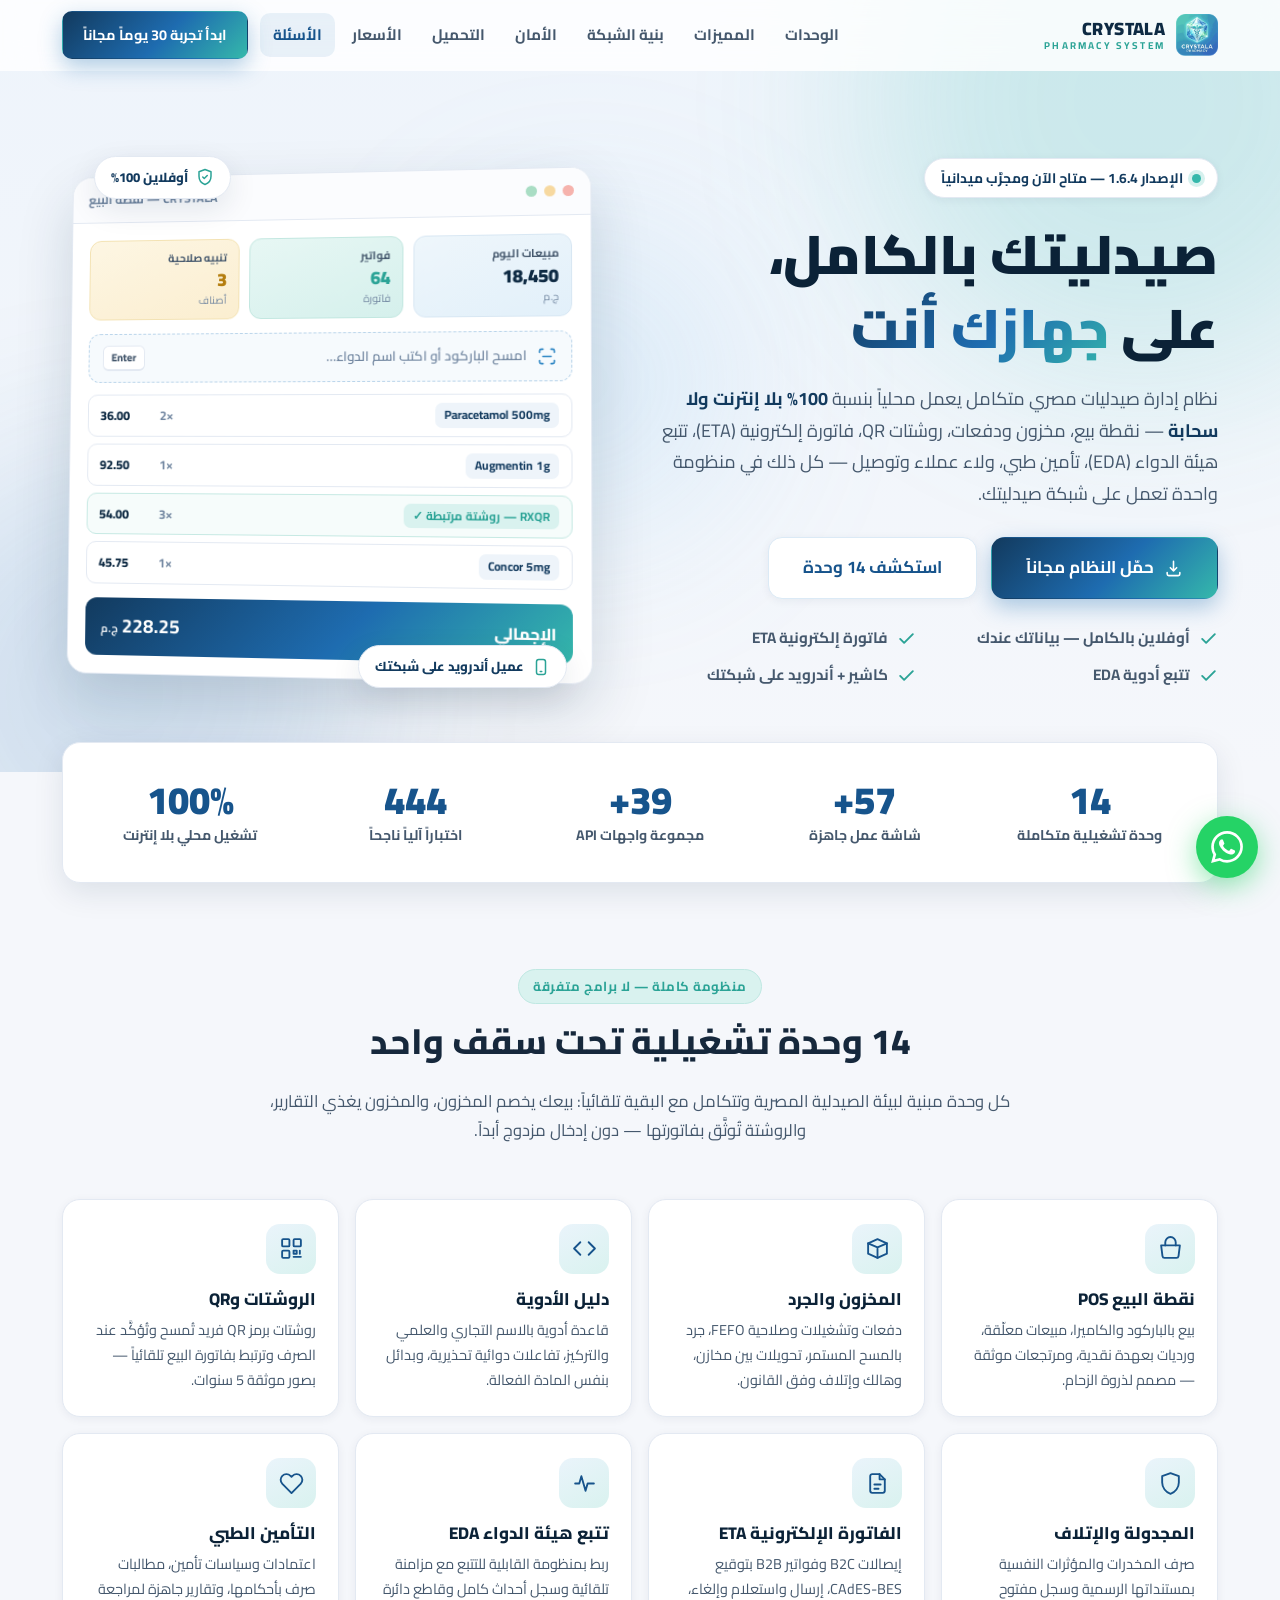
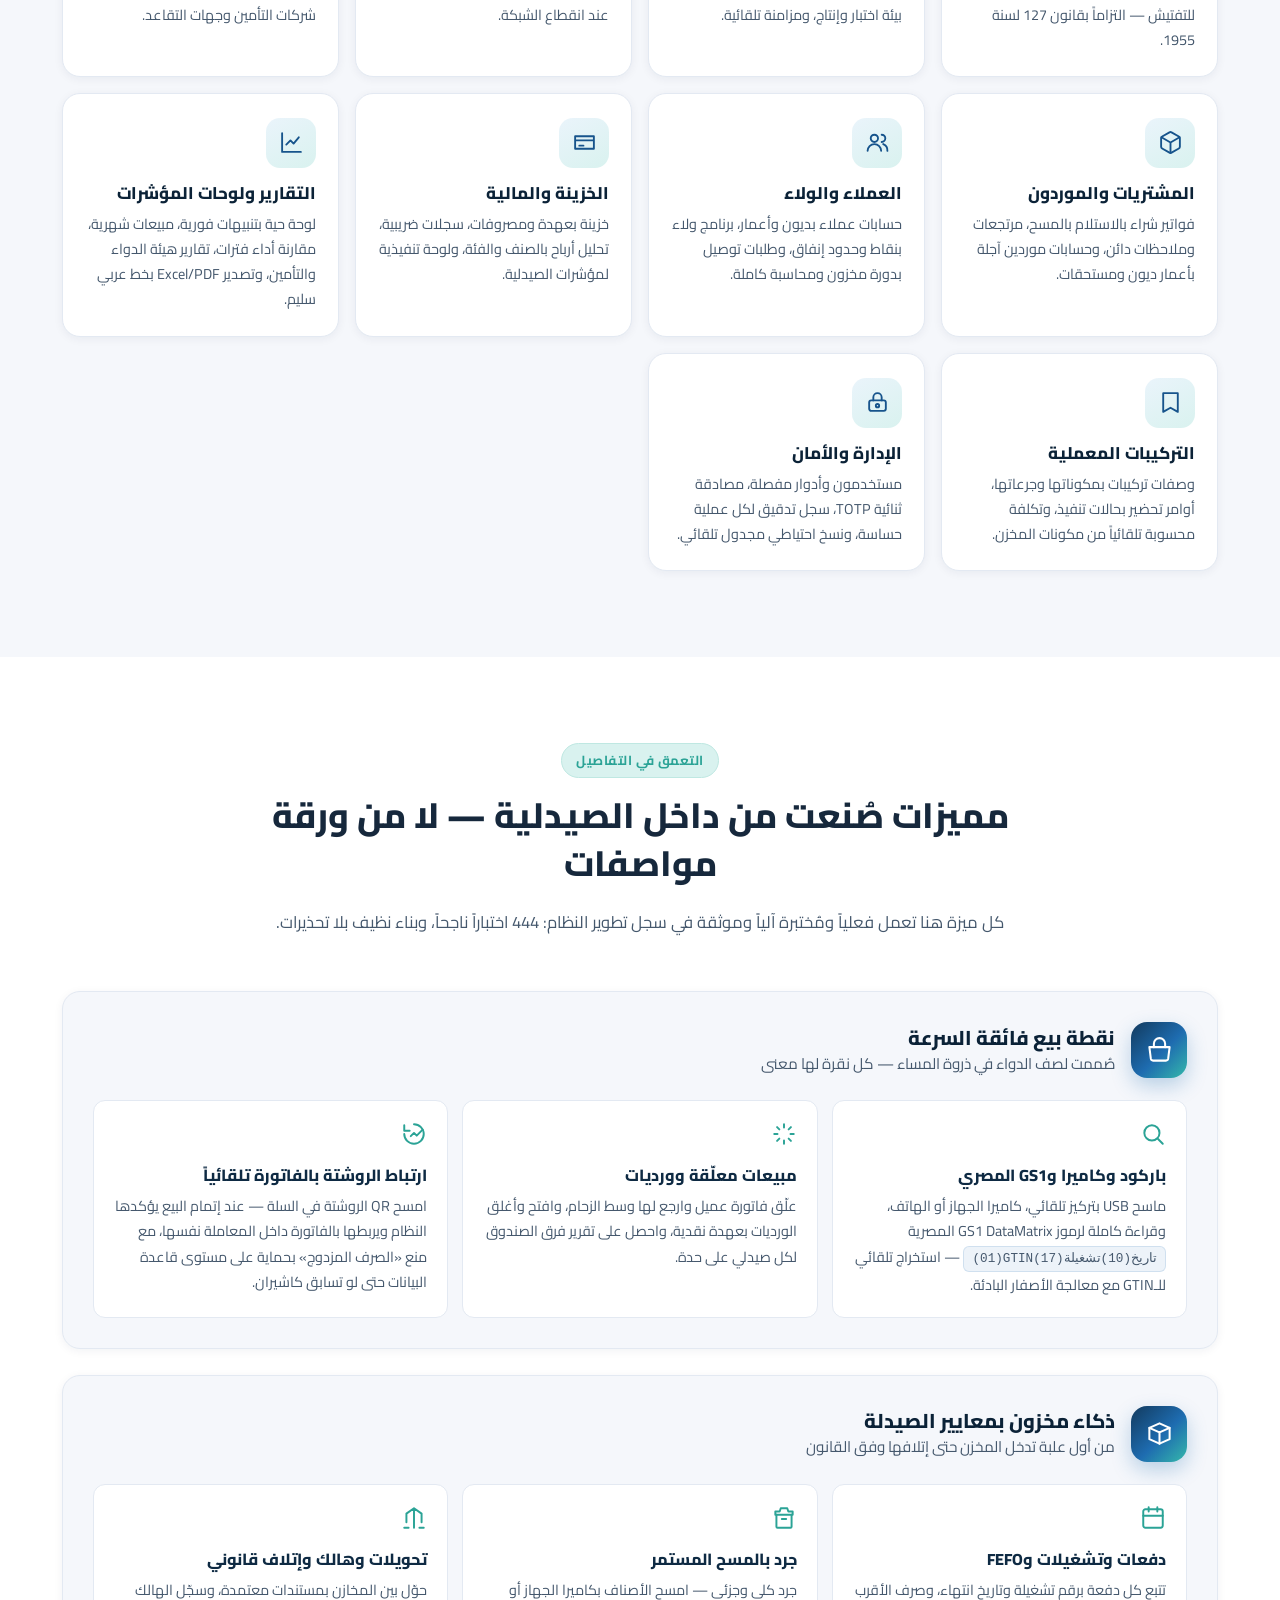
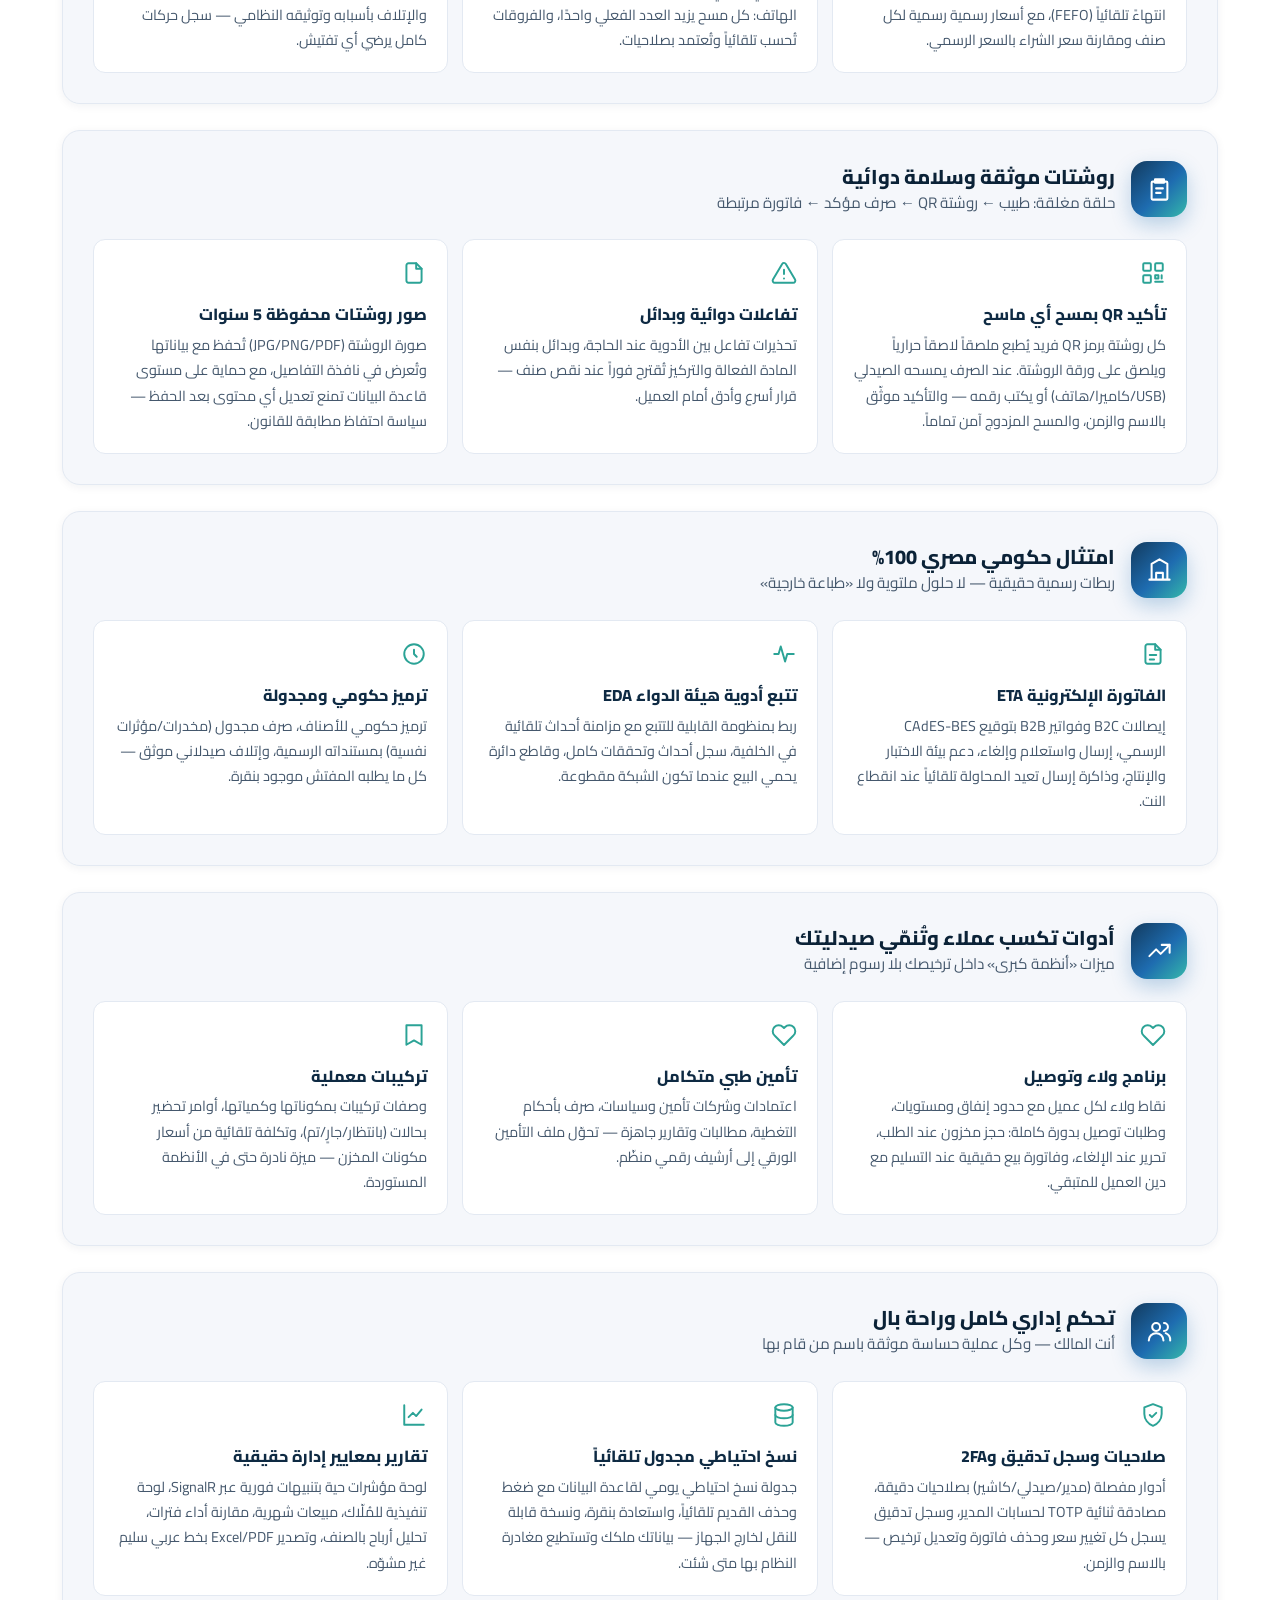
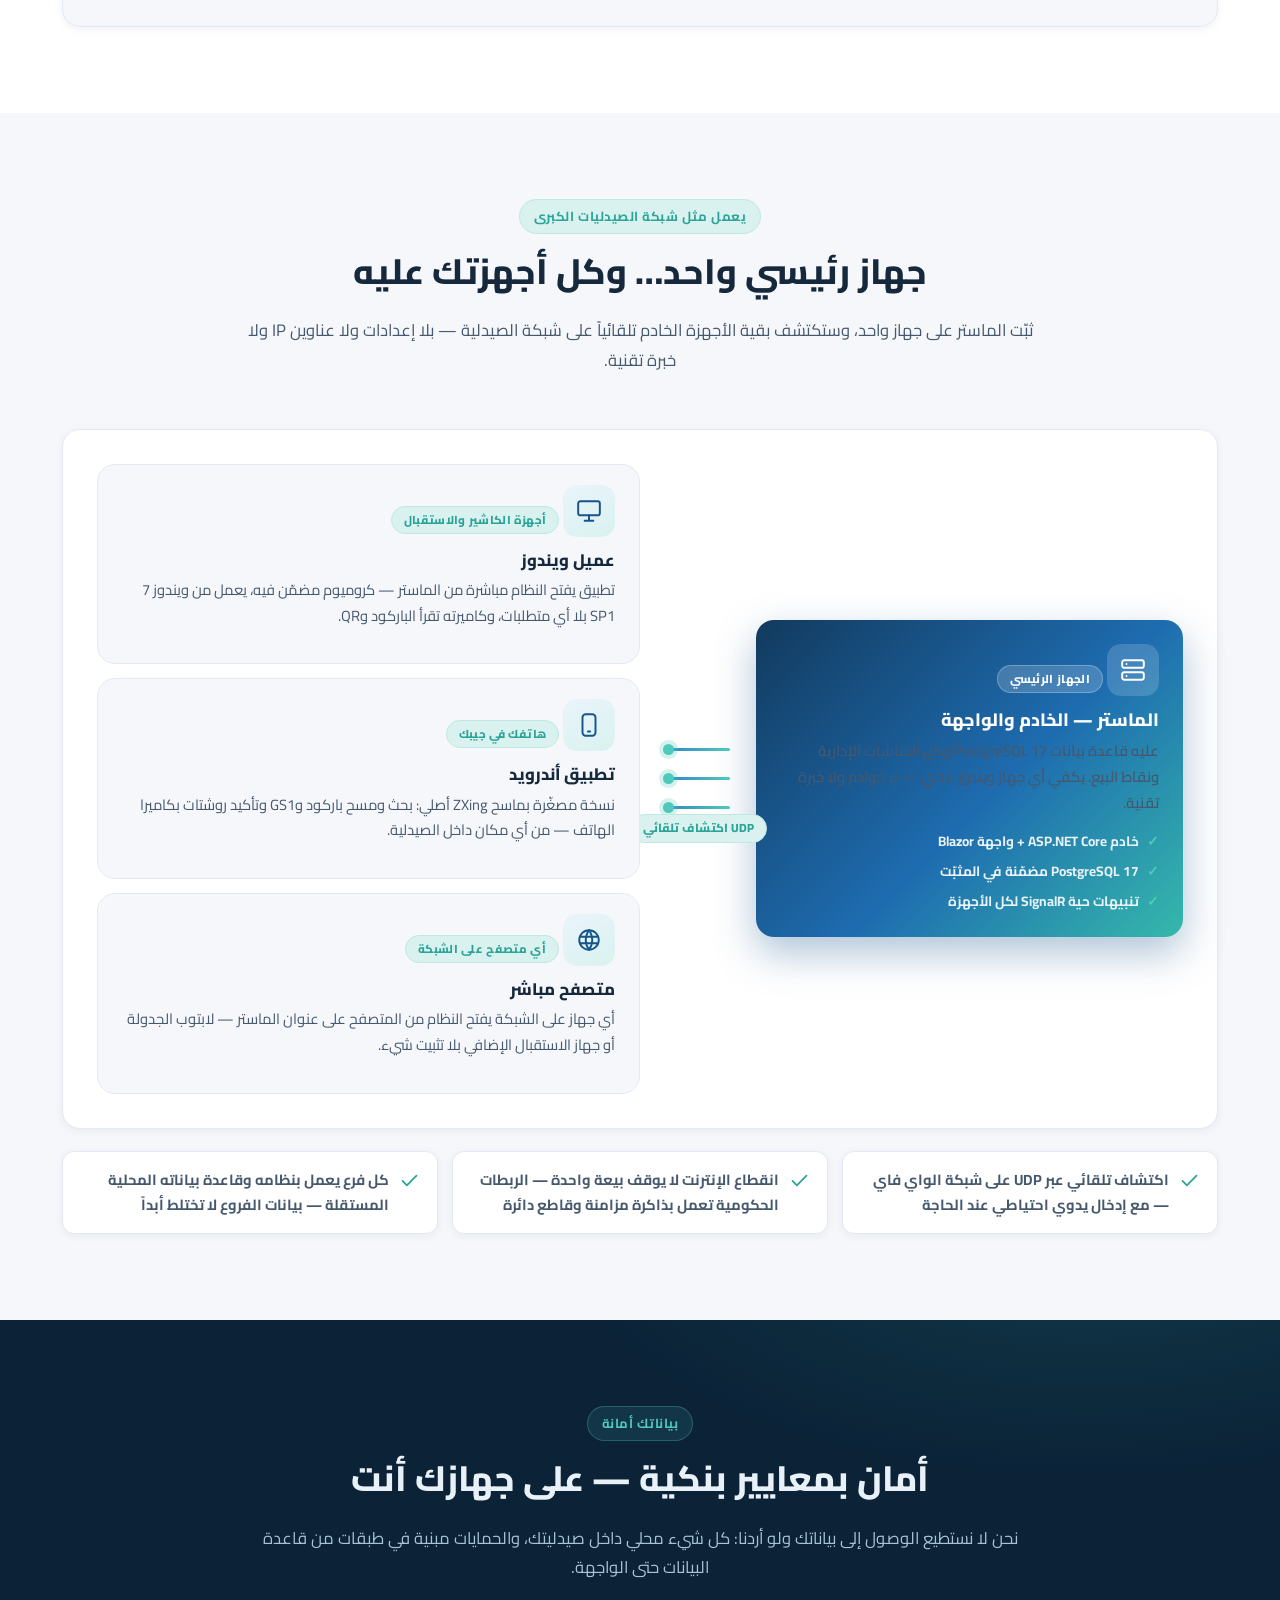
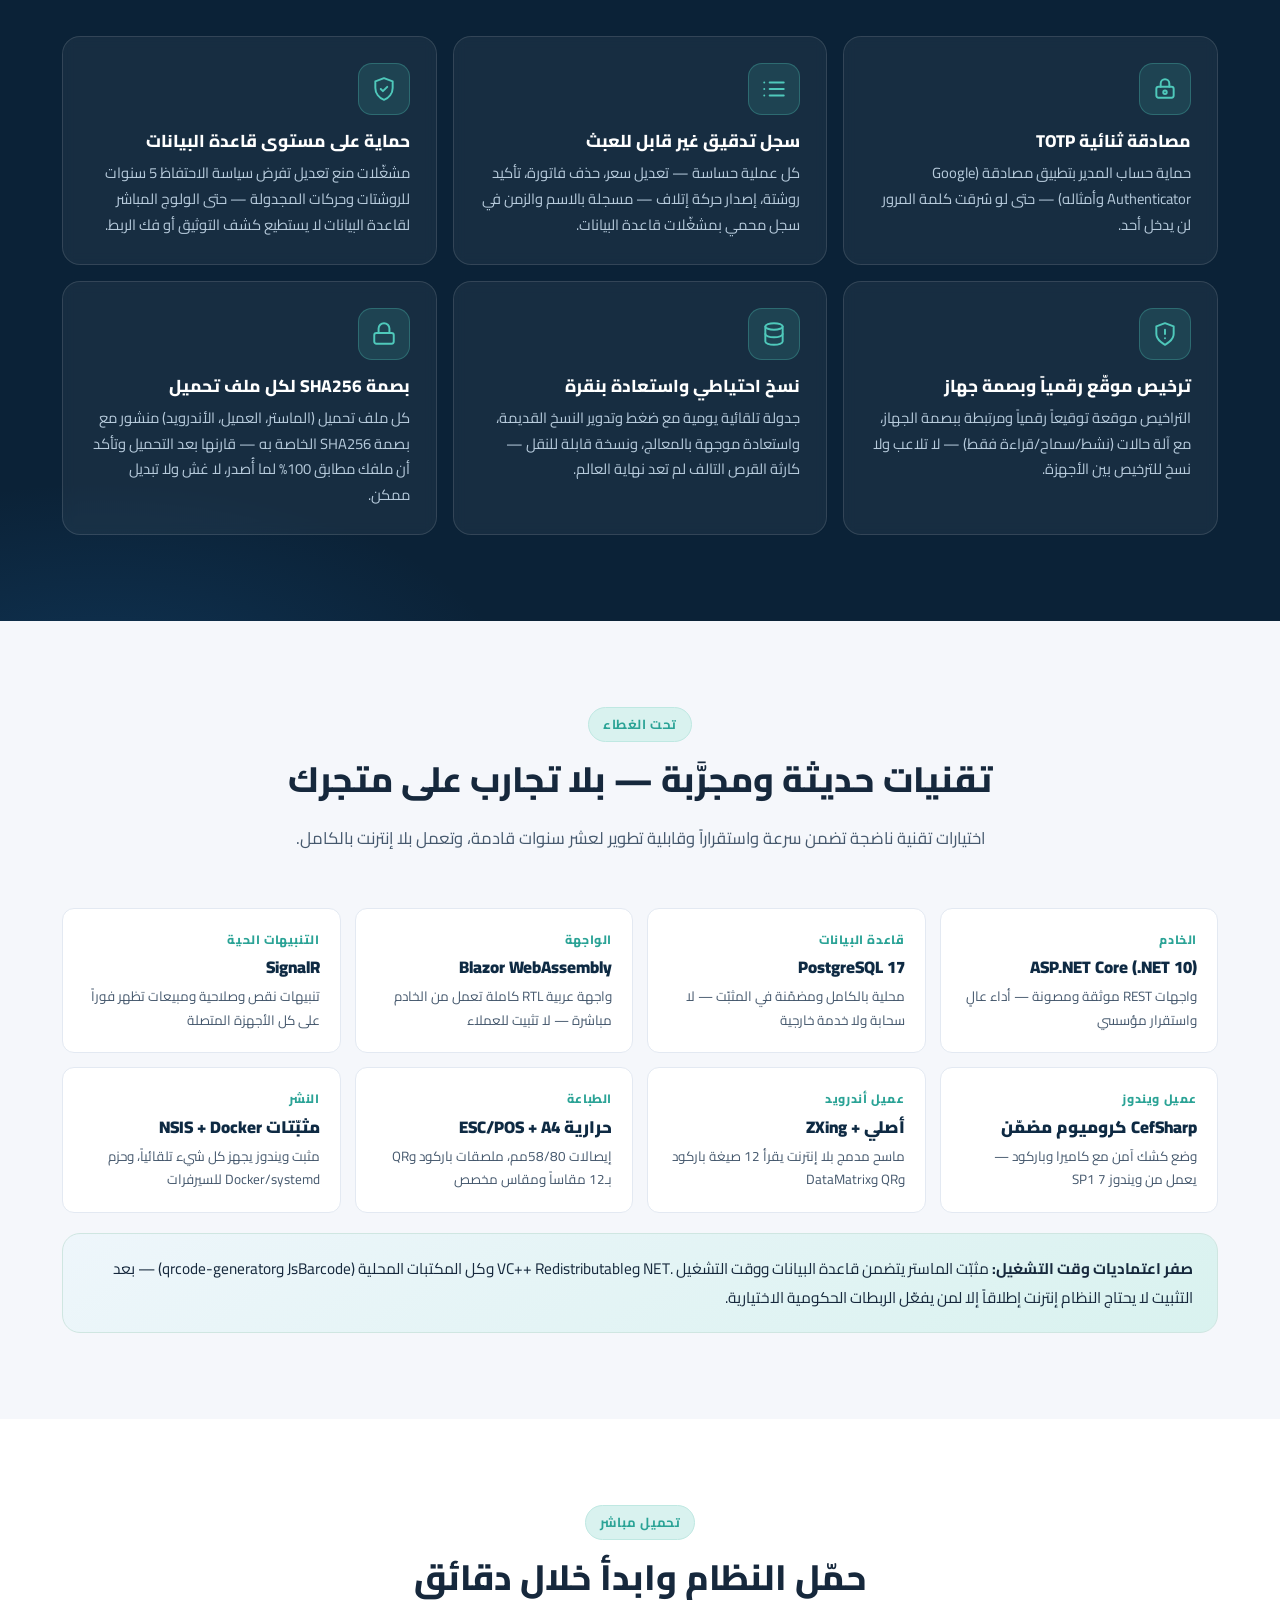
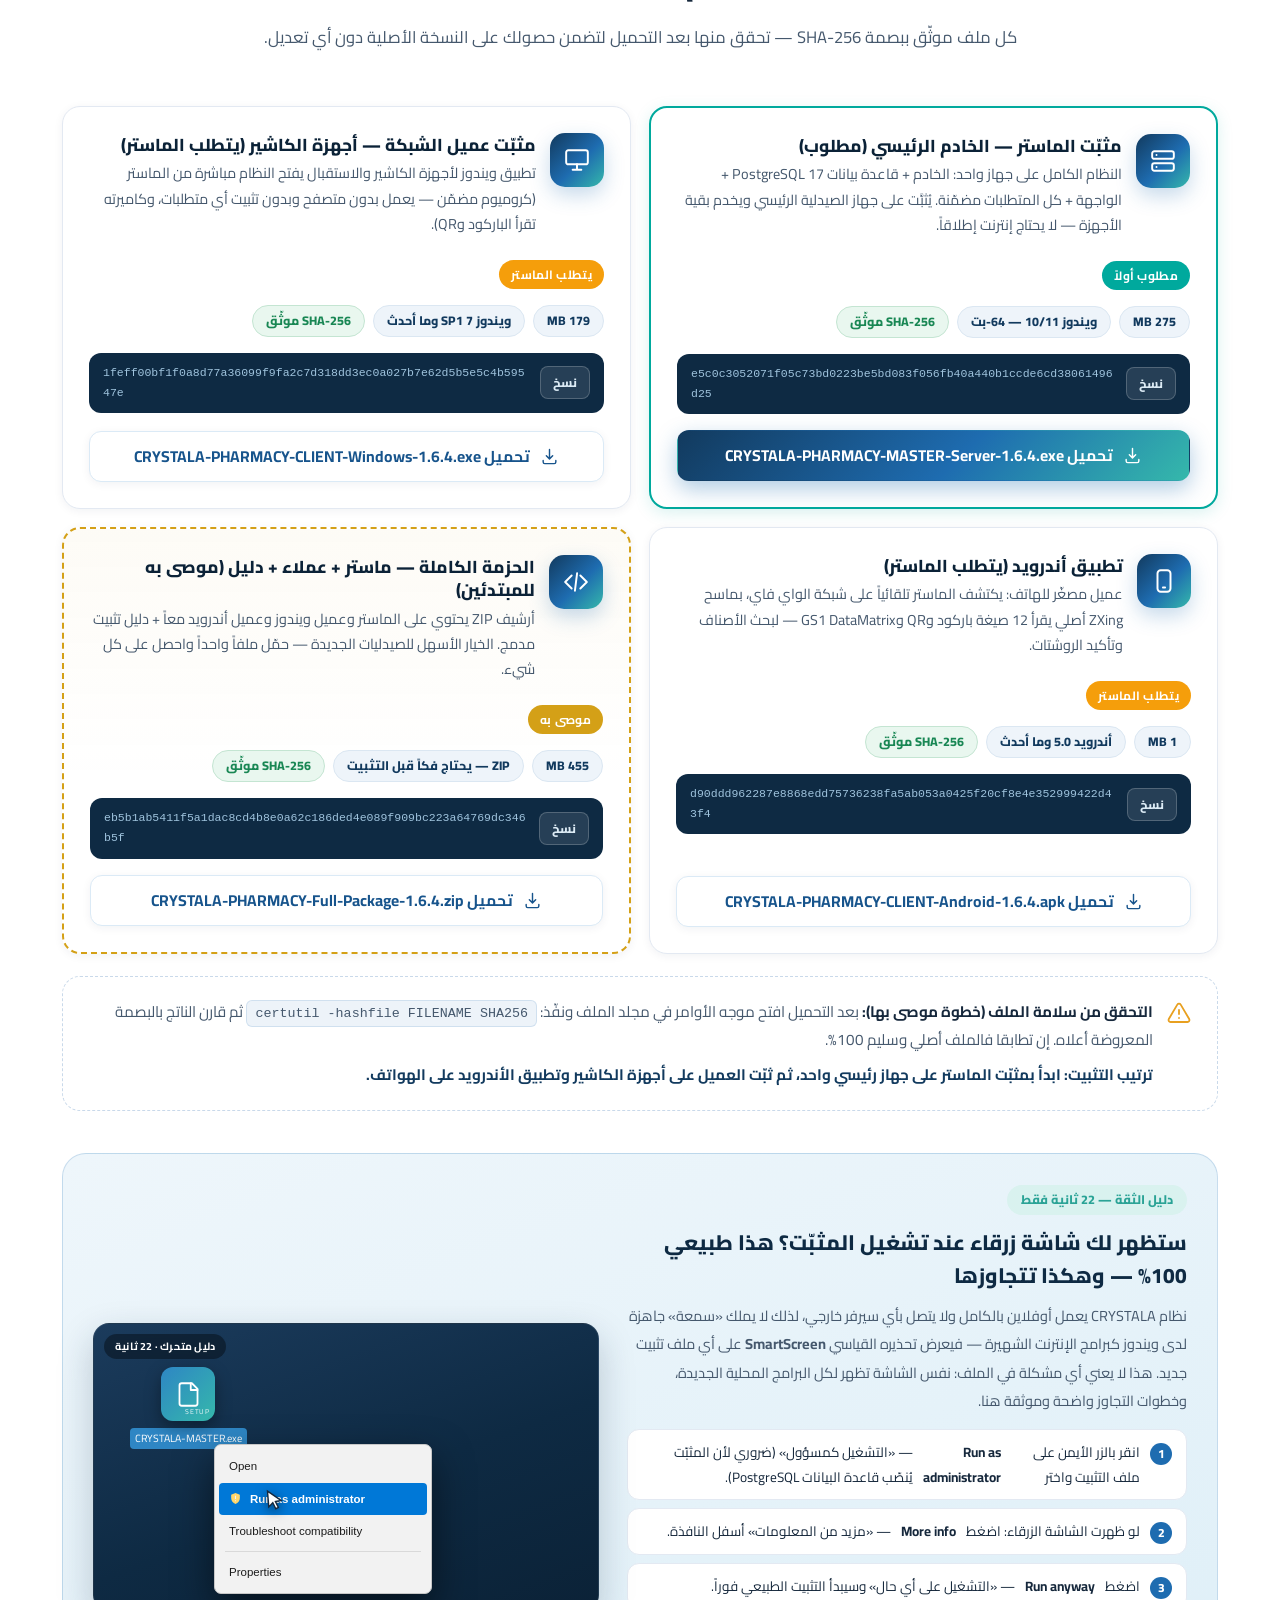
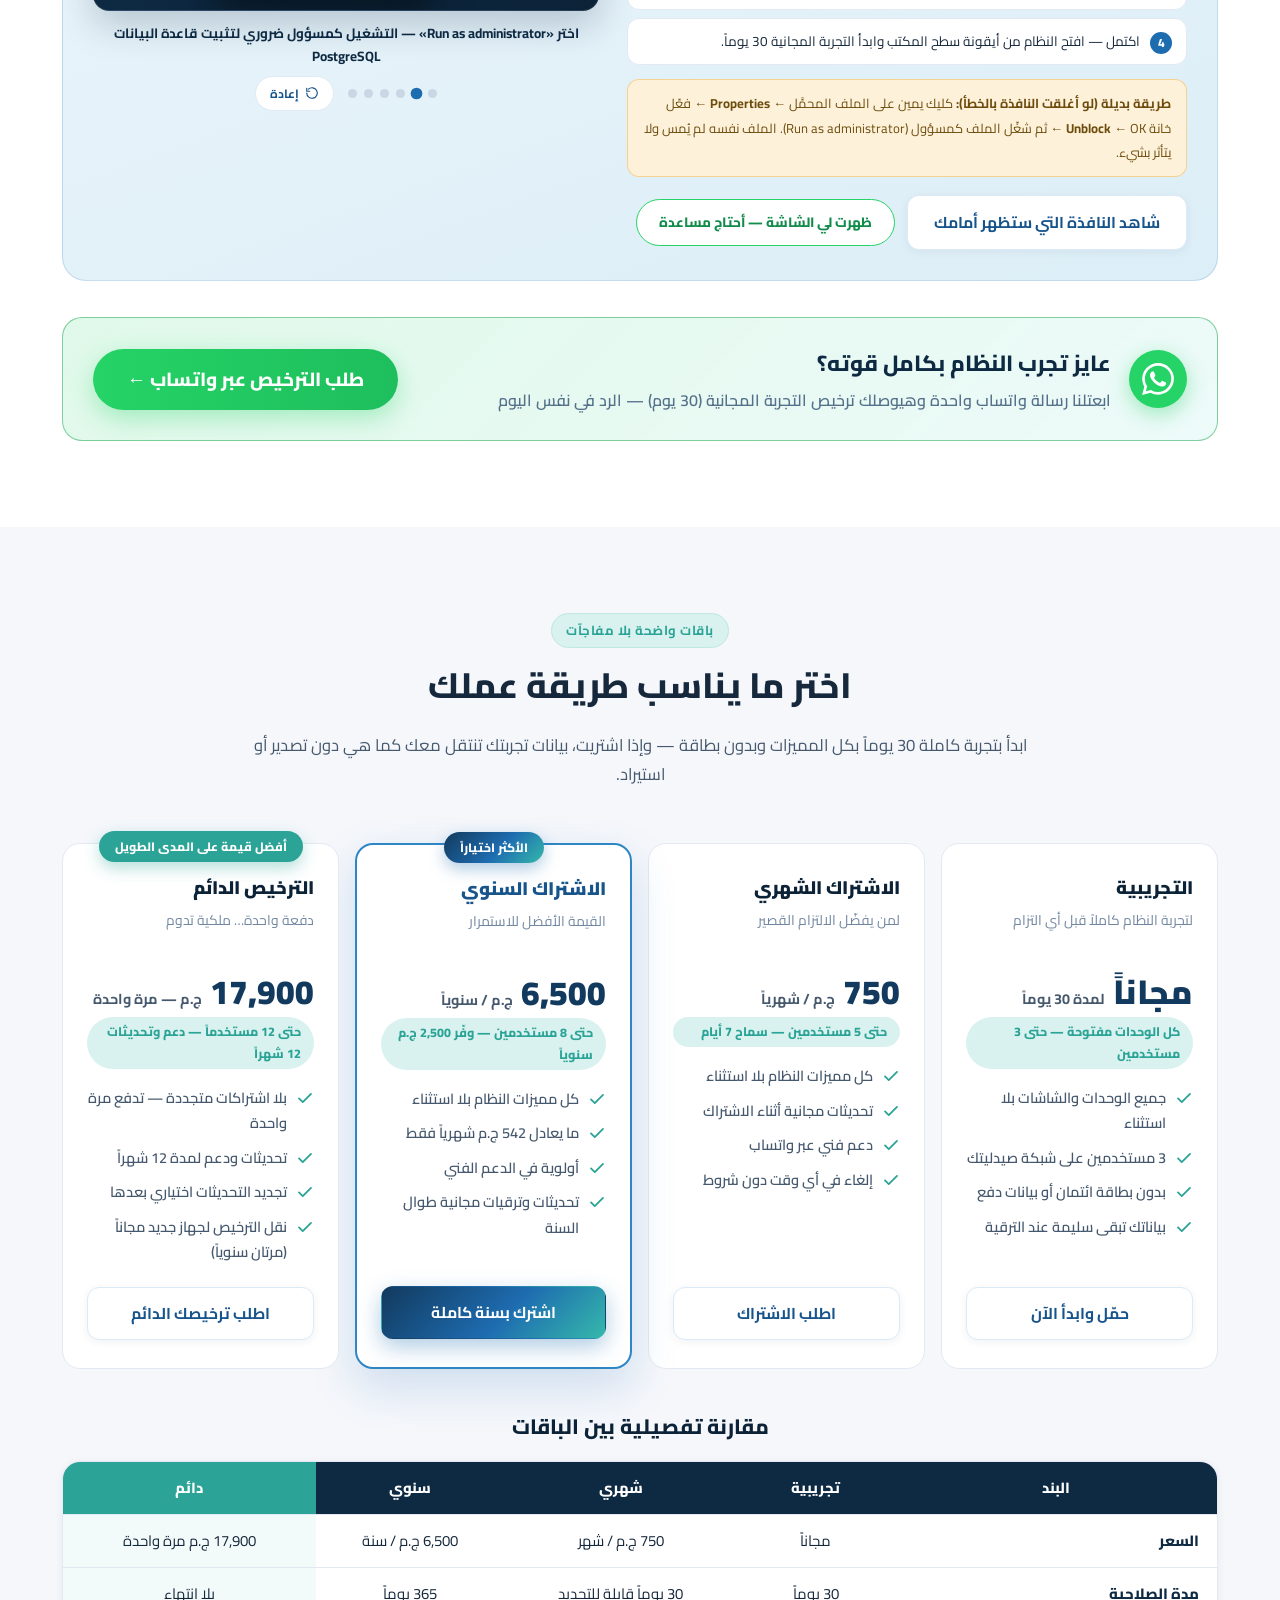
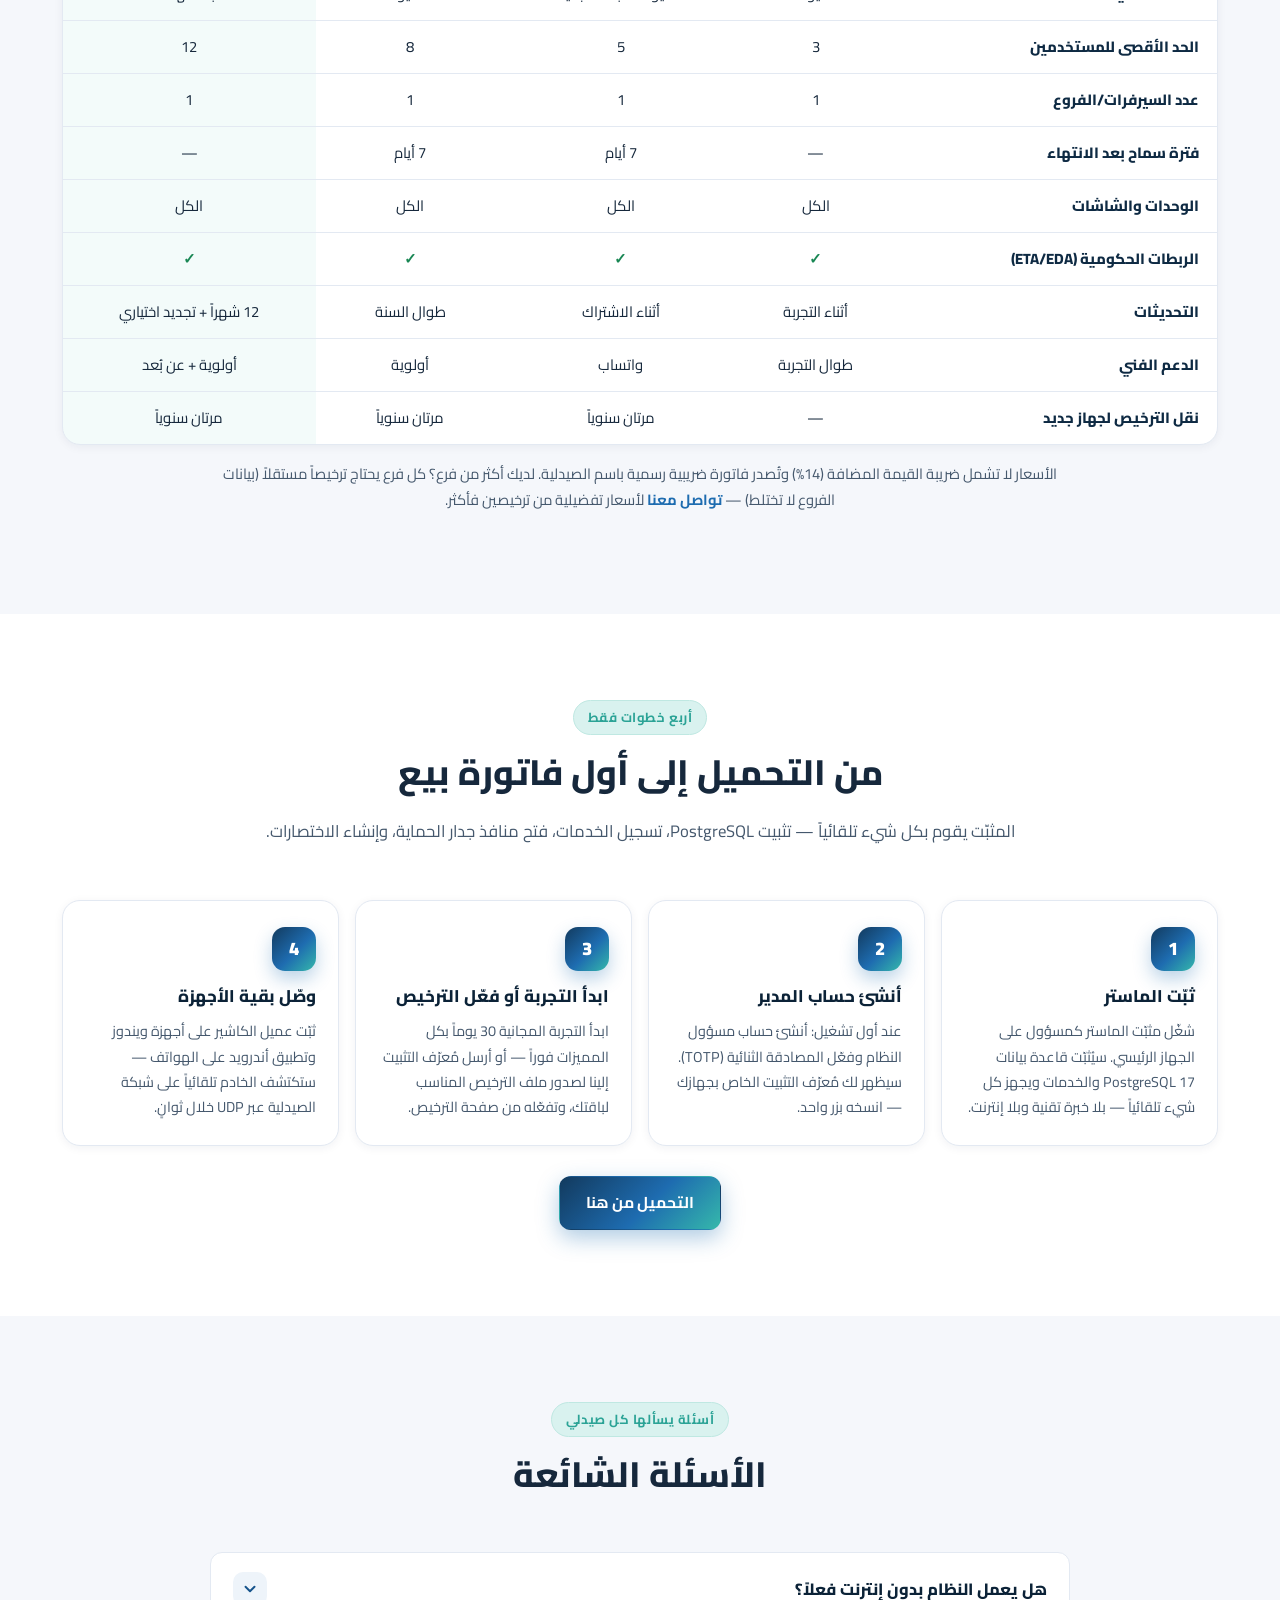
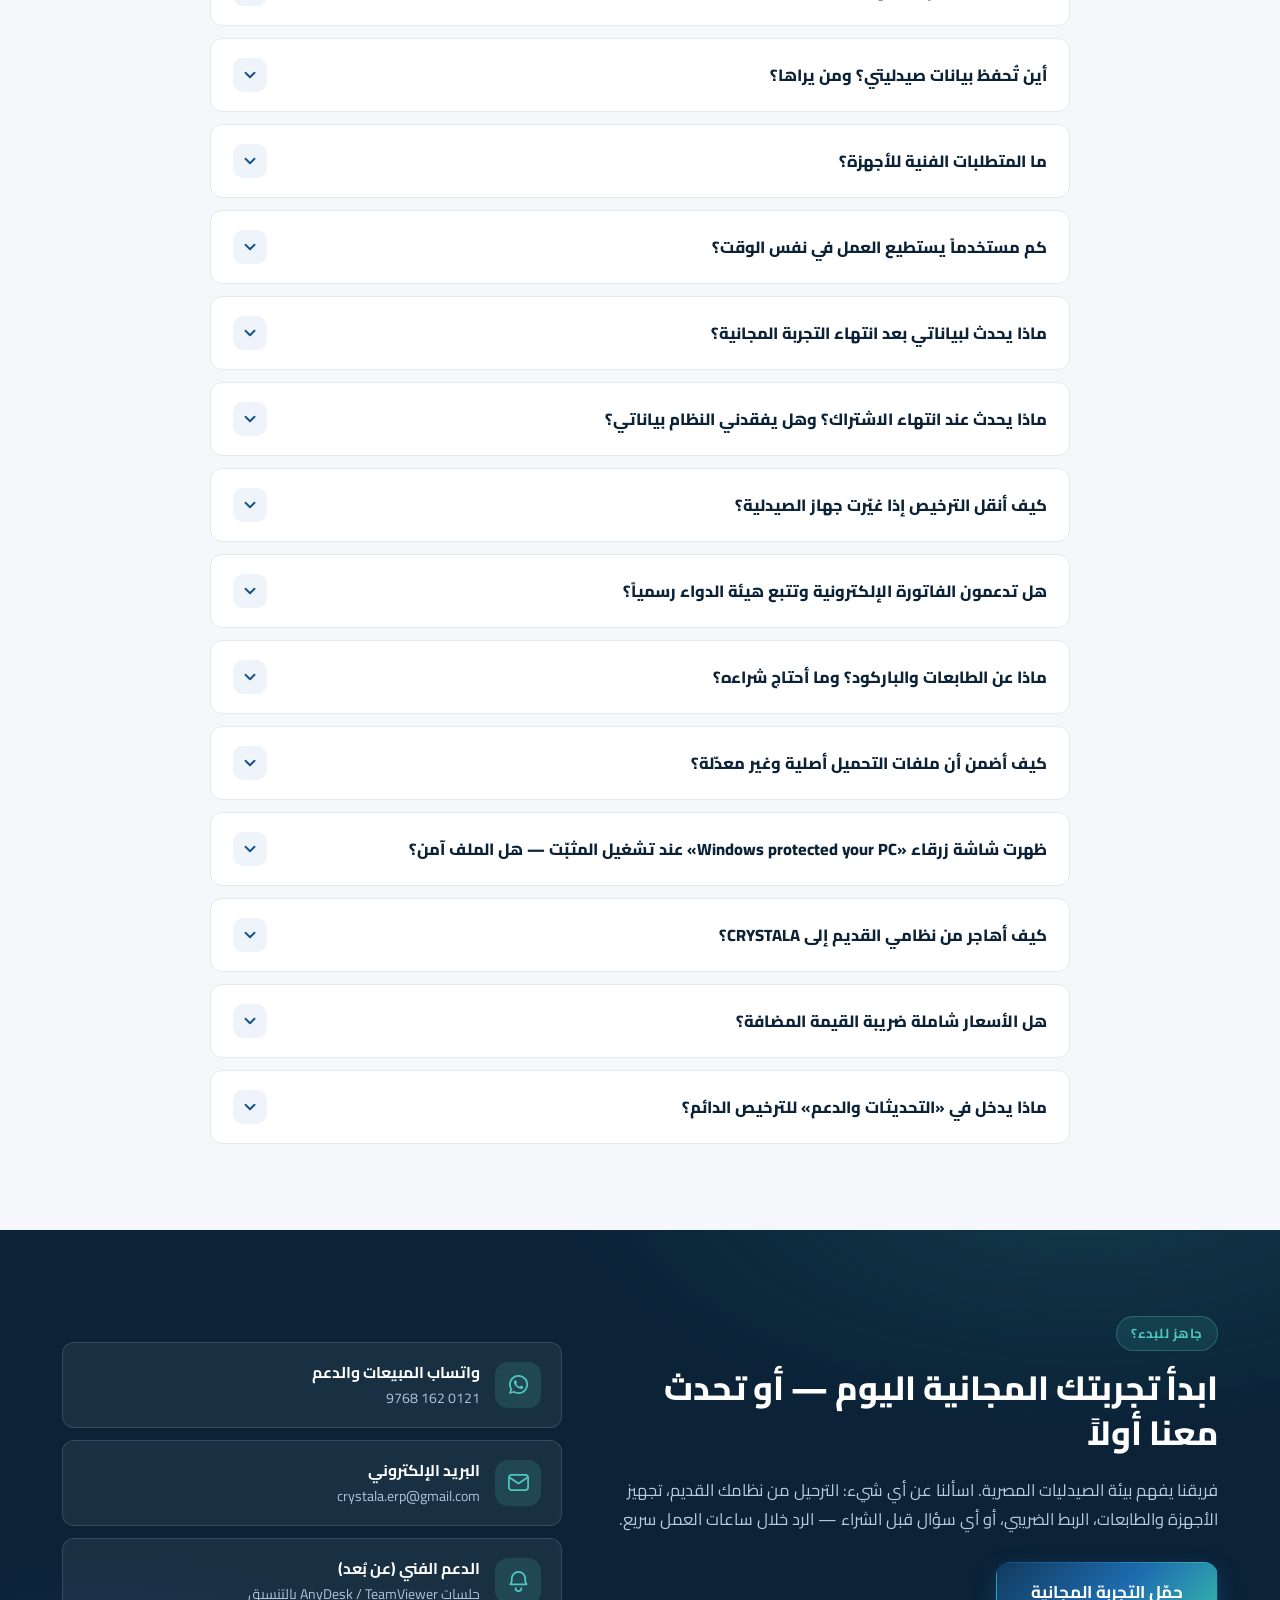
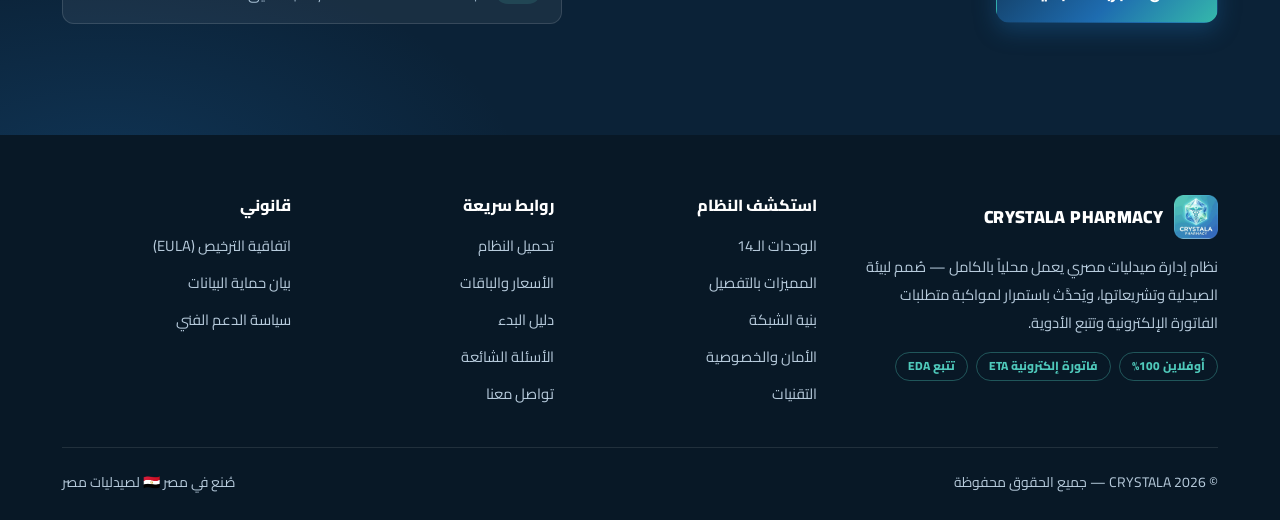
<file: index.html>
<!DOCTYPE html>
<html lang="ar" dir="rtl">
<head>
  <meta charset="utf-8" />
  <meta name="viewport" content="width=device-width, initial-scale=1.0" />
  <title>CRYSTALA PHARMACY — نظام إدارة الصيدليات | أوفلاين 100% + فاتورة إلكترونية</title>
  <meta name="description" content="نظام إدارة صيدليات مصري متكامل يعمل محلياً بالكامل بلا إنترنت: نقطة بيع بالباركود، مخزون ودفعات وصلاحية، روشتات QR بتأكيد موثق، فاتورة إلكترونية ETA، تتبع أدوية هيئة الدواء EDA، تأمين طبي، ولاء عملاء وتوصيل وتركيبات معملية — مع عملاء كاشير ويندوز وأندرويد على شبكة صيدليتك." />
  <meta name="theme-color" content="#0e2a43" />
  <link rel="icon" type="image/png" href="assets/img/favicon.png" />

  <!-- Open Graph -->
  <meta property="og:type" content="website" />
  <meta property="og:title" content="CRYSTALA PHARMACY — نظام إدارة الصيدليات" />
  <meta property="og:description" content="14 وحدة تشغيلية تعمل أوفلاين 100%: نقطة بيع، مخزون، روشتات QR، فاتورة إلكترونية ETA، تتبع EDA، تأمين طبي، ولاء وتوصيل — بياناتك على جهازك أنت." />
  <meta property="og:image" content="assets/img/logo-512.png" />
  <meta property="og:locale" content="ar_EG" />

  <!-- خط Cairo — نفس خط التطبيق -->
  <link rel="preconnect" href="https://fonts.googleapis.com" />
  <link rel="preconnect" href="https://fonts.gstatic.com" crossorigin />
  <link href="https://fonts.googleapis.com/css2?family=Cairo:wght@400;600;700;800;900&display=swap" rel="stylesheet" />

  <link rel="stylesheet" href="css/style.css?v=1.6.4.7" />

  <!-- بيانات منظمة لمحركات البحث -->
  <script type="application/ld+json">
  {
    "@context": "https://schema.org",
    "@type": "SoftwareApplication",
    "name": "CRYSTALA PHARMACY",
    "operatingSystem": "Windows, Android",
    "applicationCategory": "BusinessApplication",
    "inLanguage": "ar",
    "description": "نظام إدارة صيدليات يعمل محلياً بالكامل مع تكامل الفاتورة الإلكترونية المصرية وتتبع أدوية هيئة الدواء",
    "offers": { "@type": "Offer", "price": "6500", "priceCurrency": "EGP" },
    "featureList": "نقطة بيع، مخزون ودفعات، روشتات QR، فاتورة إلكترونية ETA، تتبع EDA، تأمين طبي، ولاء عملاء، توصيل، تركيبات معملية، تقارير"
  }
  </script>
</head>
<body>

<!-- شريط تقدم القراءة -->
<div class="scroll-progress" id="scroll-progress" aria-hidden="true"></div>

<!-- ═══════════ شريط التنقل ═══════════ -->
<header class="nav" id="nav">
  <div class="container nav__inner">
    <a class="nav__brand" href="#top">
      <img src="assets/img/logo-512.png" alt="شعار CRYSTALA PHARMACY" />
      <span>CRYSTALA<small>PHARMACY SYSTEM</small></span>
    </a>
    <nav aria-label="التنقل الرئيسي">
      <ul class="nav__links" id="nav-links">
        <li><a href="#modules">الوحدات</a></li>
        <li><a href="#features">المميزات</a></li>
        <li><a href="#architecture">بنية الشبكة</a></li>
        <li><a href="#security">الأمان</a></li>
        <li><a href="#download">التحميل</a></li>
        <li><a href="#pricing">الأسعار</a></li>
        <li><a href="#faq">الأسئلة</a></li>
        <li><a class="btn btn--primary nav__cta" href="#download">ابدأ تجربة 30 يوماً مجاناً</a></li>
      </ul>
    </nav>
    <button class="nav__burger" type="button" aria-label="فتح القائمة">
      <svg viewBox="0 0 24 24" fill="none" stroke="currentColor" stroke-width="2.2" stroke-linecap="round"><path d="M4 7h16M4 12h16M4 17h16"/></svg>
    </button>
  </div>
</header>

<!-- ═══════════ البطل ═══════════ -->
<section class="hero" id="top">
  <div class="hero__bg" aria-hidden="true">
    <span class="blob blob--1"></span>
    <span class="blob blob--2"></span>
    <span class="blob blob--3"></span>
  </div>
  <div class="container">
    <div class="hero__grid">
      <div class="hero__copy">
        <span class="hero__badge"><span class="dot"></span> الإصدار 1.6.4 — متاح الآن ومجرَّب ميدانياً</span>
        <h1>صيدليتك بالكامل،<br />على <span class="grad">جهازك أنت</span></h1>
        <p class="hero__sub">
          نظام إدارة صيدليات مصري متكامل يعمل محلياً بنسبة <strong>100% بلا إنترنت ولا سحابة</strong> —
          نقطة بيع، مخزون ودفعات، روشتات QR، فاتورة إلكترونية (ETA)، تتبع هيئة الدواء (EDA)،
          تأمين طبي، ولاء عملاء وتوصيل — كل ذلك في منظومة واحدة تعمل على شبكة صيدليتك.
        </p>
        <div class="hero__actions">
          <a class="btn btn--primary btn--lg" href="#download">
            <svg viewBox="0 0 24 24" fill="none" stroke="currentColor" stroke-width="2" stroke-linecap="round" stroke-linejoin="round"><path d="M12 3v12m0 0 4-4m-4 4-4-4"/><path d="M4 17v2a2 2 0 0 0 2 2h12a2 2 0 0 0 2-2v-2"/></svg>
            حمّل النظام مجاناً
          </a>
          <a class="btn btn--outline btn--lg" href="#modules">استكشف 14 وحدة</a>
        </div>
        <ul class="hero__points">
          <li><svg viewBox="0 0 24 24" fill="none" stroke="currentColor" stroke-width="2.4" stroke-linecap="round" stroke-linejoin="round"><path d="m4 12.5 5 5L20 6.5"/></svg> أوفلاين بالكامل — بياناتك عندك</li>
          <li><svg viewBox="0 0 24 24" fill="none" stroke="currentColor" stroke-width="2.4" stroke-linecap="round" stroke-linejoin="round"><path d="m4 12.5 5 5L20 6.5"/></svg> فاتورة إلكترونية ETA</li>
          <li><svg viewBox="0 0 24 24" fill="none" stroke="currentColor" stroke-width="2.4" stroke-linecap="round" stroke-linejoin="round"><path d="m4 12.5 5 5L20 6.5"/></svg> تتبع أدوية EDA</li>
          <li><svg viewBox="0 0 24 24" fill="none" stroke="currentColor" stroke-width="2.4" stroke-linecap="round" stroke-linejoin="round"><path d="m4 12.5 5 5L20 6.5"/></svg> كاشير + أندرويد على شبكتك</li>
        </ul>
      </div>

      <!-- محاكاة واجهة النظام (CSS خالص) -->
      <div class="hero__visual" aria-hidden="true">
        <div class="mock">
          <div class="mock__bar">
            <span></span><span></span><span></span>
            <em>CRYSTALA — نقطة البيع</em>
          </div>
          <div class="mock__body">
            <div class="mock__kpis">
              <div class="mock__kpi"><b>مبيعات اليوم</b><strong>18,450</strong><i>ج.م</i></div>
              <div class="mock__kpi mock__kpi--teal"><b>فواتير</b><strong>64</strong><i>فاتورة</i></div>
              <div class="mock__kpi mock__kpi--amber"><b>تنبيه صلاحية</b><strong>3</strong><i>أصناف</i></div>
            </div>
            <div class="mock__scan">
              <svg viewBox="0 0 24 24" fill="none" stroke="currentColor" stroke-width="2" stroke-linecap="round" stroke-linejoin="round"><path d="M3 7V5a2 2 0 0 1 2-2h2M17 3h2a2 2 0 0 1 2 2v2M21 17v2a2 2 0 0 1-2 2h-2M7 21H5a2 2 0 0 1-2-2v-2"/><path d="M7 12h10"/></svg>
              امسح الباركود أو اكتب اسم الدواء…
              <kbd>Enter</kbd>
            </div>
            <div class="mock__rows">
              <div class="mock__row"><span class="mock__pill">Paracetamol 500mg</span><span>×2</span><b>36.00</b></div>
              <div class="mock__row"><span class="mock__pill">Augmentin 1g</span><span>×1</span><b>92.50</b></div>
              <div class="mock__row mock__row--rx"><span class="mock__pill mock__pill--rx">RXQR — روشتة مرتبطة ✓</span><span>×3</span><b>54.00</b></div>
              <div class="mock__row"><span class="mock__pill">Concor 5mg</span><span>×1</span><b>45.75</b></div>
            </div>
            <div class="mock__total"><span>الإجمالي</span><b>228.25 <i>ج.م</i></b></div>
          </div>
        </div>
        <div class="float-chip float-chip--1">
          <svg viewBox="0 0 24 24" fill="none" stroke="currentColor" stroke-width="2" stroke-linecap="round" stroke-linejoin="round"><path d="M12 2 4 5v6c0 5 3.4 9.4 8 11 4.6-1.6 8-6 8-11V5l-8-3Z"/><path d="m9 12 2 2 4-4"/></svg>
          أوفلاين 100%
        </div>
        <div class="float-chip float-chip--2">
          <svg viewBox="0 0 24 24" fill="none" stroke="currentColor" stroke-width="2" stroke-linecap="round" stroke-linejoin="round"><rect x="6" y="2" width="12" height="20" rx="3"/><path d="M11 18h2"/></svg>
          عميل أندرويد على شبكتك
        </div>
      </div>
    </div>
  </div>
</section>

<!-- ═══════════ شريط الأرقام ═══════════ -->
<div class="container">
  <div class="stats reveal">
    <div class="stats__item">
      <div class="stats__num" data-count="14">0</div>
      <div class="stats__label">وحدة تشغيلية متكاملة</div>
    </div>
    <div class="stats__item">
      <div class="stats__num" data-count="57" data-suffix="+">0</div>
      <div class="stats__label">شاشة عمل جاهزة</div>
    </div>
    <div class="stats__item">
      <div class="stats__num" data-count="39" data-suffix="+">0</div>
      <div class="stats__label">مجموعة واجهات API</div>
    </div>
    <div class="stats__item">
      <div class="stats__num" data-count="444">0</div>
      <div class="stats__label">اختباراً آلياً ناجحاً</div>
    </div>
    <div class="stats__item">
      <div class="stats__num" data-count="100" data-suffix="%">0</div>
      <div class="stats__label">تشغيل محلي بلا إنترنت</div>
    </div>
  </div>
</div>

<!-- ═══════════ الوحدات الـ 14 ═══════════ -->
<section class="section" id="modules">
  <div class="container">
    <div class="sec-head reveal">
      <span class="sec-kicker">منظومة كاملة — لا برامج متفرقة</span>
      <h2 class="sec-title">14 وحدة تشغيلية تحت سقف واحد</h2>
      <p class="sec-sub">
        كل وحدة مبنية لبيئة الصيدلية المصرية وتتكامل مع البقية تلقائياً: بيعك يخصم المخزون،
        والمخزون يغذي التقارير، والروشتة تُوثَّق بفاتورتها — دون إدخال مزدوج أبداً.
      </p>
    </div>

    <div class="modules">

      <article class="module reveal">
        <span class="module__icon"><svg viewBox="0 0 24 24" fill="none" stroke="currentColor" stroke-width="1.8" stroke-linecap="round" stroke-linejoin="round"><path d="M3 9h18l-1.3 10.3a2 2 0 0 1-2 1.7H6.3a2 2 0 0 1-2-1.7L3 9Z"/><path d="M7 9V6a5 5 0 0 1 10 0v3"/></svg></span>
        <h3>نقطة البيع POS</h3>
        <p>بيع بالباركود والكاميرا، مبيعات معلّقة، ورديات بعهدة نقدية، ومرتجعات موثقة — مصمم لذروة الزحام.</p>
      </article>

      <article class="module reveal">
        <span class="module__icon"><svg viewBox="0 0 24 24" fill="none" stroke="currentColor" stroke-width="1.8" stroke-linecap="round" stroke-linejoin="round"><path d="M3 7l9-4 9 4v10l-9 4-9-4V7Z"/><path d="M3 7l9 4 9-4M12 11v10"/></svg></span>
        <h3>المخزون والجرد</h3>
        <p>دفعات وتشغيلات وصلاحية FEFO، جرد بالمسح المستمر، تحويلات بين مخازن، وهالك وإتلاف وفق القانون.</p>
      </article>

      <article class="module reveal">
        <span class="module__icon"><svg viewBox="0 0 24 24" fill="none" stroke="currentColor" stroke-width="1.8" stroke-linecap="round" stroke-linejoin="round"><path d="m8 6-6 6 6 6M16 6l6 6-6 6"/></svg></span>
        <h3>دليل الأدوية</h3>
        <p>قاعدة أدوية بالاسم التجاري والعلمي والتركيز، تفاعلات دوائية تحذيرية، وبدائل بنفس المادة الفعالة.</p>
      </article>

      <article class="module reveal">
        <span class="module__icon"><svg viewBox="0 0 24 24" fill="none" stroke="currentColor" stroke-width="1.8" stroke-linecap="round" stroke-linejoin="round"><rect x="3" y="3" width="7" height="7" rx="1"/><rect x="14" y="3" width="7" height="7" rx="1"/><rect x="3" y="14" width="7" height="7" rx="1"/><path d="M14 14h3v3h-3zM20 14v3M14 20h7"/></svg></span>
        <h3>الروشتات وQR</h3>
        <p>روشتات برمز QR فريد تُمسح وتُؤكَّد عند الصرف وترتبط بفاتورة البيع تلقائياً — بصور موثقة 5 سنوات.</p>
      </article>

      <article class="module reveal">
        <span class="module__icon"><svg viewBox="0 0 24 24" fill="none" stroke="currentColor" stroke-width="1.8" stroke-linecap="round" stroke-linejoin="round"><path d="M12 2 4 5v6c0 5 3.4 9.4 8 11 4.6-1.6 8-6 8-11V5l-8-3Z"/></svg></span>
        <h3>المجدولة والإتلاف</h3>
        <p>صرف المخدرات والمؤثرات النفسية بمستنداتها الرسمية وسجل مفتوح للتفتيش — التزاماً بقانون 127 لسنة 1955.</p>
      </article>

      <article class="module reveal">
        <span class="module__icon"><svg viewBox="0 0 24 24" fill="none" stroke="currentColor" stroke-width="1.8" stroke-linecap="round" stroke-linejoin="round"><path d="M14 3H7a2 2 0 0 0-2 2v14a2 2 0 0 0 2 2h10a2 2 0 0 0 2-2V8l-5-5Z"/><path d="M14 3v5h5M9 13h6M9 17h4"/></svg></span>
        <h3>الفاتورة الإلكترونية ETA</h3>
        <p>إيصالات B2C وفواتير B2B بتوقيع CAdES-BES، إرسال واستعلام وإلغاء، بيئة اختبار وإنتاج، ومزامنة تلقائية.</p>
      </article>

      <article class="module reveal">
        <span class="module__icon"><svg viewBox="0 0 24 24" fill="none" stroke="currentColor" stroke-width="1.8" stroke-linecap="round" stroke-linejoin="round"><path d="M3 12h4l2-7 4 14 2-7h6"/></svg></span>
        <h3>تتبع هيئة الدواء EDA</h3>
        <p>ربط بمنظومة القابلية للتتبع مع مزامنة تلقائية وسجل أحداث كامل وقاطع دائرة عند انقطاع الشبكة.</p>
      </article>

      <article class="module reveal">
        <span class="module__icon"><svg viewBox="0 0 24 24" fill="none" stroke="currentColor" stroke-width="1.8" stroke-linecap="round" stroke-linejoin="round"><path d="M20.8 4.6a5.5 5.5 0 0 0-7.8 0L12 5.6l-1-1a5.5 5.5 0 0 0-7.8 7.8l1 1L12 21.2l7.8-7.8 1-1a5.5 5.5 0 0 0 0-7.8Z"/></svg></span>
        <h3>التأمين الطبي</h3>
        <p>اعتمادات وسياسات تأمين، مطالبات صرف بأحكامها، وتقارير جاهزة لمراجعة شركات التأمين وجهات التقاعد.</p>
      </article>

      <article class="module reveal">
        <span class="module__icon"><svg viewBox="0 0 24 24" fill="none" stroke="currentColor" stroke-width="1.8" stroke-linecap="round" stroke-linejoin="round"><path d="M21 8a2 2 0 0 0-1-1.73l-7-4a2 2 0 0 0-2 0l-7 4A2 2 0 0 0 3 8v8a2 2 0 0 0 1 1.73l7 4a2 2 0 0 0 2 0l7-4A2 2 0 0 0 21 16Z"/><path d="m3.3 7 8.7 5 8.7-5M12 22V12"/></svg></span>
        <h3>المشتريات والموردون</h3>
        <p>فواتير شراء بالاستلام بالمسح، مرتجعات وملاحظات دائن، وحسابات موردين آجلة بأعمار ديون ومستحقات.</p>
      </article>

      <article class="module reveal">
        <span class="module__icon"><svg viewBox="0 0 24 24" fill="none" stroke="currentColor" stroke-width="1.8" stroke-linecap="round" stroke-linejoin="round"><circle cx="9" cy="8" r="3.5"/><path d="M2.5 20a6.5 6.5 0 0 1 13 0"/><path d="M16 4.5a3.5 3.5 0 0 1 0 7M17.5 13.5a6.5 6.5 0 0 1 4 6.5"/></svg></span>
        <h3>العملاء والولاء</h3>
        <p>حسابات عملاء بديون وأعمار، برنامج ولاء بنقاط وحدود إنفاق، وطلبات توصيل بدورة مخزون ومحاسبة كاملة.</p>
      </article>

      <article class="module reveal">
        <span class="module__icon"><svg viewBox="0 0 24 24" fill="none" stroke="currentColor" stroke-width="1.8" stroke-linecap="round" stroke-linejoin="round"><path d="M3 6h18v12H3zM3 10h18"/><path d="M7 15h4"/></svg></span>
        <h3>الخزينة والمالية</h3>
        <p>خزينة بعهدة ومصروفات، سجلات ضريبية، تحليل أرباح بالصنف والفئة، ولوحة تنفيذية لمؤشرات الصيدلية.</p>
      </article>

      <article class="module reveal">
        <span class="module__icon"><svg viewBox="0 0 24 24" fill="none" stroke="currentColor" stroke-width="1.8" stroke-linecap="round" stroke-linejoin="round"><path d="M3 3v18h18"/><path d="m7 14 4-4 3 3 5-6"/></svg></span>
        <h3>التقارير ولوحات المؤشرات</h3>
        <p>لوحة حية بتنبيهات فورية، مبيعات شهرية، مقارنة أداء فترات، تقارير هيئة الدواء والتأمين، وتصدير Excel/PDF بخط عربي سليم.</p>
      </article>

      <article class="module reveal">
        <span class="module__icon"><svg viewBox="0 0 24 24" fill="none" stroke="currentColor" stroke-width="1.8" stroke-linecap="round" stroke-linejoin="round"><path d="M5 3h14v18l-7-4-7 4V3Z"/></svg></span>
        <h3>التركيبات المعملية</h3>
        <p>وصفات تركيبات بمكوناتها وجرعاتها، أوامر تحضير بحالات تنفيذ، وتكلفة محسوبة تلقائياً من مكونات المخزن.</p>
      </article>

      <article class="module reveal">
        <span class="module__icon"><svg viewBox="0 0 24 24" fill="none" stroke="currentColor" stroke-width="1.8" stroke-linecap="round" stroke-linejoin="round"><rect x="4" y="10" width="16" height="10" rx="2"/><path d="M8 10V7a4 4 0 0 1 8 0v3"/><circle cx="12" cy="15" r="1.6"/></svg></span>
        <h3>الإدارة والأمان</h3>
        <p>مستخدمون وأدوار مفصلة، مصادقة ثنائية TOTP، سجل تدقيق لكل عملية حساسة، ونسخ احتياطي مجدول تلقائي.</p>
      </article>

    </div>
  </div>
</section>

<!-- ═══════════ المميزات بالتفصيل ═══════════ -->
<section class="section section--alt" id="features">
  <div class="container">
    <div class="sec-head reveal">
      <span class="sec-kicker">التعمق في التفاصيل</span>
      <h2 class="sec-title">مميزات صُنعت من داخل الصيدلية — لا من ورقة مواصفات</h2>
      <p class="sec-sub">كل ميزة هنا تعمل فعلياً ومُختبرة آلياً وموثقة في سجل تطوير النظام: 444 اختباراً ناجحاً، وبناء نظيف بلا تحذيرات.</p>
    </div>

    <div class="feat-groups">

      <!-- نقطة البيع -->
      <div class="feat-group reveal">
        <div class="feat-group__head">
          <span class="feat-group__icon"><svg viewBox="0 0 24 24" fill="none" stroke="currentColor" stroke-width="1.8" stroke-linecap="round" stroke-linejoin="round"><path d="M3 9h18l-1.3 10.3a2 2 0 0 1-2 1.7H6.3a2 2 0 0 1-2-1.7L3 9Z"/><path d="M7 9V6a5 5 0 0 1 10 0v3"/></svg></span>
          <div>
            <h3 class="feat-group__title">نقطة بيع فائقة السرعة</h3>
            <p class="feat-group__desc">صُممت لصف الدواء في ذروة المساء — كل نقرة لها معنى</p>
          </div>
        </div>
        <div class="feats">
          <div class="feat">
            <svg viewBox="0 0 24 24" fill="none" stroke="currentColor" stroke-width="1.8" stroke-linecap="round" stroke-linejoin="round"><path d="m21 21-4.35-4.35"/><circle cx="11" cy="11" r="7"/></svg>
            <h4>باركود وكاميرا وGS1 المصري</h4>
            <p>ماسح USB بتركيز تلقائي، كاميرا الجهاز أو الهاتف، وقراءة كاملة لرموز GS1 DataMatrix المصرية <code>(01)GTIN(17)تاريخ(10)تشغيلة</code> — استخراج تلقائي للـGTIN مع معالجة الأصفار البادئة.</p>
          </div>
          <div class="feat">
            <svg viewBox="0 0 24 24" fill="none" stroke="currentColor" stroke-width="1.8" stroke-linecap="round" stroke-linejoin="round"><path d="M12 3v3m0 12v3M3 12h3m12 0h3M5.6 5.6l2.1 2.1m8.6 8.6 2.1 2.1m0-12.8-2.1 2.1M7.7 16.3l-2.1 2.1"/></svg>
            <h4>مبيعات معلّقة وورديات</h4>
            <p>علّق فاتورة عميل وارجع لها وسط الزحام، وافتح وأغلق الورديات بعهدة نقدية، واحصل على تقرير فرق الصندوق لكل صيدلي على حدة.</p>
          </div>
          <div class="feat">
            <svg viewBox="0 0 24 24" fill="none" stroke="currentColor" stroke-width="1.8" stroke-linecap="round" stroke-linejoin="round"><path d="M3 12a9 9 0 1 0 9-9"/><path d="M3 4v5h5"/><path d="M9 14 12 11l2.5 2.5L20 8"/></svg>
            <h4>ارتباط الروشتة بالفاتورة تلقائياً</h4>
            <p>امسح QR الروشتة في السلة — عند إتمام البيع يؤكدها النظام ويربطها بالفاتورة داخل المعاملة نفسها، مع منع «الصرف المزدوج» بحماية على مستوى قاعدة البيانات حتى لو تسابق كاشيران.</p>
          </div>
        </div>
      </div>

      <!-- المخزون -->
      <div class="feat-group reveal">
        <div class="feat-group__head">
          <span class="feat-group__icon"><svg viewBox="0 0 24 24" fill="none" stroke="currentColor" stroke-width="1.8" stroke-linecap="round" stroke-linejoin="round"><path d="M3 7l9-4 9 4v10l-9 4-9-4V7Z"/><path d="M3 7l9 4 9-4M12 11v10"/></svg></span>
          <div>
            <h3 class="feat-group__title">ذكاء مخزون بمعايير الصيدلة</h3>
            <p class="feat-group__desc">من أول علبة تدخل المخزن حتى إتلافها وفق القانون</p>
          </div>
        </div>
        <div class="feats">
          <div class="feat">
            <svg viewBox="0 0 24 24" fill="none" stroke="currentColor" stroke-width="1.8" stroke-linecap="round" stroke-linejoin="round"><rect x="3" y="4" width="18" height="17" rx="2"/><path d="M8 2v4m8-4v4M3 10h18"/></svg>
            <h4>دفعات وتشغيلات وFEFO</h4>
            <p>تتبع كل دفعة برقم تشغيلة وتاريخ انتهاء، وصرف الأقرب انتهاءً تلقائياً (FEFO)، مع أسعار رسمية رسمية لكل صنف ومقارنة سعر الشراء بالسعر الرسمي.</p>
          </div>
          <div class="feat">
            <svg viewBox="0 0 24 24" fill="none" stroke="currentColor" stroke-width="1.8" stroke-linecap="round" stroke-linejoin="round"><path d="M9 3h6l1 3h4v3H4V6h4l1-3Z"/><path d="M5 9v11a1 1 0 0 0 1 1h12a1 1 0 0 0 1-1V9"/><path d="M10 13h4"/></svg>
            <h4>جرد بالمسح المستمر</h4>
            <p>جرد كلي وجزئي — امسح الأصناف بكاميرا الجهاز أو الهاتف: كل مسح يزيد العدد الفعلي واحدًا، والفروقات تُحسب تلقائياً وتُعتمد بصلاحيات.</p>
          </div>
          <div class="feat">
            <svg viewBox="0 0 24 24" fill="none" stroke="currentColor" stroke-width="1.8" stroke-linecap="round" stroke-linejoin="round"><path d="M12 3v18M5 8l7-5 7 5M5 8v8m14-8v8M3 21h4m10 0h4"/></svg>
            <h4>تحويلات وهالك وإتلاف قانوني</h4>
            <p>حوّل بين المخازن بمستندات معتمدة، وسجّل الهالك والإتلاف بأسبابه وتوثيقه النظامي — سجل حركات كامل يرضي أي تفتيش.</p>
          </div>
        </div>
      </div>

      <!-- الروشتات والسلامة الدوائية -->
      <div class="feat-group reveal">
        <div class="feat-group__head">
          <span class="feat-group__icon"><svg viewBox="0 0 24 24" fill="none" stroke="currentColor" stroke-width="1.8" stroke-linecap="round" stroke-linejoin="round"><path d="M8 3h8v3H8zM6 5h12a1 1 0 0 1 1 1v14a1 1 0 0 1-1 1H6a1 1 0 0 1-1-1V6a1 1 0 0 1 1-1Z"/><path d="M9 11h6M9 15h4"/></svg></span>
          <div>
            <h3 class="feat-group__title">روشتات موثقة وسلامة دوائية</h3>
            <p class="feat-group__desc">حلقة مغلقة: طبيب ← روشتة QR ← صرف مؤكد ← فاتورة مرتبطة</p>
          </div>
        </div>
        <div class="feats">
          <div class="feat">
            <svg viewBox="0 0 24 24" fill="none" stroke="currentColor" stroke-width="1.8" stroke-linecap="round" stroke-linejoin="round"><rect x="3" y="3" width="7" height="7" rx="1"/><rect x="14" y="3" width="7" height="7" rx="1"/><rect x="3" y="14" width="7" height="7" rx="1"/><path d="M14 14h3v3h-3zM20 14v3M14 20h7"/></svg>
            <h4>تأكيد QR بمسح أي ماسح</h4>
            <p>كل روشتة برمز QR فريد يُطبع ملصقاً لاصقاً حرارياً ويلصق على ورقة الروشتة. عند الصرف يمسحه الصيدلي (USB/كاميرا/هاتف) أو يكتب رقمه — والتأكيد موثّق بالاسم والزمن، والمسح المزدوج آمن تماماً.</p>
          </div>
          <div class="feat">
            <svg viewBox="0 0 24 24" fill="none" stroke="currentColor" stroke-width="1.8" stroke-linecap="round" stroke-linejoin="round"><path d="M10.3 3.6 1.8 18a2 2 0 0 0 1.7 3h17a2 2 0 0 0 1.7-3L13.7 3.6a2 2 0 0 0-3.4 0Z"/><path d="M12 9v4m0 4h.01"/></svg>
            <h4>تفاعلات دوائية وبدائل</h4>
            <p>تحذيرات تفاعل بين الأدوية عند الحاجة، وبدائل بنفس المادة الفعالة والتركيز تُقترح فوراً عند نقص صنف — قرار أسرع وأدق أمام العميل.</p>
          </div>
          <div class="feat">
            <svg viewBox="0 0 24 24" fill="none" stroke="currentColor" stroke-width="1.8" stroke-linecap="round" stroke-linejoin="round"><path d="M14 3H7a2 2 0 0 0-2 2v14a2 2 0 0 0 2 2h10a2 2 0 0 0 2-2V8l-5-5Z"/><path d="M14 3v5h5"/></svg>
            <h4>صور روشتات محفوظة 5 سنوات</h4>
            <p>صورة الروشتة (JPG/PNG/PDF) تُحفظ مع بياناتها وتُعرض في نافذة التفاصيل، مع حماية على مستوى قاعدة البيانات تمنع تعديل أي محتوى بعد الحفظ — سياسة احتفاظ مطابقة للقانون.</p>
          </div>
        </div>
      </div>

      <!-- الامتثال الحكومي -->
      <div class="feat-group reveal">
        <div class="feat-group__head">
          <span class="feat-group__icon"><svg viewBox="0 0 24 24" fill="none" stroke="currentColor" stroke-width="1.8" stroke-linecap="round" stroke-linejoin="round"><path d="M3 21h18M5 21V7l7-4 7 4v14M9 21v-6h6v6"/></svg></span>
          <div>
            <h3 class="feat-group__title">امتثال حكومي مصري 100%</h3>
            <p class="feat-group__desc">ربطات رسمية حقيقية — لا حلول ملتوية ولا «طباعة خارجية»</p>
          </div>
        </div>
        <div class="feats">
          <div class="feat">
            <svg viewBox="0 0 24 24" fill="none" stroke="currentColor" stroke-width="1.8" stroke-linecap="round" stroke-linejoin="round"><path d="M14 3H7a2 2 0 0 0-2 2v14a2 2 0 0 0 2 2h10a2 2 0 0 0 2-2V8l-5-5Z"/><path d="M14 3v5h5M9 13h6M9 17h4"/></svg>
            <h4>الفاتورة الإلكترونية ETA</h4>
            <p>إيصالات B2C وفواتير B2B بتوقيع CAdES-BES الرسمي، إرسال واستعلام وإلغاء، دعم بيئة الاختبار والإنتاج، وذاكرة إرسال تعيد المحاولة تلقائياً عند انقطاع النت.</p>
          </div>
          <div class="feat">
            <svg viewBox="0 0 24 24" fill="none" stroke="currentColor" stroke-width="1.8" stroke-linecap="round" stroke-linejoin="round"><path d="M3 12h4l2-7 4 14 2-7h6"/></svg>
            <h4>تتبع أدوية هيئة الدواء EDA</h4>
            <p>ربط بمنظومة القابلية للتتبع مع مزامنة أحداث تلقائية في الخلفية، سجل أحداث وتحققات كامل، وقاطع دائرة يحمي البيع عندما تكون الشبكة مقطوعة.</p>
          </div>
          <div class="feat">
            <svg viewBox="0 0 24 24" fill="none" stroke="currentColor" stroke-width="1.8" stroke-linecap="round" stroke-linejoin="round"><circle cx="12" cy="12" r="9"/><path d="M12 8v4l2.5 2.5"/></svg>
            <h4>ترميز حكومي ومجدولة</h4>
            <p>ترميز حكومي للأصناف، صرف مجدول (مخدرات/مؤثرات نفسية) بمستنداته الرسمية، وإتلاف صيدلاني موثق — كل ما يطلبه المفتش موجود بنقرة.</p>
          </div>
        </div>
      </div>

      <!-- نمو الأعمال -->
      <div class="feat-group reveal">
        <div class="feat-group__head">
          <span class="feat-group__icon"><svg viewBox="0 0 24 24" fill="none" stroke="currentColor" stroke-width="1.8" stroke-linecap="round" stroke-linejoin="round"><path d="M3 17l6-6 4 4 8-8"/><path d="M14 7h7v7"/></svg></span>
          <div>
            <h3 class="feat-group__title">أدوات تكسب عملاء وتُنمّي صيدليتك</h3>
            <p class="feat-group__desc">ميزات «أنظمة كبرى» داخل ترخيصك بلا رسوم إضافية</p>
          </div>
        </div>
        <div class="feats">
          <div class="feat">
            <svg viewBox="0 0 24 24" fill="none" stroke="currentColor" stroke-width="1.8" stroke-linecap="round" stroke-linejoin="round"><path d="M20.8 4.6a5.5 5.5 0 0 0-7.8 0L12 5.6l-1-1a5.5 5.5 0 0 0-7.8 7.8l1 1L12 21.2l7.8-7.8 1-1a5.5 5.5 0 0 0 0-7.8Z"/></svg>
            <h4>برنامج ولاء وتوصيل</h4>
            <p>نقاط ولاء لكل عميل مع حدود إنفاق ومستويات، وطلبات توصيل بدورة كاملة: حجز مخزون عند الطلب، تحرير عند الإلغاء، وفاتورة بيع حقيقية عند التسليم مع دين العميل للمتبقي.</p>
          </div>
          <div class="feat">
            <svg viewBox="0 0 24 24" fill="none" stroke="currentColor" stroke-width="1.8" stroke-linecap="round" stroke-linejoin="round"><path d="M20.8 4.6a5.5 5.5 0 0 0-7.8 0L12 5.6l-1-1a5.5 5.5 0 0 0-7.8 7.8l1 1L12 21.2l7.8-7.8 1-1a5.5 5.5 0 0 0 0-7.8Z"/></svg>
            <h4>تأمين طبي متكامل</h4>
            <p>اعتمادات وشركات تأمين وسياسات، صرف بأحكام التغطية، مطالبات وتقارير جاهزة — تحوّل ملف التأمين الورقي إلى أرشيف رقمي منظّم.</p>
          </div>
          <div class="feat">
            <svg viewBox="0 0 24 24" fill="none" stroke="currentColor" stroke-width="1.8" stroke-linecap="round" stroke-linejoin="round"><path d="M5 3h14v18l-7-4-7 4V3Z"/></svg>
            <h4>تركيبات معملية</h4>
            <p>وصفات تركيبات بمكوناتها وكمياتها، أوامر تحضير بحالات (بانتظار/جارٍ/تم)، وتكلفة تلقائية من أسعار مكونات المخزن — ميزة نادرة حتى في الأنظمة المستوردة.</p>
          </div>
        </div>
      </div>

      <!-- التحكم الإداري -->
      <div class="feat-group reveal">
        <div class="feat-group__head">
          <span class="feat-group__icon"><svg viewBox="0 0 24 24" fill="none" stroke="currentColor" stroke-width="1.8" stroke-linecap="round" stroke-linejoin="round"><circle cx="9" cy="8" r="3.5"/><path d="M2.5 20a6.5 6.5 0 0 1 13 0"/><path d="M16 4.5a3.5 3.5 0 0 1 0 7M17.5 13.5a6.5 6.5 0 0 1 4 6.5"/></svg></span>
          <div>
            <h3 class="feat-group__title">تحكم إداري كامل وراحة بال</h3>
            <p class="feat-group__desc">أنت المالك — وكل عملية حساسة موثقة باسم من قام بها</p>
          </div>
        </div>
        <div class="feats">
          <div class="feat">
            <svg viewBox="0 0 24 24" fill="none" stroke="currentColor" stroke-width="1.8" stroke-linecap="round" stroke-linejoin="round"><path d="M12 2 4 5v6c0 5 3.4 9.4 8 11 4.6-1.6 8-6 8-11V5l-8-3Z"/><path d="m9 12 2 2 4-4"/></svg>
            <h4>صلاحيات وسجل تدقيق و2FA</h4>
            <p>أدوار مفصلة (مدير/صيدلي/كاشير) بصلاحيات دقيقة، مصادقة ثنائية TOTP لحسابات المدير، وسجل تدقيق يسجل كل تغيير سعر وحذف فاتورة وتعديل ترخيص — بالاسم والزمن.</p>
          </div>
          <div class="feat">
            <svg viewBox="0 0 24 24" fill="none" stroke="currentColor" stroke-width="1.8" stroke-linecap="round" stroke-linejoin="round"><ellipse cx="12" cy="5" rx="8" ry="3"/><path d="M4 5v14c0 1.7 3.6 3 8 3s8-1.3 8-3V5"/><path d="M4 12c0 1.7 3.6 3 8 3s8-1.3 8-3"/></svg>
            <h4>نسخ احتياطي مجدول تلقائياً</h4>
            <p>جدولة نسخ احتياطي يومي لقاعدة البيانات مع ضغط وحذف القديم تلقائياً، واستعادة بنقرة، ونسخة قابلة للنقل لخارج الجهاز — بياناتك ملكك وتستطيع مغادرة النظام بها متى شئت.</p>
          </div>
          <div class="feat">
            <svg viewBox="0 0 24 24" fill="none" stroke="currentColor" stroke-width="1.8" stroke-linecap="round" stroke-linejoin="round"><path d="M3 3v18h18"/><path d="m7 14 4-4 3 3 5-6"/></svg>
            <h4>تقارير بمعايير إدارة حقيقية</h4>
            <p>لوحة مؤشرات حية بتنبيهات فورية عبر SignalR، لوحة تنفيذية للمُلّاك، مبيعات شهرية، مقارنة أداء فترات، تحليل أرباح بالصنف، وتصدير Excel/PDF بخط عربي سليم غير مشوّه.</p>
          </div>
        </div>
      </div>

    </div>
  </div>
</section>

<!-- ═══════════ بنية الشبكة ═══════════ -->
<section class="section" id="architecture">
  <div class="container">
    <div class="sec-head reveal">
      <span class="sec-kicker">يعمل مثل شبكة الصيدليات الكبرى</span>
      <h2 class="sec-title">جهاز رئيسي واحد… وكل أجهزتك عليه</h2>
      <p class="sec-sub">ثبّت الماستر على جهاز واحد، وستكتشف بقية الأجهزة الخادم تلقائياً على شبكة الصيدلية — بلا إعدادات ولا عناوين IP ولا خبرة تقنية.</p>
    </div>

    <div class="arch">
      <div class="arch__diagram">
        <div class="arch__node arch__node--master">
          <span class="arch__icon"><svg viewBox="0 0 24 24" fill="none" stroke="currentColor" stroke-width="1.8" stroke-linecap="round" stroke-linejoin="round"><rect x="2" y="3" width="20" height="7" rx="2"/><rect x="2" y="14" width="20" height="7" rx="2"/><path d="M6 6.5h.01M6 17.5h.01"/></svg></span>
          <span class="tag">الجهاز الرئيسي</span>
          <h3>الماستر — الخادم والواجهة</h3>
          <p>عليه قاعدة بيانات PostgreSQL 17 وكل الشاشات الإدارية ونقاط البيع. يكفي أي جهاز ويندوز عادي — لا خوادم ولا خبرة تقنية.</p>
          <ul class="arch__specs">
            <li>خادم ASP.NET Core + واجهة Blazor</li>
            <li>PostgreSQL 17 مضمّنة في المثبّت</li>
            <li>تنبيهات حية SignalR لكل الأجهزة</li>
          </ul>
        </div>
        <div class="arch__links" aria-hidden="true">
          <span class="arch__link arch__link--a"></span>
          <span class="arch__link arch__link--b"></span>
          <span class="arch__link arch__link--c"></span>
          <span class="arch__pulse">UDP اكتشاف تلقائي</span>
        </div>
        <div class="arch__clients">
          <div class="arch__node">
            <span class="arch__icon"><svg viewBox="0 0 24 24" fill="none" stroke="currentColor" stroke-width="1.8" stroke-linecap="round" stroke-linejoin="round"><rect x="2" y="3" width="20" height="13" rx="2"/><path d="M8 21h8M12 16v5"/></svg></span>
            <span class="tag">أجهزة الكاشير والاستقبال</span>
            <h3>عميل ويندوز</h3>
            <p>تطبيق يفتح النظام مباشرة من الماستر — كروميوم مضمّن فيه، يعمل من ويندوز 7 SP1 بلا أي متطلبات، وكاميرته تقرأ الباركود وQR.</p>
          </div>
          <div class="arch__node">
            <span class="arch__icon"><svg viewBox="0 0 24 24" fill="none" stroke="currentColor" stroke-width="1.8" stroke-linecap="round" stroke-linejoin="round"><rect x="6" y="2" width="12" height="20" rx="3"/><path d="M11 18h2"/></svg></span>
            <span class="tag">هاتفك في جيبك</span>
            <h3>تطبيق أندرويد</h3>
            <p>نسخة مصغّرة بماسح ZXing أصلي: بحث ومسح باركود وGS1 وتأكيد روشتات بكاميرا الهاتف — من أي مكان داخل الصيدلية.</p>
          </div>
          <div class="arch__node">
            <span class="arch__icon"><svg viewBox="0 0 24 24" fill="none" stroke="currentColor" stroke-width="1.8" stroke-linecap="round" stroke-linejoin="round"><circle cx="12" cy="12" r="9"/><path d="M3.6 9h16.8M3.6 15h16.8M12 3a15 15 0 0 1 0 18 15 15 0 0 1 0-18Z"/></svg></span>
            <span class="tag">أي متصفح على الشبكة</span>
            <h3>متصفح مباشر</h3>
            <p>أي جهاز على الشبكة يفتح النظام من المتصفح على عنوان الماستر — لابتوب الجدولة أو جهاز الاستقبال الإضافي بلا تثبيت شيء.</p>
          </div>
        </div>
      </div>

      <div class="arch__hints">
        <div class="arch__hint reveal">
          <svg viewBox="0 0 24 24" fill="none" stroke="currentColor" stroke-width="2" stroke-linecap="round" stroke-linejoin="round"><path d="m4 12.5 5 5L20 6.5"/></svg>
          اكتشاف تلقائي عبر UDP على شبكة الواي فاي — مع إدخال يدوي احتياطي عند الحاجة
        </div>
        <div class="arch__hint reveal">
          <svg viewBox="0 0 24 24" fill="none" stroke="currentColor" stroke-width="2" stroke-linecap="round" stroke-linejoin="round"><path d="m4 12.5 5 5L20 6.5"/></svg>
          انقطاع الإنترنت لا يوقف بيعة واحدة — الربطات الحكومية تعمل بذاكرة مزامنة وقاطع دائرة
        </div>
        <div class="arch__hint reveal">
          <svg viewBox="0 0 24 24" fill="none" stroke="currentColor" stroke-width="2" stroke-linecap="round" stroke-linejoin="round"><path d="m4 12.5 5 5L20 6.5"/></svg>
          كل فرع يعمل بنظامه وقاعدة بياناته المحلية المستقلة — بيانات الفروع لا تختلط أبداً
        </div>
      </div>
    </div>
  </div>
</section>

<!-- ═══════════ الأمان والخصوصية ═══════════ -->
<section class="section section--dark" id="security">
  <div class="container">
    <div class="sec-head reveal">
      <span class="sec-kicker">بياناتك أمانة</span>
      <h2 class="sec-title">أمان بمعايير بنكية — على جهازك أنت</h2>
      <p class="sec-sub">نحن لا نستطيع الوصول إلى بياناتك ولو أردنا: كل شيء محلي داخل صيدليتك، والحمايات مبنية في طبقات من قاعدة البيانات حتى الواجهة.</p>
    </div>

    <div class="security">
      <div class="sec-card reveal">
        <span class="sec-card__icon"><svg viewBox="0 0 24 24" fill="none" stroke="currentColor" stroke-width="1.8" stroke-linecap="round" stroke-linejoin="round"><rect x="4" y="10" width="16" height="10" rx="2"/><path d="M8 10V7a4 4 0 0 1 8 0v3"/><circle cx="12" cy="15" r="1.6"/></svg></span>
        <h3>مصادقة ثنائية TOTP</h3>
        <p>حماية حساب المدير بتطبيق مصادقة (Google Authenticator وأمثاله) — حتى لو سُرقت كلمة المرور لن يدخل أحد.</p>
      </div>
      <div class="sec-card reveal">
        <span class="sec-card__icon"><svg viewBox="0 0 24 24" fill="none" stroke="currentColor" stroke-width="1.8" stroke-linecap="round" stroke-linejoin="round"><path d="M8 6h13M8 12h13M8 18h13M3 6h.01M3 12h.01M3 18h.01"/></svg></span>
        <h3>سجل تدقيق غير قابل للعبث</h3>
        <p>كل عملية حساسة — تعديل سعر، حذف فاتورة، تأكيد روشتة، إصدار حركة إتلاف — مسجلة بالاسم والزمن في سجل محمي بمشغّلات قاعدة البيانات.</p>
      </div>
      <div class="sec-card reveal">
        <span class="sec-card__icon"><svg viewBox="0 0 24 24" fill="none" stroke="currentColor" stroke-width="1.8" stroke-linecap="round" stroke-linejoin="round"><path d="M12 2 4 5v6c0 5 3.4 9.4 8 11 4.6-1.6 8-6 8-11V5l-8-3Z"/><path d="m9 12 2 2 4-4"/></svg></span>
        <h3>حماية على مستوى قاعدة البيانات</h3>
        <p>مشغّلات منع تعديل تفرض سياسة الاحتفاظ 5 سنوات للروشتات وحركات المجدولة — حتى الولوج المباشر لقاعدة البيانات لا يستطيع كشف التوثيق أو فك الربط.</p>
      </div>
      <div class="sec-card reveal">
        <span class="sec-card__icon"><svg viewBox="0 0 24 24" fill="none" stroke="currentColor" stroke-width="1.8" stroke-linecap="round" stroke-linejoin="round"><path d="M12 22s8-4 8-10V5l-8-3-8 3v7c0 6 8 10 8 10Z"/><path d="M12 8v4m0 4h.01"/></svg></span>
        <h3>ترخيص موقّع رقمياً وبصمة جهاز</h3>
        <p>التراخيص موقعة توقيعاً رقمياً ومرتبطة ببصمة الجهاز، مع آلة حالات (نشط/سماح/قراءة فقط) — لا تلاعب ولا نسخ للترخيص بين الأجهزة.</p>
      </div>
      <div class="sec-card reveal">
        <span class="sec-card__icon"><svg viewBox="0 0 24 24" fill="none" stroke="currentColor" stroke-width="1.8" stroke-linecap="round" stroke-linejoin="round"><ellipse cx="12" cy="5" rx="8" ry="3"/><path d="M4 5v14c0 1.7 3.6 3 8 3s8-1.3 8-3V5"/><path d="M4 12c0 1.7 3.6 3 8 3s8-1.3 8-3"/></svg></span>
        <h3>نسخ احتياطي واستعادة بنقرة</h3>
        <p>جدولة تلقائية يومية مع ضغط وتدوير النسخ القديمة، واستعادة موجهة بالمعالج، ونسخة قابلة للنقل — كارثة القرص التالف لم تعد نهاية العالم.</p>
      </div>
      <div class="sec-card reveal">
        <span class="sec-card__icon"><svg viewBox="0 0 24 24" fill="none" stroke="currentColor" stroke-width="1.8" stroke-linecap="round" stroke-linejoin="round"><rect x="3" y="11" width="18" height="10" rx="2"/><path d="M7 11V7a5 5 0 0 1 10 0v4"/></svg></span>
        <h3>بصمة SHA256 لكل ملف تحميل</h3>
        <p>كل ملف تحميل (الماستر، العميل، الأندرويد) منشور مع بصمة SHA256 الخاصة به — قارنها بعد التحميل وتأكد أن ملفك مطابق 100% لما أُصدر، لا غش ولا تبديل ممكن.</p>
      </div>
    </div>
  </div>
</section>

<!-- ═══════════ التقنيات ═══════════ -->
<section class="section" id="tech">
  <div class="container">
    <div class="sec-head reveal">
      <span class="sec-kicker">تحت الغطاء</span>
      <h2 class="sec-title">تقنيات حديثة ومجرَّبة — بلا تجارب على متجرك</h2>
      <p class="sec-sub">اختيارات تقنية ناضجة تضمن سرعة واستقراراً وقابلية تطوير لعشر سنوات قادمة، وتعمل بلا إنترنت بالكامل.</p>
    </div>

    <div class="tech reveal">
      <div class="tech__grid">
        <div class="tech__item">
          <span class="tech__name">الخادم</span>
          <span class="tech__val">ASP.NET Core (.NET 10)</span>
          <span class="tech__desc">واجهات REST موثقة ومصونة — أداء عالٍ واستقرار مؤسسي</span>
        </div>
        <div class="tech__item">
          <span class="tech__name">قاعدة البيانات</span>
          <span class="tech__val">PostgreSQL 17</span>
          <span class="tech__desc">محلية بالكامل ومضمّنة في المثبّت — لا سحابة ولا خدمة خارجية</span>
        </div>
        <div class="tech__item">
          <span class="tech__name">الواجهة</span>
          <span class="tech__val">Blazor WebAssembly</span>
          <span class="tech__desc">واجهة عربية RTL كاملة تعمل من الخادم مباشرة — لا تثبيت للعملاء</span>
        </div>
        <div class="tech__item">
          <span class="tech__name">التنبيهات الحية</span>
          <span class="tech__val">SignalR</span>
          <span class="tech__desc">تنبيهات نقص وصلاحية ومبيعات تظهر فوراً على كل الأجهزة المتصلة</span>
        </div>
        <div class="tech__item">
          <span class="tech__name">عميل ويندوز</span>
          <span class="tech__val">CefSharp كروميوم مضمّن</span>
          <span class="tech__desc">وضع كشك آمن مع كاميرا وباركود — يعمل من ويندوز 7 SP1</span>
        </div>
        <div class="tech__item">
          <span class="tech__name">عميل أندرويد</span>
          <span class="tech__val">أصلي + ZXing</span>
          <span class="tech__desc">ماسح مدمج بلا إنترنت يقرأ 12 صيغة باركود وQR وDataMatrix</span>
        </div>
        <div class="tech__item">
          <span class="tech__name">الطباعة</span>
          <span class="tech__val">حرارية ESC/POS + A4</span>
          <span class="tech__desc">إيصالات 58/80مم، ملصقات باركود وQR بـ12 مقاساً ومقاس مخصص</span>
        </div>
        <div class="tech__item">
          <span class="tech__name">النشر</span>
          <span class="tech__val">مثبّتات NSIS + Docker</span>
          <span class="tech__desc">مثبت ويندوز يجهز كل شيء تلقائياً، وحزم Docker/systemd للسيرفرات</span>
        </div>
      </div>
      <div class="tech__note reveal">
        <strong>صفر اعتماديات وقت التشغيل:</strong>
        مثبّت الماستر يتضمن قاعدة البيانات ووقت التشغيل .NET وVC++ Redistributable وكل المكتبات المحلية (JsBarcode وqrcode-generator) —
        بعد التثبيت لا يحتاج النظام إنترنت إطلاقاً إلا لمن يفعّل الربطات الحكومية الاختيارية.
      </div>
    </div>
  </div>
</section>

<!-- ═══════════ التحميل ═══════════ -->
<section class="section section--alt" id="download">
  <div class="container">
    <div class="sec-head reveal">
      <span class="sec-kicker">تحميل مباشر</span>
      <h2 class="sec-title">حمّل النظام وابدأ خلال دقائق</h2>
      <p class="sec-sub">كل ملف موثّق ببصمة SHA-256 — تحقق منها بعد التحميل لتضمن حصولك على النسخة الأصلية دون أي تعديل.</p>
    </div>

    <div class="dl-grid" id="dl-grid">
      <!-- تُبنى البطاقات تلقائياً من js/main.js — عدّل الروابط والبصمات من هناك -->
    </div>

    <div class="dl-note reveal">
      <svg viewBox="0 0 24 24" fill="none" stroke="currentColor" stroke-width="1.8" stroke-linecap="round" stroke-linejoin="round"><path d="M12 9v4m0 4h.01"/><path d="M10.3 3.6 1.8 18a2 2 0 0 0 1.7 3h17a2 2 0 0 0 1.7-3L13.7 3.6a2 2 0 0 0-3.4 0Z"/></svg>
      <div>
        <strong>التحقق من سلامة الملف (خطوة موصى بها):</strong>
        بعد التحميل افتح موجه الأوامر في مجلد الملف ونفّذ:
        <code>certutil -hashfile FILENAME SHA256</code>
        ثم قارن الناتج بالبصمة المعروضة أعلاه. إن تطابقا فالملف أصلي وسليم 100%.
        <span class="dl-note__hint">ترتيب التثبيت: ابدأ بمثبّت الماستر على جهاز رئيسي واحد، ثم ثبّت العميل على أجهزة الكاشير وتطبيق الأندرويد على الهواتف.</span>
      </div>
    </div>
  
    <!-- ═══ دليل تجاوز شاشة SmartScreen — يظهر تلقائياً عند أول تحميل، والمحاكاة مدمجة هنا دائماً ═══ -->
    <div class="ss-guide reveal" id="smartscreen">
      <div class="ss-guide__copy">
        <span class="ss-guide__kicker">دليل الثقة — 22 ثانية فقط</span>
        <h3>ستظهر لك شاشة زرقاء عند تشغيل المثبّت؟ هذا طبيعي 100% — وهكذا تتجاوزها</h3>
        <p>
          نظام CRYSTALA يعمل أوفلاين بالكامل ولا يتصل بأي سيرفر خارجي، لذلك لا يملك «سمعة» جاهزة لدى ويندوز كبرامج الإنترنت الشهيرة —
          فيعرض تحذيره القياسي <b>SmartScreen</b> على أي ملف تثبيت جديد. هذا لا يعني أي مشكلة في الملف:
          نفس الشاشة تظهر لكل البرامج المحلية الجديدة، وخطوات التجاوز واضحة وموثقة هنا.
        </p>
        <ol class="ss-guide__steps">
          <li>انقر بالزر الأيمن على ملف التثبيت واختر <b>Run as administrator</b> — «التشغيل كمسؤول» (ضروري لأن المثبّت يُنصّب قاعدة البيانات PostgreSQL).</li>
          <li>لو ظهرت الشاشة الزرقاء: اضغط <b>More info</b> — «مزيد من المعلومات» أسفل النافذة.</li>
          <li>اضغط <b>Run anyway</b> — «التشغيل على أي حال» وسيبدأ التثبيت الطبيعي فوراً.</li>
          <li>اكتمل — افتح النظام من أيقونة سطح المكتب وابدأ التجربة المجانية 30 يوماً.</li>
        </ol>
        <div class="ss-guide__alt">
          <b>طريقة بديلة (لو أغلقت النافذة بالخطأ):</b> كليك يمين على الملف المحمَّل ← <b>Properties</b> ← فعّل خانة <b>Unblock</b> ← OK ← ثم شغّل الملف كمسؤول (Run as administrator). الملف نفسه لم يُمس ولا يتأثر بشيء.
        </div>
        <div class="ss-guide__actions">
          <button class="btn btn--outline" type="button" data-ss-preview="1">شاهد النافذة التي ستظهر أمامك</button>
          <a class="ss-wa" data-ss-wa="guide" target="_blank" rel="noopener">ظهرت لي الشاشة — أحتاج مساعدة</a>
        </div>
      </div>
      <div class="ss-guide__demo">
        <div id="ss-demo-inline"></div>
      </div>
    </div>

    <div class="wa-license-cta" style="margin-top:36px;background:linear-gradient(135deg,rgba(37,211,102,.14),rgba(79,209,197,.10));border:1.5px solid rgba(22,163,74,.5);border-radius:20px;padding:26px 30px;display:flex;align-items:center;justify-content:space-between;gap:22px;flex-wrap:wrap;">
      <div style="display:flex;align-items:center;gap:18px;">
        <div style="width:58px;height:58px;border-radius:50%;background:#25D366;color:#fff;display:flex;align-items:center;justify-content:center;flex:0 0 auto;box-shadow:0 6px 20px rgba(37,211,102,.4);"><svg viewBox="0 0 24 24" fill="currentColor" style="width:32px;height:32px;"><path d="M17.472 14.382c-.297-.149-1.758-.867-2.03-.967-.273-.099-.471-.148-.67.15-.197.297-.767.966-.94 1.164-.173.199-.347.223-.644.075-.297-.15-1.255-.463-2.39-1.475-.883-.788-1.48-1.761-1.653-2.059-.173-.297-.018-.458.13-.606.134-.133.298-.347.446-.52.149-.174.198-.298.298-.497.099-.198.05-.371-.025-.52-.075-.149-.669-1.612-.916-2.207-.242-.579-.487-.5-.669-.51-.173-.008-.371-.01-.57-.01-.198 0-.52.074-.792.372-.272.297-1.04 1.016-1.04 2.479 0 1.462 1.065 2.875 1.213 3.074.149.198 2.096 3.2 5.077 4.487.709.306 1.262.489 1.694.625.712.227 1.36.195 1.871.118.571-.085 1.758-.719 2.006-1.413.248-.694.248-1.289.173-1.413-.074-.124-.272-.198-.57-.347m-5.421 7.403h-.004a9.87 9.87 0 01-5.031-1.378l-.361-.214-3.741.982.998-3.648-.235-.374a9.86 9.86 0 01-1.51-5.26c.001-5.45 4.436-9.884 9.888-9.884 2.64 0 5.122 1.03 6.988 2.898a9.825 9.825 0 012.893 6.994c-.003 5.45-4.437 9.884-9.885 9.884m8.413-18.297A11.815 11.815 0 0012.05 0C5.495 0 .16 5.335.157 11.892c0 2.096.547 4.142 1.588 5.945L.057 24l6.305-1.654a11.882 11.882 0 005.683 1.448h.005c6.554 0 11.89-5.335 11.893-11.893a11.821 11.821 0 00-3.48-8.413Z"/></svg></div>
        <div>
          <div style="font-weight:800;font-size:22px;color:#0e2a43;">عايز تجرب النظام بكامل قوته؟</div>
          <div style="color:#54708a;font-size:16px;font-weight:600;margin-top:4px;">ابعتلنا رسالة واتساب واحدة وهيوصلك ترخيص التجربة المجانية (30 يوم) — الرد في نفس اليوم</div>
        </div>
      </div>
      <a href="https://wa.me/201211629768?text=%D8%A3%D9%87%D9%84%D8%A7%D9%8B%20%D8%AF%D9%83%D8%AA%D9%88%D8%B1%D8%8C%20%D8%A3%D9%86%D8%A7%20%D8%B5%D8%A7%D8%AD%D8%A8%20%D8%B5%D9%8A%D8%AF%D9%84%D9%8A%D8%A9%20%D9%88%D8%B9%D8%A7%D9%8A%D8%B2%20%D8%A3%D9%81%D8%B9%D9%91%D9%84%20%D8%AA%D8%B1%D8%AE%D9%8A%D8%B5%20%D8%A7%D9%84%D8%AA%D8%AC%D8%B1%D8%A8%D8%A9%20%D8%A7%D9%84%D9%85%D8%AC%D8%A7%D9%86%D9%8A%D8%A9%20%2830%20%D9%8A%D9%88%D9%85%29%20%D9%84%D9%86%D8%B8%D8%A7%D9%85%20CRYSTALA%20PHARMACY" target="_blank" rel="noopener" style="background:linear-gradient(90deg,#25D366,#1ebe5d);color:#fff;font-weight:800;font-size:19px;padding:14px 34px;border-radius:999px;text-decoration:none;white-space:nowrap;box-shadow:0 8px 24px rgba(37,211,102,.35);">طلب الترخيص عبر واتساب ←</a>
    </div>
</div>
</section>

<!-- ═══════════ الأسعار ═══════════ -->
<section class="section" id="pricing">
  <div class="container">
    <div class="sec-head reveal">
      <span class="sec-kicker">باقات واضحة بلا مفاجآت</span>
      <h2 class="sec-title">اختر ما يناسب طريقة عملك</h2>
      <p class="sec-sub">ابدأ بتجربة كاملة 30 يوماً بكل المميزات وبدون بطاقة — وإذا اشتريت، بيانات تجربتك تنتقل معك كما هي دون تصدير أو استيراد.</p>
    </div>

    <div class="pricing">
      <!-- التجريبية -->
      <div class="plan reveal">
        <div class="plan__name">التجريبية</div>
        <p class="plan__for">لتجربة النظام كاملاً قبل أي التزام</p>
        <div class="plan__price"><strong>مجاناً</strong><span>لمدة 30 يوماً</span></div>
        <span class="plan__save">كل الوحدات مفتوحة — حتى 3 مستخدمين</span>
        <ul class="plan__list">
          <li><svg viewBox="0 0 24 24" fill="none" stroke="currentColor" stroke-width="2.4" stroke-linecap="round" stroke-linejoin="round"><path d="m4 12.5 5 5L20 6.5"/></svg> جميع الوحدات والشاشات بلا استثناء</li>
          <li><svg viewBox="0 0 24 24" fill="none" stroke="currentColor" stroke-width="2.4" stroke-linecap="round" stroke-linejoin="round"><path d="m4 12.5 5 5L20 6.5"/></svg> 3 مستخدمين على شبكة صيدليتك</li>
          <li><svg viewBox="0 0 24 24" fill="none" stroke="currentColor" stroke-width="2.4" stroke-linecap="round" stroke-linejoin="round"><path d="m4 12.5 5 5L20 6.5"/></svg> بدون بطاقة ائتمان أو بيانات دفع</li>
          <li><svg viewBox="0 0 24 24" fill="none" stroke="currentColor" stroke-width="2.4" stroke-linecap="round" stroke-linejoin="round"><path d="m4 12.5 5 5L20 6.5"/></svg> بياناتك تبقى سليمة عند الترقية</li>
        </ul>
        <a class="btn btn--outline" href="#download">حمّل وابدأ الآن</a>
      </div>

      <!-- الشهرية -->
      <div class="plan reveal">
        <div class="plan__name">الاشتراك الشهري</div>
        <p class="plan__for">لمن يفضّل الالتزام القصير</p>
        <div class="plan__price"><strong>750</strong><span>ج.م / شهرياً</span></div>
        <span class="plan__save">حتى 5 مستخدمين — سماح 7 أيام</span>
        <ul class="plan__list">
          <li><svg viewBox="0 0 24 24" fill="none" stroke="currentColor" stroke-width="2.4" stroke-linecap="round" stroke-linejoin="round"><path d="m4 12.5 5 5L20 6.5"/></svg> كل مميزات النظام بلا استثناء</li>
          <li><svg viewBox="0 0 24 24" fill="none" stroke="currentColor" stroke-width="2.4" stroke-linecap="round" stroke-linejoin="round"><path d="m4 12.5 5 5L20 6.5"/></svg> تحديثات مجانية أثناء الاشتراك</li>
          <li><svg viewBox="0 0 24 24" fill="none" stroke="currentColor" stroke-width="2.4" stroke-linecap="round" stroke-linejoin="round"><path d="m4 12.5 5 5L20 6.5"/></svg> دعم فني عبر واتساب</li>
          <li><svg viewBox="0 0 24 24" fill="none" stroke="currentColor" stroke-width="2.4" stroke-linecap="round" stroke-linejoin="round"><path d="m4 12.5 5 5L20 6.5"/></svg> إلغاء في أي وقت دون شروط</li>
        </ul>
        <a class="btn btn--outline" href="#contact">اطلب الاشتراك</a>
      </div>

      <!-- السنوية -->
      <div class="plan plan--hot reveal">
        <span class="plan__flag">الأكثر اختياراً</span>
        <div class="plan__name">الاشتراك السنوي</div>
        <p class="plan__for">القيمة الأفضل للاستمرار</p>
        <div class="plan__price"><strong>6,500</strong><span>ج.م / سنوياً</span></div>
        <span class="plan__save">حتى 8 مستخدمين — وفّر 2,500 ج.م سنوياً</span>
        <ul class="plan__list">
          <li><svg viewBox="0 0 24 24" fill="none" stroke="currentColor" stroke-width="2.4" stroke-linecap="round" stroke-linejoin="round"><path d="m4 12.5 5 5L20 6.5"/></svg> كل مميزات النظام بلا استثناء</li>
          <li><svg viewBox="0 0 24 24" fill="none" stroke="currentColor" stroke-width="2.4" stroke-linecap="round" stroke-linejoin="round"><path d="m4 12.5 5 5L20 6.5"/></svg> ما يعادل 542 ج.م شهرياً فقط</li>
          <li><svg viewBox="0 0 24 24" fill="none" stroke="currentColor" stroke-width="2.4" stroke-linecap="round" stroke-linejoin="round"><path d="m4 12.5 5 5L20 6.5"/></svg> أولوية في الدعم الفني</li>
          <li><svg viewBox="0 0 24 24" fill="none" stroke="currentColor" stroke-width="2.4" stroke-linecap="round" stroke-linejoin="round"><path d="m4 12.5 5 5L20 6.5"/></svg> تحديثات وترقيات مجانية طوال السنة</li>
        </ul>
        <a class="btn btn--primary" href="#contact">اشترك بسنة كاملة</a>
      </div>

      <!-- الدائمة -->
      <div class="plan plan--best reveal">
        <span class="plan__flag plan__flag--teal">أفضل قيمة على المدى الطويل</span>
        <div class="plan__name">الترخيص الدائم</div>
        <p class="plan__for">دفعة واحدة… ملكية تدوم</p>
        <div class="plan__price"><strong>17,900</strong><span>ج.م — مرة واحدة</span></div>
        <span class="plan__save">حتى 12 مستخدماً — دعم وتحديثات 12 شهراً</span>
        <ul class="plan__list">
          <li><svg viewBox="0 0 24 24" fill="none" stroke="currentColor" stroke-width="2.4" stroke-linecap="round" stroke-linejoin="round"><path d="m4 12.5 5 5L20 6.5"/></svg> بلا اشتراكات متجددة — تدفع مرة واحدة</li>
          <li><svg viewBox="0 0 24 24" fill="none" stroke="currentColor" stroke-width="2.4" stroke-linecap="round" stroke-linejoin="round"><path d="m4 12.5 5 5L20 6.5"/></svg> تحديثات ودعم لمدة 12 شهراً</li>
          <li><svg viewBox="0 0 24 24" fill="none" stroke="currentColor" stroke-width="2.4" stroke-linecap="round" stroke-linejoin="round"><path d="m4 12.5 5 5L20 6.5"/></svg> تجديد التحديثات اختياري بعدها</li>
          <li><svg viewBox="0 0 24 24" fill="none" stroke="currentColor" stroke-width="2.4" stroke-linecap="round" stroke-linejoin="round"><path d="m4 12.5 5 5L20 6.5"/></svg> نقل الترخيص لجهاز جديد مجاناً (مرتان سنوياً)</li>
        </ul>
        <a class="btn btn--outline" href="#contact">اطلب ترخيصك الدائم</a>
      </div>
    </div>

    <!-- جدول مقارنة تفصيلي -->
    <div class="compare reveal">
      <h3 class="compare__title">مقارنة تفصيلية بين الباقات</h3>
      <div class="compare__scroll">
        <table class="compare__table">
          <thead>
            <tr>
              <th scope="col">البند</th>
              <th scope="col">تجريبية</th>
              <th scope="col">شهري</th>
              <th scope="col">سنوي</th>
              <th scope="col">دائم</th>
            </tr>
          </thead>
          <tbody>
            <tr><td>السعر</td><td>مجاناً</td><td>750 ج.م / شهر</td><td>6,500 ج.م / سنة</td><td>17,900 ج.م مرة واحدة</td></tr>
            <tr><td>مدة الصلاحية</td><td>30 يوماً</td><td>30 يوماً قابلة للتجديد</td><td>365 يوماً</td><td>بلا انتهاء</td></tr>
            <tr><td>الحد الأقصى للمستخدمين</td><td>3</td><td>5</td><td>8</td><td>12</td></tr>
            <tr><td>عدد السيرفرات/الفروع</td><td>1</td><td>1</td><td>1</td><td>1</td></tr>
            <tr><td>فترة سماح بعد الانتهاء</td><td>—</td><td>7 أيام</td><td>7 أيام</td><td>—</td></tr>
            <tr><td>الوحدات والشاشات</td><td>الكل</td><td>الكل</td><td>الكل</td><td>الكل</td></tr>
            <tr><td>الربطات الحكومية (ETA/EDA)</td><td><span class="ok">✓</span></td><td><span class="ok">✓</span></td><td><span class="ok">✓</span></td><td><span class="ok">✓</span></td></tr>
            <tr><td>التحديثات</td><td>أثناء التجربة</td><td>أثناء الاشتراك</td><td>طوال السنة</td><td>12 شهراً + تجديد اختياري</td></tr>
            <tr><td>الدعم الفني</td><td>طوال التجربة</td><td>واتساب</td><td>أولوية</td><td>أولوية + عن بُعد</td></tr>
            <tr><td>نقل الترخيص لجهاز جديد</td><td>—</td><td>مرتان سنوياً</td><td>مرتان سنوياً</td><td>مرتان سنوياً</td></tr>
          </tbody>
        </table>
      </div>
      <p class="compare__note">
        الأسعار لا تشمل ضريبة القيمة المضافة (14%) وتُصدر فاتورة ضريبية رسمية باسم الصيدلية.
        لديك أكثر من فرع؟ كل فرع يحتاج ترخيصاً مستقلاً (بيانات الفروع لا تختلط) —
        <a href="#contact"><strong>تواصل معنا</strong></a> لأسعار تفضيلية من ترخيصين فأكثر.
      </p>
    </div>
  </div>
</section>

<!-- ═══════════ دليل البدء ═══════════ -->
<section class="section section--alt" id="guide">
  <div class="container">
    <div class="sec-head reveal">
      <span class="sec-kicker">أربع خطوات فقط</span>
      <h2 class="sec-title">من التحميل إلى أول فاتورة بيع</h2>
      <p class="sec-sub">المثبّت يقوم بكل شيء تلقائياً — تثبيت PostgreSQL، تسجيل الخدمات، فتح منافذ جدار الحماية، وإنشاء الاختصارات.</p>
    </div>

    <div class="steps">
      <div class="step reveal">
        <span class="step__num">1</span>
        <h3>ثبّت الماستر</h3>
        <p>شغّل مثبّت الماستر كمسؤول على الجهاز الرئيسي. سيُثبّت قاعدة بيانات PostgreSQL 17 والخدمات ويجهز كل شيء تلقائياً — بلا خبرة تقنية وبلا إنترنت.</p>
      </div>
      <div class="step reveal">
        <span class="step__num">2</span>
        <h3>أنشئ حساب المدير</h3>
        <p>عند أول تشغيل: أنشئ حساب مسؤول النظام وفعّل المصادقة الثنائية (TOTP). سيظهر لك مُعرّف التثبيت الخاص بجهازك — انسخه بزر واحد.</p>
      </div>
      <div class="step reveal">
        <span class="step__num">3</span>
        <h3>ابدأ التجربة أو فعّل الترخيص</h3>
        <p>ابدأ التجربة المجانية 30 يوماً بكل المميزات فوراً — أو أرسل مُعرّف التثبيت إلينا لصدور ملف الترخيص المناسب لباقتك، وتفعّله من صفحة الترخيص.</p>
      </div>
      <div class="step reveal">
        <span class="step__num">4</span>
        <h3>وصّل بقية الأجهزة</h3>
        <p>ثبّت عميل الكاشير على أجهزة ويندوز وتطبيق أندرويد على الهواتف — ستكتشف الخادم تلقائياً على شبكة الصيدلية عبر UDP خلال ثوانٍ.</p>
      </div>
    </div>

    <div class="steps-guide reveal">
      <a class="btn btn--primary" href="#download">التحميل من هنا</a>
    </div>
  </div>
</section>

<!-- ═══════════ الأسئلة الشائعة ═══════════ -->
<section class="section" id="faq">
  <div class="container">
    <div class="sec-head reveal">
      <span class="sec-kicker">أسئلة يسألها كل صيدلي</span>
      <h2 class="sec-title">الأسئلة الشائعة</h2>
    </div>

    <div class="faq">

      <div class="faq__item reveal">
        <button class="faq__q" type="button" aria-expanded="false">
          هل يعمل النظام بدون إنترنت فعلاً؟
          <span class="faq__chev"><svg viewBox="0 0 24 24" fill="none" stroke="currentColor" stroke-width="2.6" stroke-linecap="round" stroke-linejoin="round"><path d="m6 9 6 6 6-6"/></svg></span>
        </button>
        <div class="faq__a"><div class="faq__a-inner">
          نعم — النظام مصمم محلياً بالكامل: قاعدة البيانات والخادم والواجهة كلها على جهازك داخل الصيدلية، وكل المكتبات (الباركود، QR، الخطوط العربية للـPDF) مضمّنة داخله.
          الإنترنت مطلوب فقط عند اختيارك ربط الفاتورة الإلكترونية (ETA) أو منظومة تتبع الأدوية (EDA)، وحتى تلك تعمل بذاكرة مزامنة وقاطع دائرة يعيد الإرسال تلقائياً عند عودة الاتصال.
          انقطاع النت لا يوقف بيعة واحدة ولا يوقف كاشيراً واحداً.
        </div></div>
      </div>

      <div class="faq__item reveal">
        <button class="faq__q" type="button" aria-expanded="false">
          أين تُحفظ بيانات صيدليتي؟ ومن يراها؟
          <span class="faq__chev"><svg viewBox="0 0 24 24" fill="none" stroke="currentColor" stroke-width="2.6" stroke-linecap="round" stroke-linejoin="round"><path d="m6 9 6 6 6-6"/></svg></span>
        </button>
        <div class="faq__a"><div class="faq__a-inner">
          على جهازك أنت — قاعدة بيانات PostgreSQL تعمل داخل صيدليتك، لا سحابة ولا خوادم خارجية ولا نستطيع نحن الاطلاع عليها حتى لو أردنا.
          الربطات الحكومية (ETA/EDA) ترسل فقط ما تنص اللائحة عليه من مستندات، بالضبط كما يفعل أي نظام فواتير إلكترونية معتمد.
          يوجد داخل النظام نسخ احتياطي مجدول واستعادة بنقرة، ونسخة قابلة للنقل لخارج الجهاز — بياناتك ملكك بالكامل.
        </div></div>
      </div>

      <div class="faq__item reveal">
        <button class="faq__q" type="button" aria-expanded="false">
          ما المتطلبات الفنية للأجهزة؟
          <span class="faq__chev"><svg viewBox="0 0 24 24" fill="none" stroke="currentColor" stroke-width="2.6" stroke-linecap="round" stroke-linejoin="round"><path d="m6 9 6 6 6-6"/></svg></span>
        </button>
        <div class="faq__a"><div class="faq__a-inner">
          <strong>جهاز الماستر:</strong> ويندوز 10 أو 11 (64-بت) وذاكرة 8 جيجابايت — أي جهاز مكتبي عادي يفي بالغرض.
          <strong>أجهزة الكاشير:</strong> ويندوز 7 SP1 وما أحدث بذاكرة 4 جيجابايت — التطبيق يجلب متصفحه المدمج معه فلا يحتاج تثبيت أي شيء.
          <strong>الهاتف:</strong> أندرويد 5.0 أو أحدث. <strong>الشبكة:</strong> راوتر عادي (واي فاي أو سلكي) يربط أجهزة الصيدلية ببعضها فقط.
        </div></div>
      </div>

      <div class="faq__item reveal">
        <button class="faq__q" type="button" aria-expanded="false">
          كم مستخدماً يستطيع العمل في نفس الوقت؟
          <span class="faq__chev"><svg viewBox="0 0 24 24" fill="none" stroke="currentColor" stroke-width="2.6" stroke-linecap="round" stroke-linejoin="round"><path d="m6 9 6 6 6-6"/></svg></span>
        </button>
        <div class="faq__a"><div class="faq__a-inner">
          حسب باقتك: التجريبية 3 مستخدمين، الشهرية 5، السنوية 8، والدائمة 12 — وكلهم يعملون متزامنين على شبكة الصيدلية بصلاحيات مختلفة.
          وإذا احتجت أكثر من ذلك يمكن زيادة حد المستخدمين في ترخيصك عبر الدعم الفني. لكل فرع ترخيص مستقل لأن كل فرع يعمل بقاعدة بياناته المحلية.
        </div></div>
      </div>

      <div class="faq__item reveal">
        <button class="faq__q" type="button" aria-expanded="false">
          ماذا يحدث لبياناتي بعد انتهاء التجربة المجانية؟
          <span class="faq__chev"><svg viewBox="0 0 24 24" fill="none" stroke="currentColor" stroke-width="2.6" stroke-linecap="round" stroke-linejoin="round"><path d="m6 9 6 6 6-6"/></svg></span>
        </button>
        <div class="faq__a"><div class="faq__a-inner">
          لا تُمسح ولا تُقفل — كل ما أدخلته من أصناف ومخزون وفواتير يبقى كما هو في قاعدة بياناتك.
          عند شراء الترخيص تستلم ملف ترخيص تفعّله على نفس الجهاز فتستكمل العمل من حيث توقفت دون أي تصدير أو استيراد.
          إذا اخترت عدم الشراء يمكنك تصدير بياناتك بالكامل في أي وقت — بياناتك ملكك.
        </div></div>
      </div>

      <div class="faq__item reveal">
        <button class="faq__q" type="button" aria-expanded="false">
          ماذا يحدث عند انتهاء الاشتراك؟ وهل يفقدني النظام بياناتي؟
          <span class="faq__chev"><svg viewBox="0 0 24 24" fill="none" stroke="currentColor" stroke-width="2.6" stroke-linecap="round" stroke-linejoin="round"><path d="m6 9 6 6 6-6"/></svg></span>
        </button>
        <div class="faq__a"><div class="faq__a-inner">
          باقات الاشتراك لها فترة سماح 7 أيام بعمل كامل بعد الانتهاء (مع لافتة تنبيه)، وبعدها يدخل النظام وضع قراءة فقط: كل بياناتك ظاهرة ومراجعة وتصدير — والبيع فقط موقوف حتى تجدد.
          لا حاجة لإعادة تثبيت أي شيء عند التجديد: تفعّل ملف الترخيص الجديد وتكمل فوراً. الترخيص الدائم بالطبع لا ينتهي أبداً.
        </div></div>
      </div>

      <div class="faq__item reveal">
        <button class="faq__q" type="button" aria-expanded="false">
          كيف أنقل الترخيص إذا غيّرت جهاز الصيدلية؟
          <span class="faq__chev"><svg viewBox="0 0 24 24" fill="none" stroke="currentColor" stroke-width="2.6" stroke-linecap="round" stroke-linejoin="round"><path d="m6 9 6 6 6-6"/></svg></span>
        </button>
        <div class="faq__a"><div class="faq__a-inner">
          الترخيص مرتبط ببصمة الجهاز — ومن داخل النظام تُلغي التفعيل على الجهاز القديم ثم تفعّل الترخيص على الجهاز الجديد بنفس الملف.
          متاح نقل مجاني مرتان في السنة (يكفي لتغيير جهاز أو استبدال مذربورد)، وما زاد يتم عبر الدعم الفني خلال دقائق.
        </div></div>
      </div>

      <div class="faq__item reveal">
        <button class="faq__q" type="button" aria-expanded="false">
          هل تدعمون الفاتورة الإلكترونية وتتبع هيئة الدواء رسمياً؟
          <span class="faq__chev"><svg viewBox="0 0 24 24" fill="none" stroke="currentColor" stroke-width="2.6" stroke-linecap="round" stroke-linejoin="round"><path d="m6 9 6 6 6-6"/></svg></span>
        </button>
        <div class="faq__a"><div class="faq__a-inner">
          نعم — الفاتورة الإلكترونية ETA مدعومة بإيصالات B2C وفواتير B2B بتوقيع CAdES-BES الرسمي، مع بيئة اختبار وإنتاج وإلغاء واستعلام.
          وتتبع الأدوية EDA مربوط بمنظومة القابلية للتتبع بمزامنة أحداث تلقائية وسجل تحقق كامل. كلتا الربطتين تعملان بذاكرة مزامنة وقاطع دائرة، وتُحدَّثان مع أي تعديلات رسمية في تحديثات النظام.
        </div></div>
      </div>

      <div class="faq__item reveal">
        <button class="faq__q" type="button" aria-expanded="false">
          ماذا عن الطابعات والباركود؟ وما أحتاج شراءه؟
          <span class="faq__chev"><svg viewBox="0 0 24 24" fill="none" stroke="currentColor" stroke-width="2.6" stroke-linecap="round" stroke-linejoin="round"><path d="m6 9 6 6 6-6"/></svg></span>
        </button>
        <div class="faq__a"><div class="faq__a-inner">
          يدعم النظام طابعات إيصالات حرارية بعرض 58 و80 مم (ESC/POS)، وطابعات الملصقات الحرارية بـ12 مقاساً جاهزاً من 30×20 حتى 60×40 مم مع مقاس مخصص — تُقص الملصق جاهزاً بلا أي ضبط يدوي (Xprinter وTSC وأمثالها).
          للمسح: ماسح باركود USB (يعمل بلا أي إعداد)، أو كاميرا جهاز الكاشير، أو كاميرا الهاتف عبر تطبيق أندرويد. وهو يقرأ كل الصيغ الشائعة حتى GS1 DataMatrix المصري للدواء.
        </div></div>
      </div>

      <div class="faq__item reveal">
        <button class="faq__q" type="button" aria-expanded="false">
          كيف أضمن أن ملفات التحميل أصلية وغير معدّلة؟
          <span class="faq__chev"><svg viewBox="0 0 24 24" fill="none" stroke="currentColor" stroke-width="2.6" stroke-linecap="round" stroke-linejoin="round"><path d="m6 9 6 6 6-6"/></svg></span>
        </button>
        <div class="faq__a"><div class="faq__a-inner">
          كل ملف تحميل منشور مع بصمة SHA256 الخاصة به — احسب بصمة ملفك بعد التحميل (بأمر <code>certutil -hashfile "الملف.exe" SHA256</code> في ويندوز) وقارنها بالمنشورة: إن تطابقت فملفك أصلي 100%.
          كما أن النظام مصحوب بـ444 اختباراً آلياً ناجحاً وبناء نظيف بلا تحذيرات، والتراخيص موقّعة رقمياً ومرتبطة ببصمة الجهاز.
        </div></div>
      </div>

      <div class="faq__item reveal">
        <button class="faq__q" type="button" aria-expanded="false">
          ظهرت شاشة زرقاء «Windows protected your PC» عند تشغيل المثبّت — هل الملف آمن؟
          <span class="faq__chev"><svg viewBox="0 0 24 24" fill="none" stroke="currentColor" stroke-width="2.6" stroke-linecap="round" stroke-linejoin="round"><path d="m6 9 6 6 6-6"/></svg></span>
        </button>
        <div class="faq__a"><div class="faq__a-inner">
          نعم — وهذه أهم نقطة قبل التثبيت: هذه شاشة Windows SmartScreen القياسية وتظهر لأي برنامج جديد لا يملك سجل تنزيلات كافياً لدى مايكروسوفت، خصوصاً البرامج التي تعمل أوفلاين 100% مثل نظامنا ولا تُوزَّع عبر متاجر التطبيقات. الملف موثّق ببصمة SHA-256 في أعلى صفحة التحميل.
          الحل يستغرق 15 ثانية: اضغط <code>More info</code> ثم <code>Run anyway</code> وسيبدأ التثبيت الطبيعي — أو استخدم طريقة Unblock من خصائص الملف (كليك يمين ← Properties ← Unblock).
          لو تعثرت في أي خطوة صوّر الشاشة وابعتها لنا واتساب وسنحلها معك فوراً — ولا تمسح الملف أبداً بسبب هذه الشاشة، فهي رسالة روتينية لا أكثر.
        </div></div>
      </div>

      <div class="faq__item reveal">
        <button class="faq__q" type="button" aria-expanded="false">
          كيف أهاجر من نظامي القديم إلى CRYSTALA؟
          <span class="faq__chev"><svg viewBox="0 0 24 24" fill="none" stroke="currentColor" stroke-width="2.6" stroke-linecap="round" stroke-linejoin="round"><path d="m6 9 6 6 6-6"/></svg></span>
        </button>
        <div class="faq__a"><div class="faq__a-inner">
          أسهل نقطة بداية: استورد دليل الأدوية وأرصدة الافتتاح من ملف Excel — النظام يستوردها بدفعاتها وتواريخ صلاحيتها، وتكمل العمل من اليوم الأول.
          فريق الدعم يساعدك في خطوات الترحيل عن بُعد، ويمكنك تشغيل النظامين بالتوازي في أسبوع تجربة قبل قطع العلاقة مع القديم نهائياً.
        </div></div>
      </div>

      <div class="faq__item reveal">
        <button class="faq__q" type="button" aria-expanded="false">
          هل الأسعار شاملة ضريبة القيمة المضافة؟
          <span class="faq__chev"><svg viewBox="0 0 24 24" fill="none" stroke="currentColor" stroke-width="2.6" stroke-linecap="round" stroke-linejoin="round"><path d="m6 9 6 6 6-6"/></svg></span>
        </button>
        <div class="faq__a"><div class="faq__a-inner">
          لا — جميع الأسعار المعلنة لا تشمل ضريبة القيمة المضافة (14%)، وتُصدر فاتورة ضريبية رسمية باسم الصيدلية عند الشراء.
          لا رسوم خفية إطلاقاً: ما تراه في الباقة هو ما تدفعه، والتحديثات أثناء فترة الباقة مجانية بالكامل.
        </div></div>
      </div>

      <div class="faq__item reveal">
        <button class="faq__q" type="button" aria-expanded="false">
          ماذا يدخل في «التحديثات والدعم» للترخيص الدائم؟
          <span class="faq__chev"><svg viewBox="0 0 24 24" fill="none" stroke="currentColor" stroke-width="2.6" stroke-linecap="round" stroke-linejoin="round"><path d="m6 9 6 6 6-6"/></svg></span>
        </button>
        <div class="faq__a"><div class="faq__a-inner">
          لمدة 12 شهراً من الشراء تحصل على كل الإصدارات الجديدة (ميزات، إصلاحات، وتحديثات مواكبة لتعليمات ETA/EDA) مع الدعم الفني الكامل عبر واتساب وجلسات عن بُعد.
          بعد انتهاء السنة يظل النظام يعمل لديك للأبد بكامل ميزاته، ويُتاح اشتراك تحديثات ودعم سنوي اختياري لمن يريد مواصلة استلام التحديثات.
        </div></div>
      </div>

    </div>
  </div>
</section>

<!-- ═══════════ التواصل ═══════════ -->
<section class="section section--dark" id="contact">
  <div class="container">
    <div class="contact-wrap">
      <div class="reveal">
        <span class="sec-kicker">جاهز للبدء؟</span>
        <h2 class="contact-title">ابدأ تجربتك المجانية اليوم — أو تحدث معنا أولاً</h2>
        <p class="contact-sub">
          فريقنا يفهم بيئة الصيدليات المصرية. اسألنا عن أي شيء: الترحيل من نظامك القديم،
          تجهيز الأجهزة والطابعات، الربط الضريبي، أو أي سؤال قبل الشراء — الرد خلال ساعات العمل سريع.
        </p>
        <div class="hero__actions">
          <a class="btn btn--primary btn--lg" href="#download">حمّل التجربة المجانية</a>
        </div>
      </div>
      <div class="contact-cards" id="contact-cards">
        <!-- تُبنى البطاقات تلقائياً من js/main.js — عدّل بيانات التواصل من هناك -->
      </div>
    </div>
  </div>
</section>

<!-- ═══════════ التذييل ═══════════ -->
<footer class="footer">
  <div class="container">
    <div class="footer__grid">
      <div class="footer__about">
        <div class="footer__brand">
          <img src="assets/img/logo-512.png" alt="CRYSTALA PHARMACY" />
          <span>CRYSTALA PHARMACY</span>
        </div>
        <p>نظام إدارة صيدليات مصري يعمل محلياً بالكامل — صُمم لبيئة الصيدلية وتشريعاتها، ويُحدَّث باستمرار لمواكبة متطلبات الفاتورة الإلكترونية وتتبع الأدوية.</p>
        <div class="footer__badges">
          <span>أوفلاين 100%</span>
          <span>فاتورة إلكترونية ETA</span>
          <span>تتبع EDA</span>
        </div>
      </div>
      <div>
        <h4>استكشف النظام</h4>
        <ul>
          <li><a href="#modules">الوحدات الـ14</a></li>
          <li><a href="#features">المميزات بالتفصيل</a></li>
          <li><a href="#architecture">بنية الشبكة</a></li>
          <li><a href="#security">الأمان والخصوصية</a></li>
          <li><a href="#tech">التقنيات</a></li>
        </ul>
      </div>
      <div>
        <h4>روابط سريعة</h4>
        <ul>
          <li><a href="#download">تحميل النظام</a></li>
          <li><a href="#pricing">الأسعار والباقات</a></li>
          <li><a href="#guide">دليل البدء</a></li>
          <li><a href="#faq">الأسئلة الشائعة</a></li>
          <li><a href="#contact">تواصل معنا</a></li>
        </ul>
      </div>
      <div>
        <h4>قانوني</h4>
        <ul>
          <li><a href="eula.html">اتفاقية الترخيص (EULA)</a></li>
          <li><a href="privacy.html">بيان حماية البيانات</a></li>
          <li><a href="#contact">سياسة الدعم الفني</a></li>
        </ul>
      </div>
    </div>
    <div class="footer__bottom">
      <span>© <span id="year">2026</span> CRYSTALA — جميع الحقوق محفوظة</span>
      <span>صُنع في مصر 🇪🇬 لصيدليات مصر</span>
    </div>
  </div>
</footer>

<!-- زر العودة للأعلى -->
<button class="to-top" id="to-top" type="button" aria-label="العودة للأعلى">
  <svg viewBox="0 0 24 24" fill="none" stroke="currentColor" stroke-width="2.4" stroke-linecap="round" stroke-linejoin="round"><path d="m18 15-6-6-6 6"/></svg>
</button>

<script src="js/main.js?v=1.6.4.4"></script>
<script src="js/smartscreen.js?v=1.6.4.8"></script>

<!-- ═══ عداد الزيارات — CRYSTALA PHARMACY ═══ -->
<div id="cp-visitor-badge" style="position:fixed;bottom:14px;left:14px;z-index:9999;direction:rtl;background:rgba(14,42,67,.94);color:#fff;font-family:'Cairo',Tahoma,sans-serif;font-size:12.5px;font-weight:600;padding:8px 16px;border-radius:999px;box-shadow:0 4px 16px rgba(0,0,0,.3);display:flex;align-items:center;gap:7px;" aria-label="عدد الزيارات">
  <svg width="15" height="15" viewBox="0 0 24 24" fill="none" stroke="#4fd1c5" stroke-width="2.2" stroke-linecap="round" stroke-linejoin="round"><path d="M1 12s4-8 11-8 11 8 11 8-4 8-11 8-11-8-11-8z"/><circle cx="12" cy="12" r="3"/></svg>
  <span>عدد الزيارات: <b id="cp-visitor-count" style="color:#4fd1c5;">...</b></span>
</div>
<script>
(function(){
  try{
    var NS='crystala-v2', KEY='visits', API='https://abacus.jasoncameron.dev/';
    var today=new Date().toISOString().slice(0,10);
    var counted=localStorage.getItem('cp_counted');
    var url=(counted===today)?API+'get/'+NS+'/'+KEY:API+'hit/'+NS+'/'+KEY;
    localStorage.setItem('cp_counted',today);
    fetch(url).then(function(r){return r.json();}).then(function(d){
      var el=document.getElementById('cp-visitor-count');
      if(el&&d&&typeof d.value==='number') el.textContent=d.value;
    }).catch(function(){var b=document.getElementById('cp-visitor-badge'); if(b) b.style.display='none';});
    setTimeout(function(){var el=document.getElementById('cp-visitor-count');
      if(el&&el.textContent==='...'){var b=document.getElementById('cp-visitor-badge'); if(b) b.style.display='none';}},7000);
  }catch(e){
    var b=document.getElementById('cp-visitor-badge'); if(b) b.style.display='none';
  }
})();
</script>
<!-- ═══ نهاية عداد الزيارات ═══ -->

<!-- Cloudflare Web Analytics --><script type='module' src='https://static.cloudflareinsights.com/beacon.min.js' data-cf-beacon='{"token": "dcebb856a01f47de8ae52dfe63a7196e"}'></script><!-- End Cloudflare Web Analytics -->

<!-- ═══ زر واتساب عائم — CRYSTALA ═══ -->
<style>
@keyframes cp-wa-pulse{0%{box-shadow:0 0 0 0 rgba(37,211,102,.55)}70%{box-shadow:0 0 0 20px rgba(37,211,102,0)}100%{box-shadow:0 0 0 0 rgba(37,211,102,0)}}
#cp-wa-float{position:fixed;bottom:22px;right:22px;z-index:9998;width:62px;height:62px;border-radius:50%;background:#25D366;display:flex;align-items:center;justify-content:center;box-shadow:0 8px 28px rgba(37,211,102,.5);animation:cp-wa-pulse 2.5s infinite;transition:transform .2s;text-decoration:none;}
#cp-wa-float:hover{transform:scale(1.08);}
#cp-wa-float svg{width:34px;height:34px;fill:#fff;}
#cp-wa-float .cp-wa-tip{position:absolute;right:74px;top:50%;transform:translateY(-50%);background:#0e2a43;color:#fff;font-family:'Cairo',Tahoma,sans-serif;font-size:14px;font-weight:700;padding:8px 16px;border-radius:12px;white-space:nowrap;opacity:0;pointer-events:none;transition:opacity .25s;box-shadow:0 6px 18px rgba(0,0,0,.35);}
#cp-wa-float:hover .cp-wa-tip{opacity:1;}
</style>
<a id="cp-wa-float" href="https://wa.me/201211629768?text=%D8%A3%D9%87%D9%84%D8%A7%D9%8B%20%D8%AF%D9%83%D8%AA%D9%88%D8%B1%D8%8C%20%D8%A3%D9%86%D8%A7%20%D8%B5%D8%A7%D8%AD%D8%A8%20%D8%B5%D9%8A%D8%AF%D9%84%D9%8A%D8%A9%20%D9%88%D8%B9%D8%A7%D9%8A%D8%B2%20%D8%A3%D9%81%D8%B9%D9%91%D9%84%20%D8%AA%D8%B1%D8%AE%D9%8A%D8%B5%20%D8%A7%D9%84%D8%AA%D8%AC%D8%B1%D8%A8%D8%A9%20%D8%A7%D9%84%D9%85%D8%AC%D8%A7%D9%86%D9%8A%D8%A9%20%2830%20%D9%8A%D9%88%D9%85%29%20%D9%84%D9%86%D8%B8%D8%A7%D9%85%20CRYSTALA%20PHARMACY" target="_blank" rel="noopener" aria-label="تواصل معنا عبر واتساب">
  <svg viewBox="0 0 24 24" fill="currentColor" style="width:32px;height:32px;"><path d="M17.472 14.382c-.297-.149-1.758-.867-2.03-.967-.273-.099-.471-.148-.67.15-.197.297-.767.966-.94 1.164-.173.199-.347.223-.644.075-.297-.15-1.255-.463-2.39-1.475-.883-.788-1.48-1.761-1.653-2.059-.173-.297-.018-.458.13-.606.134-.133.298-.347.446-.52.149-.174.198-.298.298-.497.099-.198.05-.371-.025-.52-.075-.149-.669-1.612-.916-2.207-.242-.579-.487-.5-.669-.51-.173-.008-.371-.01-.57-.01-.198 0-.52.074-.792.372-.272.297-1.04 1.016-1.04 2.479 0 1.462 1.065 2.875 1.213 3.074.149.198 2.096 3.2 5.077 4.487.709.306 1.262.489 1.694.625.712.227 1.36.195 1.871.118.571-.085 1.758-.719 2.006-1.413.248-.694.248-1.289.173-1.413-.074-.124-.272-.198-.57-.347m-5.421 7.403h-.004a9.87 9.87 0 01-5.031-1.378l-.361-.214-3.741.982.998-3.648-.235-.374a9.86 9.86 0 01-1.51-5.26c.001-5.45 4.436-9.884 9.888-9.884 2.64 0 5.122 1.03 6.988 2.898a9.825 9.825 0 012.893 6.994c-.003 5.45-4.437 9.884-9.885 9.884m8.413-18.297A11.815 11.815 0 0012.05 0C5.495 0 .16 5.335.157 11.892c0 2.096.547 4.142 1.588 5.945L.057 24l6.305-1.654a11.882 11.882 0 005.683 1.448h.005c6.554 0 11.89-5.335 11.893-11.893a11.821 11.821 0 00-3.48-8.413Z"/></svg>
  <span class="cp-wa-tip">اطلب ترخيص التجربة المجانية</span>
</a>
<!-- ═══ نهاية زر واتساب ═══ -->
</body>
</html>
</file>
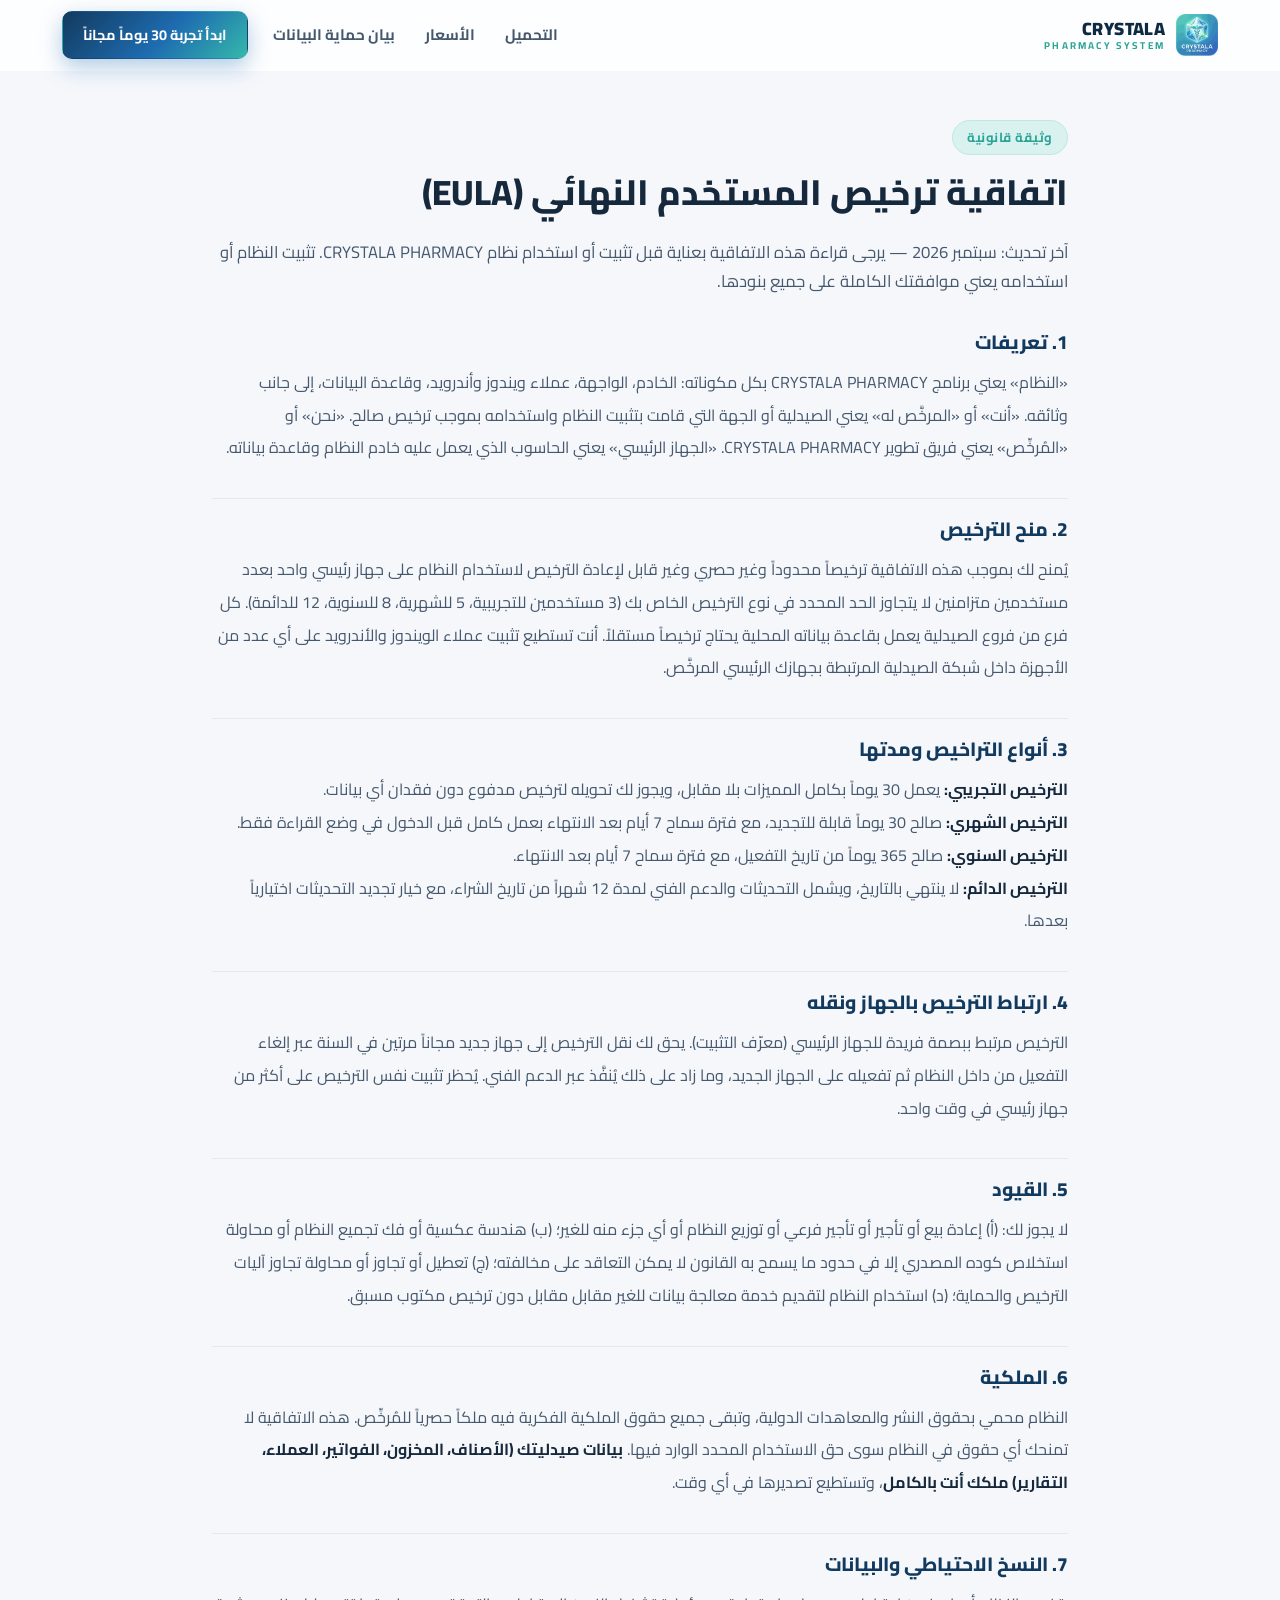
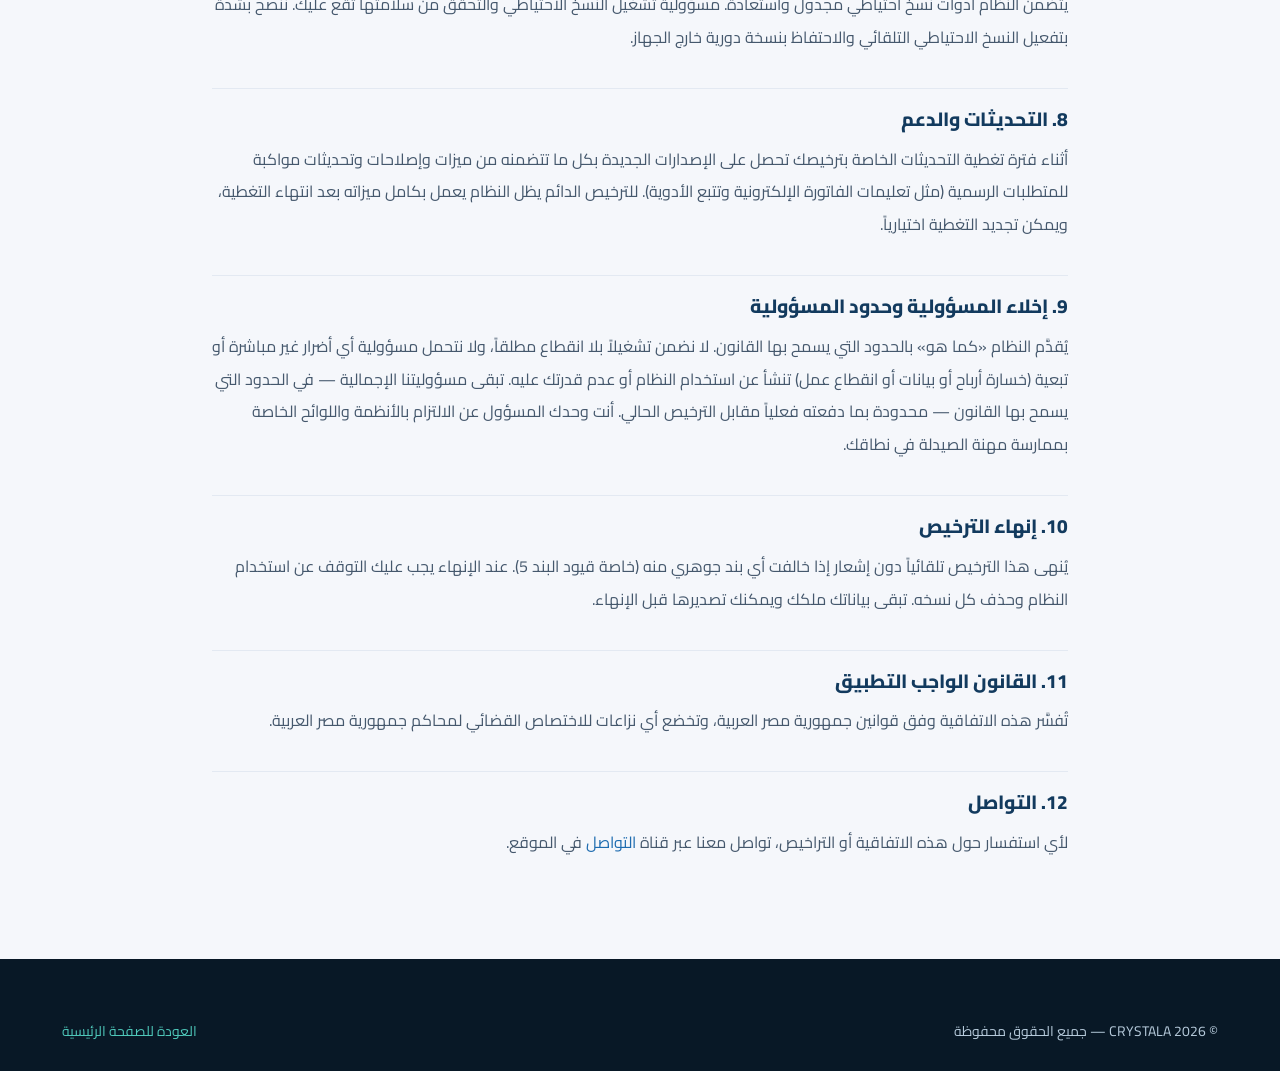
<file: eula.html>
<!DOCTYPE html>
<html lang="ar" dir="rtl">
<head>
  <meta charset="utf-8" />
  <meta name="viewport" content="width=device-width, initial-scale=1.0" />
  <title>اتفاقية ترخيص المستخدم النهائي (EULA) — CRYSTALA PHARMACY</title>
  <meta name="description" content="اتفاقية ترخيص المستخدم النهائي لنظام CRYSTALA PHARMACY لإدارة الصيدليات — الترخيص، القيود، الملكية، وإخلاء المسؤولية." />
  <meta name="theme-color" content="#0e2a43" />
  <link rel="icon" type="image/png" href="assets/img/favicon.png" />
  <link rel="preconnect" href="https://fonts.googleapis.com" />
  <link rel="preconnect" href="https://fonts.gstatic.com" crossorigin />
  <link href="https://fonts.googleapis.com/css2?family=Cairo:wght@400;600;700;800;900&display=swap" rel="stylesheet" />
  <link rel="stylesheet" href="css/style.css?v=1.6.4.4" />
</head>
<body>

<header class="nav is-scrolled">
  <div class="container nav__inner">
    <a class="nav__brand" href="index.html">
      <img src="assets/img/logo-512.png" alt="شعار CRYSTALA PHARMACY" />
      <span>CRYSTALA<small>PHARMACY SYSTEM</small></span>
    </a>
    <nav aria-label="التنقل">
      <ul class="nav__links" id="nav-links">
        <li><a href="index.html#download">التحميل</a></li>
        <li><a href="index.html#pricing">الأسعار</a></li>
        <li><a href="privacy.html">بيان حماية البيانات</a></li>
        <li><a class="btn btn--primary nav__cta" href="index.html#download">ابدأ تجربة 30 يوماً مجاناً</a></li>
      </ul>
    </nav>
    <button class="nav__burger" type="button" aria-label="فتح القائمة">
      <svg viewBox="0 0 24 24" fill="none" stroke="currentColor" stroke-width="2.2" stroke-linecap="round"><path d="M4 7h16M4 12h16M4 17h16"/></svg>
    </button>
  </div>
</header>

<main class="section" style="padding-top:120px;">
  <div class="container" style="max-width:900px;">
    <span class="sec-kicker">وثيقة قانونية</span>
    <h1 class="sec-title" style="text-align:right;">اتفاقية ترخيص المستخدم النهائي (EULA)</h1>
    <p class="sec-sub" style="text-align:right; margin-bottom:34px;">
      آخر تحديث: سبتمبر 2026 — يرجى قراءة هذه الاتفاقية بعناية قبل تثبيت أو استخدام نظام CRYSTALA PHARMACY.
      تثبيت النظام أو استخدامه يعني موافقتك الكاملة على جميع بنودها.
    </p>

    <div class="legal">
      <h2>1. تعريفات</h2>
      <p>
        «النظام» يعني برنامج CRYSTALA PHARMACY بكل مكوناته: الخادم، الواجهة، عملاء ويندوز وأندرويد، وقاعدة البيانات،
        إلى جانب وثائقه. «أنت» أو «المرخَّص له» يعني الصيدلية أو الجهة التي قامت بتثبيت النظام واستخدامه بموجب ترخيص صالح.
        «نحن» أو «المُرخِّص» يعني فريق تطوير CRYSTALA PHARMACY. «الجهاز الرئيسي» يعني الحاسوب الذي يعمل عليه خادم النظام وقاعدة بياناته.
      </p>

      <h2>2. منح الترخيص</h2>
      <p>
        يُمنح لك بموجب هذه الاتفاقية ترخيصاً محدوداً وغير حصري وغير قابل لإعادة الترخيص لاستخدام النظام على جهاز رئيسي واحد
        بعدد مستخدمين متزامنين لا يتجاوز الحد المحدد في نوع الترخيص الخاص بك (3 مستخدمين للتجريبية، 5 للشهرية، 8 للسنوية، 12 للدائمة).
        كل فرع من فروع الصيدلية يعمل بقاعدة بياناته المحلية يحتاج ترخيصاً مستقلاً. أنت تستطيع تثبيت عملاء الويندوز والأندرويد
        على أي عدد من الأجهزة داخل شبكة الصيدلية المرتبطة بجهازك الرئيسي المرخَّص.
      </p>

      <h2>3. أنواع التراخيص ومدتها</h2>
      <p>
        <strong>الترخيص التجريبي:</strong> يعمل 30 يوماً بكامل المميزات بلا مقابل، ويجوز لك تحويله لترخيص مدفوع دون فقدان أي بيانات.<br />
        <strong>الترخيص الشهري:</strong> صالح 30 يوماً قابلة للتجديد، مع فترة سماح 7 أيام بعد الانتهاء بعمل كامل قبل الدخول في وضع القراءة فقط.<br />
        <strong>الترخيص السنوي:</strong> صالح 365 يوماً من تاريخ التفعيل، مع فترة سماح 7 أيام بعد الانتهاء.<br />
        <strong>الترخيص الدائم:</strong> لا ينتهي بالتاريخ، ويشمل التحديثات والدعم الفني لمدة 12 شهراً من تاريخ الشراء، مع خيار تجديد التحديثات اختيارياً بعدها.
      </p>

      <h2>4. ارتباط الترخيص بالجهاز ونقله</h2>
      <p>
        الترخيص مرتبط ببصمة فريدة للجهاز الرئيسي (معرّف التثبيت). يحق لك نقل الترخيص إلى جهاز جديد مجاناً مرتين في السنة
        عبر إلغاء التفعيل من داخل النظام ثم تفعيله على الجهاز الجديد، وما زاد على ذلك يُنفَّذ عبر الدعم الفني.
        يُحظر تثبيت نفس الترخيص على أكثر من جهاز رئيسي في وقت واحد.
      </p>

      <h2>5. القيود</h2>
      <p>
        لا يجوز لك: (أ) إعادة بيع أو تأجير أو تأجير فرعي أو توزيع النظام أو أي جزء منه للغير؛
        (ب) هندسة عكسية أو فك تجميع النظام أو محاولة استخلاص كوده المصدري إلا في حدود ما يسمح به القانون لا يمكن التعاقد على مخالفته؛
        (ج) تعطيل أو تجاوز أو محاولة تجاوز آليات الترخيص والحماية؛
        (د) استخدام النظام لتقديم خدمة معالجة بيانات للغير مقابل مقابل دون ترخيص مكتوب مسبق.
      </p>

      <h2>6. الملكية</h2>
      <p>
        النظام محمي بحقوق النشر والمعاهدات الدولية، وتبقى جميع حقوق الملكية الفكرية فيه ملكاً حصرياً للمُرخِّص.
        هذه الاتفاقية لا تمنحك أي حقوق في النظام سوى حق الاستخدام المحدد الوارد فيها.
        <strong>بيانات صيدليتك (الأصناف، المخزون، الفواتير، العملاء، التقارير) ملكك أنت بالكامل</strong>، وتستطيع تصديرها في أي وقت.
      </p>

      <h2>7. النسخ الاحتياطي والبيانات</h2>
      <p>
        يتضمن النظام أدوات نسخ احتياطي مجدول واستعادة. مسؤولية تشغيل النسخ الاحتياطي والتحقق من سلامتها تقع عليك.
        ننصح بشدة بتفعيل النسخ الاحتياطي التلقائي والاحتفاظ بنسخة دورية خارج الجهاز.
      </p>

      <h2>8. التحديثات والدعم</h2>
      <p>
        أثناء فترة تغطية التحديثات الخاصة بترخيصك تحصل على الإصدارات الجديدة بكل ما تتضمنه من ميزات وإصلاحات
        وتحديثات مواكبة للمتطلبات الرسمية (مثل تعليمات الفاتورة الإلكترونية وتتبع الأدوية).
        للترخيص الدائم يظل النظام يعمل بكامل ميزاته بعد انتهاء التغطية، ويمكن تجديد التغطية اختيارياً.
      </p>

      <h2>9. إخلاء المسؤولية وحدود المسؤولية</h2>
      <p>
        يُقدَّم النظام «كما هو» بالحدود التي يسمح بها القانون. لا نضمن تشغيلاً بلا انقطاع مطلقاً، ولا نتحمل مسؤولية
        أي أضرار غير مباشرة أو تبعية (خسارة أرباح أو بيانات أو انقطاع عمل) تنشأ عن استخدام النظام أو عدم قدرتك عليه.
        تبقى مسؤوليتنا الإجمالية — في الحدود التي يسمح بها القانون — محدودة بما دفعته فعلياً مقابل الترخيص الحالي.
        أنت وحدك المسؤول عن الالتزام بالأنظمة واللوائح الخاصة بممارسة مهنة الصيدلة في نطاقك.
      </p>

      <h2>10. إنهاء الترخيص</h2>
      <p>
        يُنهى هذا الترخيص تلقائياً دون إشعار إذا خالفت أي بند جوهري منه (خاصة قيود البند 5).
        عند الإنهاء يجب عليك التوقف عن استخدام النظام وحذف كل نسخه. تبقى بياناتك ملكك ويمكنك تصديرها قبل الإنهاء.
      </p>

      <h2>11. القانون الواجب التطبيق</h2>
      <p>
        تُفسَّر هذه الاتفاقية وفق قوانين جمهورية مصر العربية، وتخضع أي نزاعات للاختصاص القضائي لمحاكم جمهورية مصر العربية.
      </p>

      <h2>12. التواصل</h2>
      <p>
        لأي استفسار حول هذه الاتفاقية أو التراخيص، تواصل معنا عبر قناة <a href="index.html#contact">التواصل</a> في الموقع.
      </p>
    </div>
  </div>
</main>

<footer class="footer">
  <div class="container">
    <div class="footer__bottom" style="border-top:none; padding-top:0;">
      <span>© <span id="year">2026</span> CRYSTALA — جميع الحقوق محفوظة</span>
      <span><a href="index.html" style="color:var(--teal-400);">العودة للصفحة الرئيسية</a></span>
    </div>
  </div>
</footer>

<script src="js/main.js?v=1.6.4.4"></script>
</body>
</html>
</file>
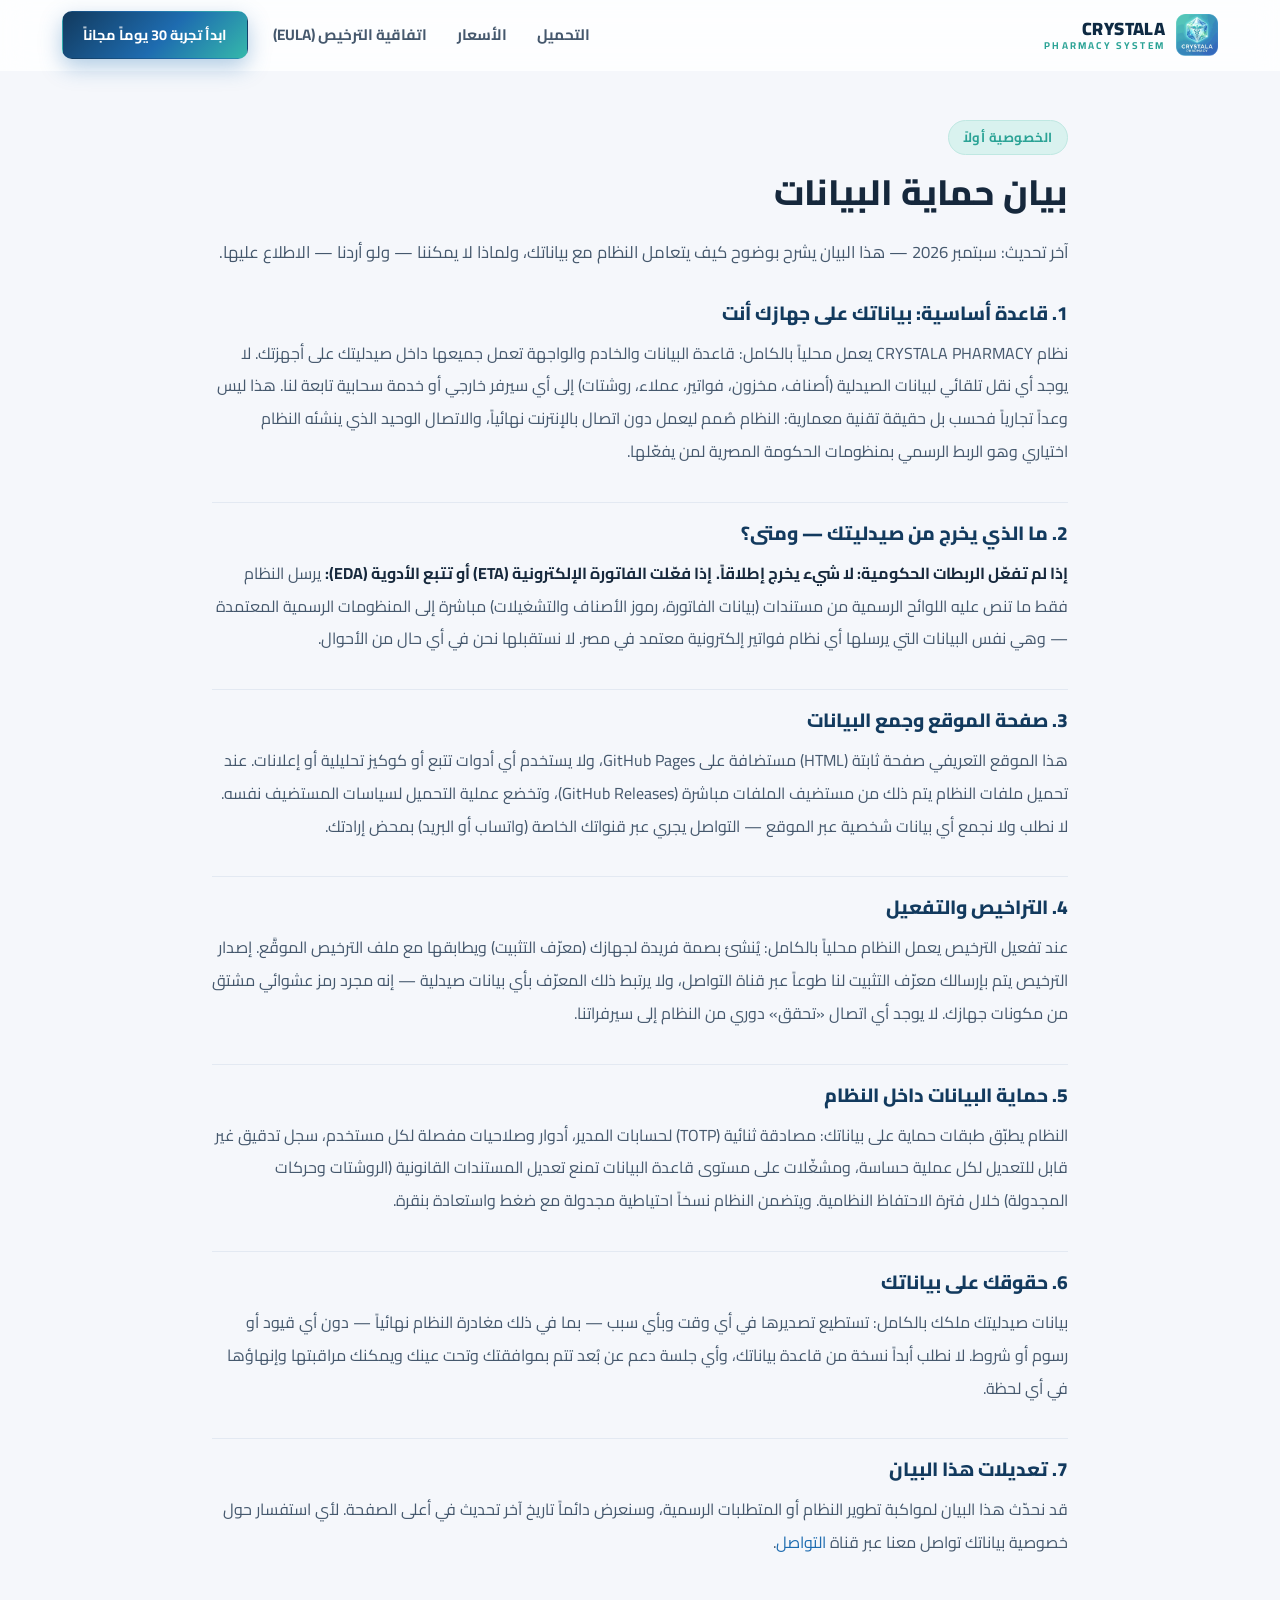
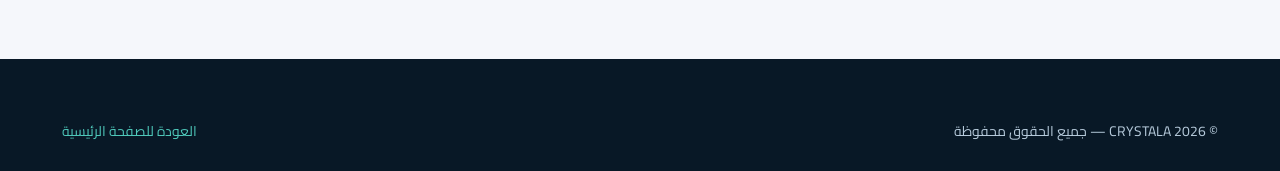
<file: privacy.html>
<!DOCTYPE html>
<html lang="ar" dir="rtl">
<head>
  <meta charset="utf-8" />
  <meta name="viewport" content="width=device-width, initial-scale=1.0" />
  <title>بيان حماية البيانات — CRYSTALA PHARMACY</title>
  <meta name="description" content="كيف يتعامل نظام CRYSTALA PHARMACY مع بيانات صيدليتك: تخزين محلي بالكامل، لا سحابة، وخصوصية بلا شروط." />
  <meta name="theme-color" content="#0e2a43" />
  <link rel="icon" type="image/png" href="assets/img/favicon.png" />
  <link rel="preconnect" href="https://fonts.googleapis.com" />
  <link rel="preconnect" href="https://fonts.gstatic.com" crossorigin />
  <link href="https://fonts.googleapis.com/css2?family=Cairo:wght@400;600;700;800;900&display=swap" rel="stylesheet" />
  <link rel="stylesheet" href="css/style.css?v=1.6.4.4" />
</head>
<body>

<header class="nav is-scrolled">
  <div class="container nav__inner">
    <a class="nav__brand" href="index.html">
      <img src="assets/img/logo-512.png" alt="شعار CRYSTALA PHARMACY" />
      <span>CRYSTALA<small>PHARMACY SYSTEM</small></span>
    </a>
    <nav aria-label="التنقل">
      <ul class="nav__links" id="nav-links">
        <li><a href="index.html#download">التحميل</a></li>
        <li><a href="index.html#pricing">الأسعار</a></li>
        <li><a href="eula.html">اتفاقية الترخيص (EULA)</a></li>
        <li><a class="btn btn--primary nav__cta" href="index.html#download">ابدأ تجربة 30 يوماً مجاناً</a></li>
      </ul>
    </nav>
    <button class="nav__burger" type="button" aria-label="فتح القائمة">
      <svg viewBox="0 0 24 24" fill="none" stroke="currentColor" stroke-width="2.2" stroke-linecap="round"><path d="M4 7h16M4 12h16M4 17h16"/></svg>
    </button>
  </div>
</header>

<main class="section" style="padding-top:120px;">
  <div class="container" style="max-width:900px;">
    <span class="sec-kicker">الخصوصية أولاً</span>
    <h1 class="sec-title" style="text-align:right;">بيان حماية البيانات</h1>
    <p class="sec-sub" style="text-align:right; margin-bottom:34px;">
      آخر تحديث: سبتمبر 2026 — هذا البيان يشرح بوضوح كيف يتعامل النظام مع بياناتك، ولماذا لا يمكننا — ولو أردنا — الاطلاع عليها.
    </p>

    <div class="legal">
      <h2>1. قاعدة أساسية: بياناتك على جهازك أنت</h2>
      <p>
        نظام CRYSTALA PHARMACY يعمل محلياً بالكامل: قاعدة البيانات والخادم والواجهة تعمل جميعها داخل صيدليتك على أجهزتك.
        لا يوجد أي نقل تلقائي لبيانات الصيدلية (أصناف، مخزون، فواتير، عملاء، روشتات) إلى أي سيرفر خارجي أو خدمة سحابية تابعة لنا.
        هذا ليس وعداً تجارياً فحسب بل حقيقة تقنية معمارية: النظام صُمم ليعمل دون اتصال بالإنترنت نهائياً،
        والاتصال الوحيد الذي ينشئه النظام اختياري وهو الربط الرسمي بمنظومات الحكومة المصرية لمن يفعّلها.
      </p>

      <h2>2. ما الذي يخرج من صيدليتك — ومتى؟</h2>
      <p>
        <strong>إذا لم تفعّل الربطات الحكومية: لا شيء يخرج إطلاقاً.</strong>
        <strong>إذا فعّلت الفاتورة الإلكترونية (ETA) أو تتبع الأدوية (EDA):</strong> يرسل النظام فقط ما تنص عليه
        اللوائح الرسمية من مستندات (بيانات الفاتورة، رموز الأصناف والتشغيلات) مباشرة إلى المنظومات الرسمية المعتمدة
        — وهي نفس البيانات التي يرسلها أي نظام فواتير إلكترونية معتمد في مصر. لا نستقبلها نحن في أي حال من الأحوال.
      </p>

      <h2>3. صفحة الموقع وجمع البيانات</h2>
      <p>
        هذا الموقع التعريفي صفحة ثابتة (HTML) مستضافة على GitHub Pages، ولا يستخدم أي أدوات تتبع أو كوكيز تحليلية أو إعلانات.
        عند تحميل ملفات النظام يتم ذلك من مستضيف الملفات مباشرة (GitHub Releases)، وتخضع عملية التحميل لسياسات المستضيف نفسه.
        لا نطلب ولا نجمع أي بيانات شخصية عبر الموقع — التواصل يجري عبر قنواتك الخاصة (واتساب أو البريد) بمحض إرادتك.
      </p>

      <h2>4. التراخيص والتفعيل</h2>
      <p>
        عند تفعيل الترخيص يعمل النظام محلياً بالكامل: يُنشئ بصمة فريدة لجهازك (معرّف التثبيت) ويطابقها مع ملف الترخيص الموقَّع.
        إصدار الترخيص يتم بإرسالك معرّف التثبيت لنا طوعاً عبر قناة التواصل، ولا يرتبط ذلك المعرّف بأي بيانات صيدلية —
        إنه مجرد رمز عشوائي مشتق من مكونات جهازك. لا يوجد أي اتصال «تحقق» دوري من النظام إلى سيرفراتنا.
      </p>

      <h2>5. حماية البيانات داخل النظام</h2>
      <p>
        النظام يطبّق طبقات حماية على بياناتك: مصادقة ثنائية (TOTP) لحسابات المدير، أدوار وصلاحيات مفصلة لكل مستخدم،
        سجل تدقيق غير قابل للتعديل لكل عملية حساسة، ومشغّلات على مستوى قاعدة البيانات تمنع تعديل المستندات القانونية
        (الروشتات وحركات المجدولة) خلال فترة الاحتفاظ النظامية. ويتضمن النظام نسخاً احتياطية مجدولة مع ضغط واستعادة بنقرة.
      </p>

      <h2>6. حقوقك على بياناتك</h2>
      <p>
        بيانات صيدليتك ملكك بالكامل: تستطيع تصديرها في أي وقت وبأي سبب — بما في ذلك مغادرة النظام نهائياً —
        دون أي قيود أو رسوم أو شروط. لا نطلب أبداً نسخة من قاعدة بياناتك، وأي جلسة دعم عن بُعد تتم بموافقتك
        وتحت عينك ويمكنك مراقبتها وإنهاؤها في أي لحظة.
      </p>

      <h2>7. تعديلات هذا البيان</h2>
      <p>
        قد نحدّث هذا البيان لمواكبة تطوير النظام أو المتطلبات الرسمية، وسنعرض دائماً تاريخ آخر تحديث في أعلى الصفحة.
        لأي استفسار حول خصوصية بياناتك تواصل معنا عبر قناة <a href="index.html#contact">التواصل</a>.
      </p>
    </div>
  </div>
</main>

<footer class="footer">
  <div class="container">
    <div class="footer__bottom" style="border-top:none; padding-top:0;">
      <span>© <span id="year">2026</span> CRYSTALA — جميع الحقوق محفوظة</span>
      <span><a href="index.html" style="color:var(--teal-400);">العودة للصفحة الرئيسية</a></span>
    </div>
  </div>
</footer>

<script src="js/main.js?v=1.6.4.4"></script>
</body>
</html>
</file>
<file: css/style.css>
/* ═══════════════════════════════════════════════════════════════════
   CRYSTALA PHARMACY — الموقع التعريفي v2 (GitHub Pages)
   الهوية البصرية مستخرجة من التطبيق نفسه:
   • أزرق المحيطي والفيروزي من شعار البلورة
   • خلفية #f5f7fb نفس خلفية التطبيق
   • خط Cairo نفس مكدس خطوط التطبيق
   ═══════════════════════════════════════════════════════════════════ */

:root {
  /* الهوية — مستمدة من شعار البلورة */
  --brand-950: #0b2237;
  --brand-900: #0e2a43;
  --brand-800: #123a5e;
  --brand-700: #17548c;
  --brand-600: #1e6cb0;
  --brand-500: #2e86c4;
  --brand-100: #dbeaf6;
  --teal-600: #2ba396;
  --teal-500: #35b8ab;
  --teal-400: #4fc9bb;
  --teal-100: #d9f2ef;
  --amber-500: #e8a020;
  --amber-100: #fdf2d9;

  /* الأساسيات */
  --ink: #16283c;
  --ink-soft: #45586d;
  --ink-faint: #7186a0;
  --bg: #f5f7fb;
  --surface: #ffffff;
  --line: #e3e9f2;

  /* دلالات (مطابقة لألوان التطبيق) */
  --success: #198754;
  --warning: #ffc107;
  --danger: #dc3545;

  /* التدرجات */
  --grad-brand: linear-gradient(135deg, #123a5e 0%, #1e6cb0 55%, #35b8ab 100%);
  --grad-soft: linear-gradient(160deg, #eef6fb 0%, #dceef7 55%, #d3e9f4 100%);

  --font: 'Cairo', 'Segoe UI', Tahoma, sans-serif;

  --radius: 18px;
  --radius-sm: 12px;
  --shadow-sm: 0 2px 10px rgba(14, 42, 67, .06);
  --shadow-md: 0 10px 30px rgba(14, 42, 67, .10);
  --shadow-lg: 0 24px 60px rgba(14, 42, 67, .16);
  --maxw: 1200px;
}

/* ── إعادة الضبط ─────────────────────────────────────────────── */
*, *::before, *::after { box-sizing: border-box; }
html { scroll-behavior: smooth; scroll-padding-top: 84px; }
body {
  margin: 0;
  font-family: var(--font);
  background: var(--bg);
  color: var(--ink);
  line-height: 1.75;
  -webkit-font-smoothing: antialiased;
  text-rendering: auto;
  overflow-x: hidden;
}
img { max-width: 100%; display: block; }
a { color: var(--brand-600); text-decoration: none; }
a:hover { text-decoration: underline; }
h1, h2, h3, h4 { line-height: 1.35; margin: 0 0 .6em; font-weight: 800; }
p { margin: 0 0 1em; }
code {
  font-family: 'Consolas', 'Menlo', monospace;
  background: rgba(30, 108, 176, .08);
  border: 1px solid rgba(30, 108, 176, .14);
  border-radius: 6px;
  padding: 1px 8px;
  font-size: .88em;
  direction: ltr;
  unicode-bidi: embed;
  display: inline-block;
}
::selection { background: var(--teal-400); color: #08243a; }

.container { max-width: var(--maxw); margin-inline: auto; padding-inline: 22px; }
.section { padding: 86px 0; }
.section--alt { background: var(--surface); }
.section--dark {
  background: var(--brand-950);
  background-image:
    radial-gradient(900px 420px at 85% -10%, rgba(53, 184, 171, .16), transparent 60%),
    radial-gradient(700px 380px at 8% 110%, rgba(30, 108, 176, .25), transparent 60%);
  color: #e8f1f8;
}

/* ── شريط تقدم القراءة ───────────────────────────────────────── */
.scroll-progress {
  position: fixed; top: 0; right: 0; z-index: 200;
  height: 3px; width: 0;
  background: linear-gradient(90deg, var(--teal-500), var(--brand-500));
  transition: width .1s linear;
}

/* ── حركات الظهور ────────────────────────────────────────────── */
.reveal { opacity: 0; transform: translateY(22px); transition: opacity .7s ease, transform .7s ease; }
.reveal.is-in { opacity: 1; transform: none; }
@media (prefers-reduced-motion: reduce) {
  .reveal { opacity: 1; transform: none; transition: none; }
  html { scroll-behavior: auto; }
}

/* ── ترويسات القطع ───────────────────────────────────────────── */
.sec-head { text-align: center; max-width: 800px; margin: 0 auto 54px; }
.sec-kicker {
  display: inline-flex; align-items: center; gap: 8px;
  font-size: .82rem; font-weight: 700; letter-spacing: .04em;
  color: var(--teal-600); background: var(--teal-100);
  border: 1px solid #bfe8e2; border-radius: 999px;
  padding: 5px 14px; margin-bottom: 14px;
}
.section--dark .sec-kicker { color: var(--teal-400); background: rgba(79, 201, 187, .12); border-color: rgba(79, 201, 187, .3); }
.sec-title { font-size: clamp(1.5rem, 3.2vw, 2.2rem); color: inherit; }
.sec-sub { color: var(--ink-soft); font-size: 1.04rem; margin-bottom: 0; }
.section--dark .sec-sub { color: #a9c2d6; }

/* ── الأزرار ─────────────────────────────────────────────────── */
.btn {
  display: inline-flex; align-items: center; justify-content: center; gap: 10px;
  font-family: var(--font); font-weight: 700; font-size: .98rem;
  border-radius: 12px; padding: 12px 26px; cursor: pointer;
  border: 1px solid transparent; text-decoration: none !important;
  transition: transform .18s ease, box-shadow .18s ease, background .18s ease, border-color .18s ease;
}
.btn svg { width: 19px; height: 19px; flex: none; }
.btn:active { transform: translateY(1px); }
.btn--primary {
  background-color: #1e6cb0;
  background-image: var(--grad-brand); color: #fff;
  box-shadow: 0 8px 22px rgba(30, 108, 176, .35);
}
.btn--primary:hover { box-shadow: 0 12px 30px rgba(53, 184, 171, .45); transform: translateY(-2px); }
.btn--ghost {
  background: rgba(255, 255, 255, .08); color: #fff;
  border-color: rgba(255, 255, 255, .28);
}
.btn--ghost:hover { background: rgba(255, 255, 255, .16); }
.btn--outline {
  background: var(--surface); color: var(--brand-700);
  border-color: var(--brand-100); box-shadow: var(--shadow-sm);
}
.btn--outline:hover { border-color: var(--brand-500); transform: translateY(-2px); }
.btn--lg { padding: 15px 34px; font-size: 1.06rem; border-radius: 14px; }

/* ═══════════════ التنقل ═══════════════ */
.nav {
  position: fixed; inset-inline: 0; top: 0; z-index: 100;
  background: rgba(255, 255, 255, .82);
  backdrop-filter: blur(14px);
  -webkit-backdrop-filter: blur(14px);
  border-bottom: 1px solid transparent;
  transition: background .25s ease, border-color .25s ease, box-shadow .25s ease;
}
.nav.is-scrolled {
  background: rgba(255, 255, 255, .95);
  border-bottom-color: var(--line);
  box-shadow: 0 6px 24px rgba(14, 42, 67, .07);
}
.nav__inner { display: flex; align-items: center; gap: 18px; height: 70px; }
.nav__brand { display: flex; align-items: center; gap: 11px; text-decoration: none !important; }
.nav__brand img { width: 42px; height: 42px; }
.nav__brand span {
  font-weight: 900; color: var(--brand-900); font-size: 1.12rem; letter-spacing: .02em;
  display: flex; flex-direction: column; line-height: 1.15;
}
.nav__brand small { font-size: .62rem; font-weight: 700; color: var(--teal-600); letter-spacing: .22em; }
.nav nav { margin-inline-start: auto; }
.nav__links { display: flex; align-items: center; gap: 4px; list-style: none; margin: 0; padding: 0; }
.nav__links a {
  display: inline-block; padding: 9px 13px; border-radius: 10px;
  color: var(--ink-soft); font-weight: 700; font-size: .95rem; text-decoration: none !important;
  transition: color .15s, background .15s;
}
.nav__links a:hover { color: var(--brand-700); background: rgba(30, 108, 176, .07); }
.nav__links a.is-active { color: var(--brand-700); background: rgba(30, 108, 176, .09); }
.nav__cta { margin-inline-start: 8px; padding: 10px 20px !important; font-size: .9rem !important; color: #fff !important; background-color: #1e6cb0; background-image: var(--grad-brand); }
.nav__cta:hover { color: #fff !important; box-shadow: 0 8px 20px rgba(30, 108, 176, .35); }
.nav__burger {
  display: none; margin-inline-start: auto;
  background: none; border: 1px solid var(--line); border-radius: 10px;
  width: 44px; height: 44px; color: var(--brand-900); cursor: pointer;
  align-items: center; justify-content: center;
}
.nav__burger svg { width: 24px; height: 24px; }

/* ═══════════════ البطل ═══════════════ */
.hero { position: relative; padding: 158px 0 84px; overflow: hidden; }
.hero__bg { position: absolute; inset: 0; z-index: -1; background: linear-gradient(180deg, #eef4fb 0%, var(--bg) 100%); }
.blob { position: absolute; border-radius: 50%; filter: blur(90px); opacity: .55; }
.blob--1 { width: 560px; height: 560px; background: rgba(53, 184, 171, .35); top: -180px; inset-inline-start: -140px; animation: drift 14s ease-in-out infinite alternate; }
.blob--2 { width: 480px; height: 480px; background: rgba(30, 108, 176, .30); bottom: -160px; inset-inline-end: -120px; animation: drift 17s ease-in-out infinite alternate-reverse; }
.blob--3 { width: 300px; height: 300px; background: rgba(120, 190, 235, .35); top: 30%; inset-inline-end: 34%; animation: drift 11s ease-in-out infinite alternate; }
@keyframes drift { from { transform: translate(0, 0) scale(1); } to { transform: translate(40px, 26px) scale(1.08); } }
@media (prefers-reduced-motion: reduce) { .blob { animation: none; } }

.hero__grid { display: grid; grid-template-columns: 1.05fr .95fr; gap: 48px; align-items: center; }
.hero__badge {
  display: inline-flex; align-items: center; gap: 9px;
  background: var(--surface); border: 1px solid var(--line); border-radius: 999px;
  padding: 7px 16px; font-size: .86rem; font-weight: 700; color: var(--brand-800);
  box-shadow: var(--shadow-sm); margin-bottom: 20px;
}
.hero__badge .dot { width: 9px; height: 9px; border-radius: 50%; background: var(--teal-500); box-shadow: 0 0 0 4px rgba(53, 184, 171, .2); animation: pulse 2.2s infinite; }
@keyframes pulse { 0%, 100% { box-shadow: 0 0 0 4px rgba(53, 184, 171, .2); } 50% { box-shadow: 0 0 0 8px rgba(53, 184, 171, .08); } }
.hero h1 { font-size: clamp(2.1rem, 5vw, 3.4rem); font-weight: 900; color: var(--brand-950); margin-bottom: 18px; }
.grad { background-color: transparent; background-image: var(--grad-brand); -webkit-background-clip: text; background-clip: text; color: transparent; }
.hero__sub { font-size: 1.13rem; color: var(--ink-soft); max-width: 56ch; }
.hero__sub strong { color: var(--brand-800); }
.hero__actions { display: flex; flex-wrap: wrap; gap: 14px; margin: 28px 0 26px; }
.hero__points { list-style: none; display: grid; grid-template-columns: 1fr 1fr; gap: 10px 22px; margin: 0; padding: 0; }
.hero__points li { display: flex; align-items: center; gap: 9px; color: var(--ink-soft); font-weight: 700; font-size: .95rem; }
.hero__points svg { width: 19px; height: 19px; color: var(--teal-600); flex: none; }

/* محاكاة واجهة النظام */
.hero__visual { position: relative; }
.mock {
  background: var(--surface); border: 1px solid var(--line); border-radius: 20px;
  box-shadow: var(--shadow-lg); overflow: hidden;
  transform: perspective(1400px) rotateY(-7deg) rotateX(2.5deg);
  transition: transform .5s ease;
}
.hero__visual:hover .mock { transform: perspective(1400px) rotateY(-3deg) rotateX(1deg); }
.mock__bar { display: flex; align-items: center; gap: 7px; padding: 12px 16px; border-bottom: 1px solid var(--line); background: #fbfcfe; }
.mock__bar span { width: 11px; height: 11px; border-radius: 50%; background: #e5ebf3; }
.mock__bar span:first-child { background: #f6b3ad; }
.mock__bar span:nth-child(2) { background: #f7d9a0; }
.mock__bar span:nth-child(3) { background: #a9ddc4; }
.mock__bar em { margin-inline-start: auto; font-style: normal; font-size: .78rem; font-weight: 700; color: var(--ink-faint); }
.mock__body { padding: 18px; }
.mock__kpis { display: grid; grid-template-columns: repeat(3, 1fr); gap: 10px; margin-bottom: 14px; }
.mock__kpi {
  background: linear-gradient(160deg, #eef6fb, #e2f0fa);
  border: 1px solid #d8e7f3; border-radius: 12px; padding: 10px 12px;
  display: flex; flex-direction: column; line-height: 1.5;
}
.mock__kpi b { font-size: .7rem; color: var(--ink-soft); font-weight: 700; }
.mock__kpi strong { font-size: 1.15rem; color: var(--brand-900); font-weight: 900; }
.mock__kpi i { font-style: normal; font-size: .66rem; color: var(--ink-faint); }
.mock__kpi--teal { background: linear-gradient(160deg, #e7f7f4, #d5f0ec); border-color: #c2e7e0; }
.mock__kpi--teal strong { color: var(--teal-600); }
.mock__kpi--amber { background: linear-gradient(160deg, #fdf6e3, #fbeed0); border-color: #f3e2b3; }
.mock__kpi--amber strong { color: #b47d0e; }
.mock__scan {
  display: flex; align-items: center; gap: 10px;
  border: 1.6px dashed #b9d4ea; background: #f6fafd; border-radius: 12px;
  padding: 11px 14px; font-size: .84rem; color: var(--ink-faint); font-weight: 600;
  margin-bottom: 12px;
}
.mock__scan svg { width: 19px; height: 19px; color: var(--brand-500); flex: none; }
.mock__scan kbd {
  margin-inline-start: auto; font-family: var(--font); font-size: .68rem; font-weight: 800;
  background: #fff; border: 1px solid var(--line); border-bottom-width: 2.5px;
  border-radius: 6px; padding: 2px 8px; color: var(--ink-soft);
}
.mock__rows { display: flex; flex-direction: column; gap: 7px; margin-bottom: 14px; }
.mock__row {
  display: flex; align-items: center; gap: 10px;
  border: 1px solid var(--line); border-radius: 10px; padding: 8px 12px;
  font-size: .8rem; color: var(--ink-soft); background: #fff;
}
.mock__row > span:nth-child(2) { margin-inline-start: auto; color: var(--ink-faint); font-weight: 700; }
.mock__row b { color: var(--brand-900); font-weight: 800; min-width: 52px; text-align: left; }
.mock__pill { background: #eef4fa; border-radius: 7px; padding: 2px 9px; font-weight: 700; color: var(--brand-800); font-size: .74rem; }
.mock__pill--rx { background: var(--teal-100); color: var(--teal-600); }
.mock__row--rx { border-color: #c6e9e3; background: #f6fcfb; }
.mock__total {
  display: flex; align-items: center; justify-content: space-between;
  background-color: #1e6cb0;
  background-image: var(--grad-brand); color: #fff; border-radius: 12px; padding: 12px 16px;
  font-weight: 800;
}
.mock__total b { font-size: 1.2rem; }
.mock__total i { font-style: normal; font-size: .72rem; opacity: .85; }
.float-chip {
  position: absolute; display: flex; align-items: center; gap: 8px;
  background: var(--surface); border: 1px solid var(--line); border-radius: 999px;
  box-shadow: var(--shadow-md); padding: 9px 16px;
  font-size: .82rem; font-weight: 800; color: var(--brand-800);
  animation: floaty 5s ease-in-out infinite;
}
.float-chip svg { width: 18px; height: 18px; color: var(--teal-600); }
.float-chip--1 { top: -14px; inset-inline-end: 6%; }
.float-chip--2 { bottom: -12px; inset-inline-start: 4%; animation-delay: 1.4s; }
@keyframes floaty { 0%, 100% { transform: translateY(0); } 50% { transform: translateY(-9px); } }
@media (prefers-reduced-motion: reduce) { .float-chip { animation: none; } }

/* ═══════════════ شريط الأرقام ═══════════════ */
.stats {
  display: grid; grid-template-columns: repeat(5, 1fr); gap: 14px;
  background: var(--surface); border: 1px solid var(--line); border-radius: var(--radius);
  box-shadow: var(--shadow-md); padding: 30px 22px; margin-top: -30px;
  position: relative; z-index: 5;
}
.stats__item { text-align: center; padding: 4px 8px; }
.stats__num { font-size: clamp(1.7rem, 3vw, 2.4rem); font-weight: 900; color: var(--brand-700); line-height: 1.2; }
.stats__label { color: var(--ink-soft); font-weight: 700; font-size: .88rem; }

/* ═══════════════ الوحدات الـ14 ═══════════════ */
.modules { display: grid; grid-template-columns: repeat(4, 1fr); gap: 16px; }
.module {
  background: var(--surface); border: 1px solid var(--line); border-radius: var(--radius);
  padding: 24px 22px; box-shadow: var(--shadow-sm);
  transition: transform .22s ease, box-shadow .22s ease, border-color .22s ease;
  position: relative; overflow: hidden;
}
.module::after {
  content: ''; position: absolute; inset-inline-start: 0; top: 0; bottom: 0; width: 4px;
  background: var(--grad-brand); opacity: 0; transition: opacity .22s ease;
}
.module:hover { transform: translateY(-6px); box-shadow: var(--shadow-md); border-color: #cfe0ef; }
.module:hover::after { opacity: 1; }
.module__icon {
  display: inline-flex; align-items: center; justify-content: center;
  width: 50px; height: 50px; border-radius: 14px;
  background: linear-gradient(150deg, #eaf4fb, var(--teal-100));
  color: var(--brand-700); margin-bottom: 14px;
}
.module__icon svg { width: 25px; height: 25px; }
.module h3 { font-size: 1.06rem; margin-bottom: 6px; color: var(--brand-950); }
.module p { font-size: .9rem; color: var(--ink-soft); margin: 0; }

/* ═══════════════ المميزات بالتفصيل ═══════════════ */
.feat-groups { display: flex; flex-direction: column; gap: 26px; }
.feat-group {
  background: var(--bg); border: 1px solid var(--line); border-radius: var(--radius);
  padding: 30px; box-shadow: var(--shadow-sm);
}
.feat-group__head { display: flex; align-items: center; gap: 16px; margin-bottom: 22px; }
.feat-group__icon {
  display: inline-flex; align-items: center; justify-content: center; flex: none;
  width: 56px; height: 56px; border-radius: 16px;
  background: var(--grad-brand); color: #fff; box-shadow: 0 8px 20px rgba(30, 108, 176, .28);
}
.feat-group__icon svg { width: 27px; height: 27px; }
.feat-group__title { margin: 0; font-size: 1.25rem; color: var(--brand-950); }
.feat-group__desc { margin: 0; color: var(--ink-soft); font-size: .95rem; }
.feats { display: grid; grid-template-columns: repeat(3, 1fr); gap: 14px; }
.feat {
  background: var(--surface); border: 1px solid var(--line); border-radius: var(--radius-sm);
  padding: 20px; transition: transform .2s ease, box-shadow .2s ease;
}
.feat:hover { transform: translateY(-4px); box-shadow: var(--shadow-md); }
.feat > svg { width: 26px; height: 26px; color: var(--teal-600); margin-bottom: 10px; }
.feat h4 { font-size: 1.01rem; margin-bottom: 6px; color: var(--brand-900); }
.feat p { font-size: .9rem; color: var(--ink-soft); margin: 0; }

/* ═══════════════ بنية الشبكة ═══════════════ */
.arch__diagram {
  display: grid; grid-template-columns: 1.1fr auto 1.4fr; gap: 26px; align-items: center;
  background: var(--surface); border: 1px solid var(--line); border-radius: var(--radius);
  box-shadow: var(--shadow-sm); padding: 34px;
}
.arch__node {
  background: var(--bg); border: 1.5px solid var(--line); border-radius: var(--radius);
  padding: 24px; position: relative; transition: transform .2s ease, border-color .2s ease, box-shadow .2s ease;
}
.arch__node:hover { transform: translateY(-4px); border-color: #bcd8ec; box-shadow: var(--shadow-md); }
.arch__node--master {
  background: var(--grad-brand); color: #fff; border: none;
  box-shadow: 0 16px 40px rgba(23, 84, 140, .35);
}
.arch__node--master p { color: #eef6fa; font-weight: 600; }
.arch__node--master .arch__icon { background: rgba(255, 255, 255, .16); color: #fff; }
.arch__node--master .tag { background: rgba(255, 255, 255, .18); color: #fff; border-color: rgba(255, 255, 255, .25); }
.arch__icon {
  display: inline-flex; align-items: center; justify-content: center;
  width: 52px; height: 52px; border-radius: 14px; margin-bottom: 12px;
  background: linear-gradient(150deg, #eaf4fb, var(--teal-100)); color: var(--brand-700);
}
.arch__icon svg { width: 26px; height: 26px; }
.tag {
  display: inline-block; font-size: .72rem; font-weight: 800; letter-spacing: .03em;
  background: var(--teal-100); color: var(--teal-600); border: 1px solid #bfe8e2;
  border-radius: 999px; padding: 3px 12px; margin-bottom: 10px;
}
.arch__node h3 { font-size: 1.12rem; margin-bottom: 6px; }
.arch__node p { font-size: .92rem; color: var(--ink-soft); }
.arch__specs { list-style: none; margin: 12px 0 0; padding: 0; display: flex; flex-direction: column; gap: 6px; }
.arch__specs li { font-size: .85rem; font-weight: 700; color: #eaf3f9; display: flex; align-items: center; gap: 8px; }
.arch__specs li::before { content: '✓'; color: var(--teal-400); font-weight: 900; }
.arch__links { display: flex; flex-direction: column; gap: 26px; align-items: center; justify-content: center; position: relative; }
.arch__link { position: relative; width: 64px; height: 3px; border-radius: 3px; background: linear-gradient(90deg, var(--brand-500), var(--teal-400)); }
.arch__link::after {
  content: ''; position: absolute; inset-inline-end: -3px; top: -4px;
  width: 11px; height: 11px; border-radius: 50%; background: var(--teal-400);
  box-shadow: 0 0 0 4px rgba(79, 201, 187, .25);
  animation: flowdot 2.4s ease-in-out infinite;
}
.arch__link--b::after { animation-delay: .5s; }
.arch__link--c::after { animation-delay: 1s; }
@keyframes flowdot { 0% { inset-inline-start: 0; opacity: 0; } 20% { opacity: 1; } 80% { opacity: 1; } 100% { inset-inline-start: calc(100% - 11px); opacity: 0; } }
@media (prefers-reduced-motion: reduce) { .arch__link::after { animation: none; inset-inline-start: calc(100% - 11px); opacity: 1; } }
.arch__pulse {
  position: absolute; bottom: -34px; white-space: nowrap;
  font-size: .74rem; font-weight: 800; color: var(--teal-600);
  background: var(--teal-100); border: 1px solid #bfe8e2; border-radius: 999px; padding: 3px 12px;
}
.arch__clients { display: flex; flex-direction: column; gap: 14px; }
.arch__clients .arch__node { padding: 20px 24px; }
.arch__clients .arch__node h3 { font-size: 1.04rem; }
.arch__hints { display: grid; grid-template-columns: repeat(3, 1fr); gap: 14px; margin-top: 22px; }
.arch__hint {
  display: flex; align-items: flex-start; gap: 10px;
  background: var(--surface); border: 1px solid var(--line); border-radius: var(--radius-sm);
  padding: 15px 17px; font-size: .92rem; font-weight: 700; color: var(--ink-soft);
  box-shadow: var(--shadow-sm);
}
.arch__hint svg { width: 21px; height: 21px; color: var(--teal-600); flex: none; margin-top: 3px; }

/* ═══════════════ الأمان ═══════════════ */
.security { display: grid; grid-template-columns: repeat(3, 1fr); gap: 16px; }
.sec-card {
  background: rgba(255, 255, 255, .05); border: 1px solid rgba(255, 255, 255, .12);
  border-radius: var(--radius); padding: 26px; backdrop-filter: blur(6px);
  transition: transform .2s ease, background .2s ease, border-color .2s ease;
}
.sec-card:hover { transform: translateY(-5px); background: rgba(255, 255, 255, .09); border-color: rgba(79, 201, 187, .4); }
.sec-card__icon {
  display: inline-flex; align-items: center; justify-content: center;
  width: 52px; height: 52px; border-radius: 14px; margin-bottom: 14px;
  background: rgba(79, 201, 187, .14); color: var(--teal-400);
  border: 1px solid rgba(79, 201, 187, .3);
}
.sec-card__icon svg { width: 26px; height: 26px; }
.sec-card h3 { font-size: 1.08rem; color: #fff; margin-bottom: 8px; }
.sec-card p { font-size: .92rem; color: #b7cbdc; margin: 0; }

/* ═══════════════ التقنيات ═══════════════ */
.tech__grid { display: grid; grid-template-columns: repeat(4, 1fr); gap: 14px; margin-bottom: 20px; }
.tech__item {
  background: var(--surface); border: 1px solid var(--line); border-radius: var(--radius-sm);
  padding: 20px; display: flex; flex-direction: column; gap: 3px;
  transition: transform .2s ease, box-shadow .2s ease;
}
.tech__item:hover { transform: translateY(-4px); box-shadow: var(--shadow-md); }
.tech__name { font-size: .76rem; font-weight: 800; letter-spacing: .05em; color: var(--teal-600); }
.tech__val { font-size: 1.05rem; font-weight: 900; color: var(--brand-900); }
.tech__desc { font-size: .84rem; color: var(--ink-soft); }
.tech__note {
  background: linear-gradient(150deg, #eef6fb, var(--teal-100));
  border: 1px solid #cfe6e1; border-radius: var(--radius);
  padding: 20px 24px; font-size: .96rem; color: var(--ink); line-height: 1.9;
}

/* ═══════════════ التحميل ═══════════════ */
.dl-grid { display: grid; grid-template-columns: repeat(2, 1fr); gap: 18px; }
.dl-card {
  background: var(--surface); border: 1.5px solid var(--line); border-radius: var(--radius);
  padding: 26px; box-shadow: var(--shadow-sm); display: flex; flex-direction: column; gap: 16px;
  transition: transform .2s ease, box-shadow .2s ease, border-color .2s ease;
}
.dl-card:hover { transform: translateY(-5px); box-shadow: var(--shadow-md); border-color: #bcd8ec; }
.dl-card__head { display: flex; gap: 14px; align-items: flex-start; }
.dl-card__icon {
  display: inline-flex; align-items: center; justify-content: center; flex: none;
  width: 54px; height: 54px; border-radius: 15px;
  background: var(--grad-brand); color: #fff; box-shadow: 0 8px 20px rgba(30, 108, 176, .25);
}
.dl-card__icon svg { width: 26px; height: 26px; }
.dl-card__title { margin: 0 0 4px; font-size: 1.08rem; color: var(--brand-950); }
.dl-card__desc { margin: 0; font-size: .9rem; color: var(--ink-soft); }
.dl-card__meta { display: flex; flex-wrap: wrap; gap: 8px; }
.chip {
  font-size: .78rem; font-weight: 800; color: var(--brand-800);
  background: #eef4fa; border: 1px solid #dbe7f2; border-radius: 999px; padding: 4px 13px;
}
.chip--ok { color: var(--success); background: #e9f7ef; border-color: #c4e5d2; }
.dl-card__hash {
  display: flex; align-items: center; gap: 10px;
  background: #0e2a43; color: #9fc3dd; border-radius: var(--radius-sm);
  padding: 10px 14px; font-family: 'Consolas', 'Menlo', monospace;
  font-size: .72rem; direction: ltr; unicode-bidi: embed;
}
.copy {
  flex: none; font-family: var(--font); font-size: .76rem; font-weight: 800;
  background: rgba(255, 255, 255, .1); color: #dcebf5; border: 1px solid rgba(255, 255, 255, .2);
  border-radius: 8px; padding: 4px 12px; cursor: pointer; transition: background .15s;
}
.copy:hover { background: rgba(255, 255, 255, .2); }
.dl-card__actions { margin-top: auto; }
.dl-card__actions .btn { width: 100%; }
.dl-note {
  display: flex; gap: 14px; align-items: flex-start;
  background: var(--surface); border: 1.5px dashed #c9d9ea; border-radius: var(--radius);
  padding: 22px 26px; margin-top: 22px; color: var(--ink-soft); font-size: .95rem;
}
.dl-note > svg { width: 24px; height: 24px; color: var(--amber-500); flex: none; margin-top: 2px; }
.dl-note strong { color: var(--ink); }
.dl-note__hint { display: block; margin-top: 8px; font-weight: 700; color: var(--brand-800); }

/* ═══════════════ الأسعار ═══════════════ */
.pricing { display: grid; grid-template-columns: repeat(4, 1fr); gap: 16px; align-items: stretch; }
.plan {
  background: var(--surface); border: 1.5px solid var(--line); border-radius: var(--radius);
  padding: 28px 24px; display: flex; flex-direction: column;
  transition: transform .2s ease, box-shadow .2s ease;
  position: relative;
}
.plan:hover { transform: translateY(-6px); box-shadow: var(--shadow-md); }
.plan__name { font-size: 1.14rem; font-weight: 900; color: var(--brand-950); margin-bottom: 4px; }
.plan__for { font-size: .87rem; color: var(--ink-faint); min-height: 44px; }
.plan__price { display: flex; align-items: baseline; gap: 8px; margin: 8px 0 6px; flex-wrap: wrap; }
.plan__price strong { font-size: 2.1rem; font-weight: 900; color: var(--brand-800); line-height: 1.1; }
.plan__price span { font-size: .9rem; color: var(--ink-soft); font-weight: 700; }
.plan__save {
  display: inline-block; font-size: .78rem; font-weight: 800; color: var(--teal-600);
  background: var(--teal-100); border-radius: 999px; padding: 4px 13px; margin-bottom: 16px;
}
.plan__list { list-style: none; margin: 0 0 22px; padding: 0; display: flex; flex-direction: column; gap: 9px; flex: 1; }
.plan__list li { display: flex; gap: 9px; font-size: .91rem; color: var(--ink-soft); font-weight: 600; align-items: flex-start; }
.plan__list svg { width: 18px; height: 18px; color: var(--teal-600); flex: none; margin-top: 4px; }
.plan .btn { width: 100%; }
.plan--hot {
  border: 2px solid var(--brand-500);
  box-shadow: 0 18px 46px rgba(30, 108, 176, .18);
  transform: translateY(-8px);
}
.plan--hot:hover { transform: translateY(-13px); }
.plan--hot .plan__name { color: var(--brand-700); }
.plan__flag {
  position: absolute; top: -13px; inset-inline-start: 50%; transform: translateX(50%);
  background: var(--grad-brand); color: #fff; font-size: .76rem; font-weight: 800;
  border-radius: 999px; padding: 5px 16px; white-space: nowrap;
  box-shadow: 0 6px 16px rgba(30, 108, 176, .35);
}
.plan__flag--teal { background: var(--teal-600); box-shadow: 0 6px 16px rgba(43, 163, 150, .35); }

/* جدول المقارنة */
.compare { margin-top: 44px; }
.compare__title { text-align: center; font-size: 1.3rem; margin-bottom: 20px; color: var(--brand-950); }
.compare__scroll { overflow-x: auto; border: 1.5px solid var(--line); border-radius: var(--radius); background: var(--surface); box-shadow: var(--shadow-sm); }
.compare__table { width: 100%; border-collapse: collapse; min-width: 760px; font-size: .93rem; }
.compare__table th, .compare__table td { padding: 13px 18px; text-align: center; border-bottom: 1px solid var(--line); }
.compare__table th:last-child, .compare__table td:last-child { background: rgba(53, 184, 171, .06); }
.compare__table thead th {
  background: var(--brand-900); color: #fff; font-weight: 800; font-size: .92rem;
  position: sticky; top: 0;
}
.compare__table thead th:last-child { background: var(--teal-600); }
.compare__table tbody td:first-child { font-weight: 800; color: var(--brand-900); text-align: right; }
.compare__table tbody tr:last-child td { border-bottom: none; }
.compare__table tbody tr:hover td { background: rgba(30, 108, 176, .045); }
.compare__table .ok { color: var(--success); font-weight: 900; }
.compare__note { text-align: center; color: var(--ink-soft); font-size: .92rem; margin-top: 16px; max-width: 860px; margin-inline: auto; }

/* ═══════════════ دليل البدء ═══════════════ */
.steps { display: grid; grid-template-columns: repeat(4, 1fr); gap: 16px; counter-reset: step; }
.step {
  background: var(--surface); border: 1px solid var(--line); border-radius: var(--radius);
  padding: 26px 22px; box-shadow: var(--shadow-sm); position: relative;
  transition: transform .2s ease, box-shadow .2s ease;
}
.step:hover { transform: translateY(-5px); box-shadow: var(--shadow-md); }
.step__num {
  display: inline-flex; align-items: center; justify-content: center;
  width: 44px; height: 44px; border-radius: 13px; margin-bottom: 14px;
  background: var(--grad-brand); color: #fff; font-weight: 900; font-size: 1.15rem;
  box-shadow: 0 8px 18px rgba(30, 108, 176, .3);
}
.step h3 { font-size: 1.06rem; color: var(--brand-950); }
.step p { font-size: .9rem; color: var(--ink-soft); margin: 0; }
.steps-guide { text-align: center; margin-top: 30px; }

/* ═══════════════ الأسئلة الشائعة ═══════════════ */
.faq { max-width: 860px; margin-inline: auto; display: flex; flex-direction: column; gap: 12px; }
.faq__item {
  background: var(--surface); border: 1.5px solid var(--line); border-radius: var(--radius-sm);
  overflow: hidden; transition: border-color .2s ease, box-shadow .2s ease;
}
.faq__item.is-open { border-color: #bcd8ec; box-shadow: var(--shadow-sm); }
.faq__q {
  width: 100%; display: flex; align-items: center; justify-content: space-between; gap: 14px;
  background: none; border: none; cursor: pointer; text-align: right;
  font-family: var(--font); font-size: 1.02rem; font-weight: 800; color: var(--brand-950);
  padding: 19px 22px;
}
.faq__chev {
  display: inline-flex; align-items: center; justify-content: center; flex: none;
  width: 34px; height: 34px; border-radius: 10px; background: #eef4fa; color: var(--brand-700);
  transition: transform .25s ease, background .25s ease, color .25s ease;
}
.faq__chev svg { width: 18px; height: 18px; }
.faq__item.is-open .faq__chev { transform: rotate(180deg); background: var(--teal-100); color: var(--teal-600); }
.faq__a { max-height: 0; overflow: hidden; transition: max-height .32s ease; }
.faq__a-inner { padding: 0 22px 20px; color: var(--ink-soft); font-size: .96rem; line-height: 1.95; }

/* ═══════════════ التواصل ═══════════════ */
.contact-wrap { display: grid; grid-template-columns: 1.1fr .9fr; gap: 44px; align-items: center; }
.contact-title { font-size: clamp(1.5rem, 3vw, 2.1rem); color: #fff; }
.contact-sub { color: #b7cbdc; font-size: 1.03rem; }
.contact-cards { display: flex; flex-direction: column; gap: 12px; }
.contact-card {
  display: flex; align-items: center; gap: 15px;
  background: rgba(255, 255, 255, .06); border: 1px solid rgba(255, 255, 255, .13);
  border-radius: var(--radius-sm); padding: 16px 20px; text-decoration: none !important;
  transition: transform .2s ease, background .2s ease, border-color .2s ease;
}
.contact-card:hover { transform: translateY(-3px); background: rgba(255, 255, 255, .1); border-color: rgba(79, 201, 187, .4); }
.contact-card__icon {
  display: inline-flex; align-items: center; justify-content: center; flex: none;
  width: 46px; height: 46px; border-radius: 13px;
  background: rgba(79, 201, 187, .15); color: var(--teal-400);
}
.contact-card__icon svg { width: 23px; height: 23px; }
.contact-card b { display: block; color: #fff; font-size: .98rem; }
.contact-card span span { display: block; color: #a9c2d6; font-size: .88rem; }

/* ═══════════════ التذييل ═══════════════ */
.footer { background: #081826; color: #b7cbdc; padding: 60px 0 28px; }
.footer__grid { display: grid; grid-template-columns: 1.6fr 1fr 1fr 1fr; gap: 34px; margin-bottom: 40px; }
.footer__brand { display: flex; align-items: center; gap: 11px; margin-bottom: 14px; }
.footer__brand img { width: 44px; height: 44px; }
.footer__brand span { color: #fff; font-weight: 900; font-size: 1.1rem; letter-spacing: .02em; }
.footer__about p { font-size: .92rem; line-height: 1.9; }
.footer__badges { display: flex; flex-wrap: wrap; gap: 8px; }
.footer__badges span {
  font-size: .74rem; font-weight: 800; color: var(--teal-400);
  border: 1px solid rgba(79, 201, 187, .35); border-radius: 999px; padding: 3px 12px;
}
.footer h4 { color: #fff; font-size: 1rem; margin-bottom: 14px; }
.footer ul { list-style: none; margin: 0; padding: 0; display: flex; flex-direction: column; gap: 9px; }
.footer ul a { color: #b7cbdc; font-size: .92rem; text-decoration: none !important; transition: color .15s; }
.footer ul a:hover { color: var(--teal-400); }
.footer__bottom {
  display: flex; align-items: center; justify-content: space-between; gap: 12px; flex-wrap: wrap;
  border-top: 1px solid rgba(255, 255, 255, .1); padding-top: 22px; font-size: .87rem;
}

/* ═══════════════ زر العودة للأعلى ═══════════════ */
.to-top {
  position: fixed; bottom: 26px; inset-inline-start: 26px; z-index: 90;
  width: 48px; height: 48px; border-radius: 14px; border: none; cursor: pointer;
  background: var(--grad-brand); color: #fff; box-shadow: var(--shadow-md);
  display: flex; align-items: center; justify-content: center;
  opacity: 0; visibility: hidden; transform: translateY(14px);
  transition: opacity .25s ease, transform .25s ease, visibility .25s;
}
.to-top svg { width: 22px; height: 22px; }
.to-top.is-visible { opacity: 1; visibility: visible; transform: none; }
.to-top:hover { box-shadow: 0 14px 30px rgba(30, 108, 176, .4); }

/* ═══════════════ الاستجابة ═══════════════ */
@media (max-width: 1080px) {
  .modules { grid-template-columns: repeat(3, 1fr); }
  .tech__grid { grid-template-columns: repeat(2, 1fr); }
  .pricing { grid-template-columns: repeat(2, 1fr); }
  .plan--hot { transform: none; }
  .plan--hot:hover { transform: translateY(-6px); }
  .arch__diagram { grid-template-columns: 1fr; }
  .arch__links { flex-direction: row; padding: 26px 0 40px; }
  .arch__pulse { bottom: -30px; }
  .security { grid-template-columns: repeat(2, 1fr); }
  .steps { grid-template-columns: repeat(2, 1fr); }
  .stats { grid-template-columns: repeat(3, 1fr); }
  .footer__grid { grid-template-columns: 1fr 1fr; }
}
@media (max-width: 860px) {
  .nav__links {
    position: fixed; top: 70px; inset-inline: 0;
    background: rgba(255, 255, 255, .98); backdrop-filter: blur(14px);
    flex-direction: column; align-items: stretch; gap: 4px;
    padding: 16px 22px 22px; border-bottom: 1px solid var(--line);
    box-shadow: 0 20px 40px rgba(14, 42, 67, .12);
    display: none;
  }
  .nav__links.is-open { display: flex; }
  .nav__links a { padding: 12px 16px; }
  .nav__burger { display: inline-flex; }
  .nav nav { display: flex; flex-direction: column; }
  .hero { padding: 128px 0 64px; }
  .hero__grid { grid-template-columns: 1fr; gap: 60px; }
  .hero__points { grid-template-columns: 1fr; }
  .mock { transform: none; }
  .feats { grid-template-columns: 1fr; }
  .feat-group { padding: 24px 20px; }
  .arch__hints { grid-template-columns: 1fr; }
  .dl-grid { grid-template-columns: 1fr; }
  .contact-wrap { grid-template-columns: 1fr; gap: 30px; }
  .section { padding: 64px 0; }
}
@media (max-width: 620px) {
  .modules { grid-template-columns: 1fr 1fr; }
  .tech__grid { grid-template-columns: 1fr; }
  .pricing { grid-template-columns: 1fr; }
  .stats { grid-template-columns: repeat(2, 1fr); padding: 22px 14px; }
  .steps { grid-template-columns: 1fr; }
  .security { grid-template-columns: 1fr; }
  .footer__grid { grid-template-columns: 1fr; }
  .hero__actions .btn { width: 100%; }
  .float-chip--1 { top: -18px; inset-inline-end: 2%; }
  .float-chip--2 { bottom: -16px; }
}
@media (max-width: 420px) {
  .modules { grid-template-columns: 1fr; }
}

/* ═══════════════ الصفحات القانونية ═══════════════ */
.legal h2 { font-size: 1.2rem; color: var(--brand-800); margin: 34px 0 10px; padding-top: 18px; border-top: 1px solid var(--line); }
.legal h2:first-of-type { border-top: none; padding-top: 0; }
.legal p { color: var(--ink-soft); font-size: 1rem; line-height: 2.05; margin-bottom: 14px; }
.legal strong { color: var(--ink); }

/* تحسين رسم البطاقة الرئيسية (طبقة مستقلة تمنع ضبابية النص) */
.arch__node--master { transform: translateZ(0); }

/* إصلاح كسر النصوص الطويلة على الشاشات الصغيرة */
.dl-card, .dl-card__head > div { min-width: 0; }
.dl-card__hash span { overflow-wrap: anywhere; word-break: break-all; }
.dl-card__actions .btn { width: 100%; flex-wrap: wrap; overflow-wrap: anywhere; line-height: 1.6; }
.btn { min-width: 0; }
.compare__table td { overflow-wrap: anywhere; }

/* حماية زر القائمة الرئيسي (CTA) — قواعد الروابط العامة (hover/is-active) لا تُبطل تدرجه أبداً */
.nav__links a.nav__cta,
.nav__links a.nav__cta:is(:hover, :focus-visible, .is-active) {
  background-color: #1e6cb0;
  background-image: var(--grad-brand);
  color: #fff !important;
}


/* ═══════════════════════════════════════════════════════════════════
   v1.6.4 update — بطاقات التحميل المميزة + شارات الحالة
   تُضاف لتمييز بطاقة الماستر (مطلوب) وبطاقة الحزمة الكاملة (موصى بها)
   ═══════════════════════════════════════════════════════════════════ */

/* شارة الحالة على البطاقة */
.dl-card__badge {
  display: inline-block;
  align-self: flex-start;
  margin: 8px 0 0 0;
  padding: 4px 12px;
  border-radius: 999px;
  font-size: 12px;
  font-weight: 700;
  letter-spacing: 0.3px;
}

/* بطاقة الماستر (مطلوب أولاً) */
.dl-card--required {
  border: 2px solid var(--brand, #00a99d);
  box-shadow: 0 4px 16px rgba(0,169,157,0.15);
  position: relative;
}
.dl-card--required .dl-card__badge {
  background: var(--brand, #00a99d);
  color: #fff;
}

/* بطاقة الحزمة الكاملة (موصى بها) */
.dl-card--recommended {
  border: 2px dashed #d4a017;
  background: linear-gradient(180deg, rgba(212,160,23,0.04), transparent 60%);
  position: relative;
}
.dl-card--recommended .dl-card__badge {
  background: #d4a017;
  color: #fff;
}

/* تنبيه بصري على بطاقات العميل — لون مختلف قليلاً */
.dl-card:not(.dl-card--required):not(.dl-card--recommended) .dl-card__badge {
  background: #f59e0b;
  color: #fff;
}

/* تحسين تجاوب البطاقات على الموبايل */
@media (max-width: 640px) {
  .dl-card__badge { font-size: 11px; padding: 3px 10px; }
}

/* تحسين الوصول — تركيز واضح على البطاقات */
.dl-card:focus-within {
  outline: 2px solid var(--brand, #00a99d);
  outline-offset: 4px;
}


/* ═══════════════════════════════════════════════════════════════════
   دليل تجاوز شاشة SmartScreen — محاكاة متحركة + نافذة إرشادية
   (بادئة ss- — لا تتعارض مع أي نمط آخر في الموقع)
   ═══════════════════════════════════════════════════════════════════ */

/* ── المسرح المتحرك ─────────────────────────────────────────────── */
.ss-demo { width: 100%; }
.ss-stage {
  position: relative;
  height: clamp(230px, 32dvh, 330px);
  border-radius: 16px;
  overflow: hidden;
  background: linear-gradient(160deg, #1b3b5c 0%, #0e2a43 55%, #0b2237 100%);
  box-shadow: 0 14px 36px rgba(14, 42, 67, .22);
  border: 1px solid rgba(255, 255, 255, .08);
}
.ss-stage__inner { position: absolute; inset: 0; }
.ss-live {
  position: absolute; top: 10px; left: 10px; z-index: 3;
  background: rgba(0, 0, 0, .38); color: #fff;
  font-size: 10.5px; font-weight: 700; letter-spacing: .2px;
  padding: 3px 11px; border-radius: 99px;
  backdrop-filter: blur(4px);
  direction: rtl;
}

/* سطح المكتب الوهمي + أيقونة الملف */
.ss-desk { position: absolute; inset: 0; }
.ss-desk--dim { filter: brightness(.42); transition: filter .5s; }
.ss-file { position: absolute; left: 7%; top: 15%; width: 118px; text-align: center; }
.ss-file__ico {
  display: flex; align-items: center; justify-content: center;
  width: 54px; height: 54px; margin: 0 auto; position: relative;
  background: linear-gradient(135deg, #2e86c4, #35b8ab);
  border-radius: 12px; color: #fff;
  box-shadow: 0 6px 16px rgba(0, 0, 0, .35);
}
.ss-file__ico svg { width: 27px; height: 27px; }
.ss-file__ico em {
  position: absolute; bottom: 3px; right: 6px;
  font-size: 7px; font-style: normal; letter-spacing: .6px; opacity: .9;
}
.ss-file__name {
  display: inline-block; margin-top: 7px; padding: 1px 5px;
  font-size: 10.5px; color: #e8f1fa; direction: ltr;
  background: rgba(46, 134, 196, .22); border-radius: 4px;
  animation: ss-select 3.2s ease forwards;
}
@keyframes ss-select {
  0%, 55% { background: rgba(46, 134, 196, .22); color: #e8f1fa; }
  62%, 100% { background: #2e86c4; color: #fff; }
}

/* مؤشر الفأرة + نبضة الكليك + قائمة السياق (كليك يمين) */
.ss-cur { position: absolute; left: 21%; top: 47%; width: 24px; height: 24px; z-index: 2; filter: drop-shadow(0 3px 6px rgba(0,0,0,.5)); animation: ss-curmove 3.2s cubic-bezier(.45, 0, .2, 1) both; }
.ss-cur svg { width: 100%; height: 100%; display: block; }
.ss-cur__ping { position: absolute; inset: -8px; border: 3px solid #ffd66b; border-radius: 50%; opacity: 0; animation: ss-ping .8s ease-out 2; animation-delay: 2s; }
@keyframes ss-curmove {
  0% { transform: translate(150px, 130px); opacity: 0; }
  12% { opacity: 1; }
  55% { transform: translate(0, 0); }
  100% { transform: translate(0, 0); }
}
@keyframes ss-ping {
  0% { opacity: .95; transform: scale(.4); }
  100% { opacity: 0; transform: scale(1.5); }
}

/* قائمة سياق ويندوز (كليك يمين) — مع تمييز «Run as administrator» */
.ss-menu {
  position: absolute; left: 120px; top: 42%; z-index: 2;
  width: 218px; padding: 5px 0;
  background: #f2f2f2; border: 1px solid #c7c7c7; border-radius: 7px;
  box-shadow: 0 16px 38px rgba(0, 0, 0, .5);
  direction: ltr; text-align: left;
  font-family: 'Segoe UI', Tahoma, sans-serif;
  font-size: 11.5px; color: #1b1b1b;
}
.ss-menu--enter { animation: ss-menu-pop .3s ease-out 1.9s both; }
@keyframes ss-menu-pop {
  0% { opacity: 0; transform: scale(.86); transform-origin: top left; }
  100% { opacity: 1; transform: scale(1); }
}
.ss-menu__item { display: flex; align-items: center; gap: 8px; margin: 0 4px; padding: 6px 10px; border-radius: 4px; white-space: nowrap; }
.ss-menu__item svg { width: 13px; height: 13px; flex: 0 0 auto; color: #ffd66b; }
.ss-menu__sep { display: block; height: 1px; margin: 4px 10px; background: #d9d9d9; }
.ss-menu__item--admin { background: #0078d7; color: #fff; font-weight: 700; animation: ss-glow 1.15s ease-in-out infinite; }
/* المشهد الأول: القائمة ظهرت للتو — العنصر محايد بلا تمييز */
.ss-menu--idle .ss-menu__item--admin { background: transparent; color: #1b1b1b; font-weight: 400; animation: none; }
.ss-menu--idle .ss-menu__item--admin svg { color: #555; }

/* مؤشر المشهد الثاني — ينتقل من الملف إلى «Run as administrator» */
.ss-cur--admin { left: 168px; top: calc(42% + 44px); animation: ss-curmove-adm 4.2s cubic-bezier(.45, 0, .2, 1) both; }
.ss-cur--admin .ss-cur__ping { animation-delay: 2.3s; }
@keyframes ss-curmove-adm {
  0% { transform: translate(-85px, -72px); opacity: 0; }
  14% { opacity: 1; }
  52% { transform: translate(0, 0); }
  100% { transform: translate(0, 0); }
}

/* نافذة SmartScreen الوهمية (إنجليزية كما في ويندوز تماماً) */
.ss-warn {
  position: absolute; left: 50%; top: 50%;
  transform: translate(-50%, -50%);
  width: min(430px, 88%); z-index: 2;
  background: #fff; border-radius: 8px; overflow: hidden;
  box-shadow: 0 22px 60px rgba(0, 0, 0, .5);
  direction: ltr; text-align: left;
  font-family: 'Segoe UI', Tahoma, sans-serif;
  animation: ss-pop .5s cubic-bezier(.2, 1.4, .4, 1) both;
}
.ss-warn--big { width: min(452px, 92%); }
.ss-warn__head { display: flex; align-items: center; gap: 10px; padding: 14px 16px 8px; color: #0067b8; font-size: 15px; }
.ss-warn__head svg { width: 26px; height: 26px; flex: 0 0 auto; }
.ss-warn__head b { font-size: 15px; }
.ss-warn__body { padding: 0 16px 10px; color: #444; font-size: 12px; line-height: 1.55; }
.ss-warn__body p { margin: 0 0 6px; }
.ss-warn__pub { background: #f2f6fa; border-left: 3px solid #0067b8; padding: 6px 9px; border-radius: 4px; font-size: 11px; color: #333; margin-top: 8px; }
.ss-warn__foot { display: flex; justify-content: space-between; align-items: center; padding: 10px 16px 14px; }
.ss-warn__link { color: #0067b8; font-size: 12.5px; cursor: pointer; border-bottom: 1px solid transparent; }
.ss-warn__btn { background: #e9e9e9; border: 1px solid #cfcfcf; border-radius: 3px; padding: 5px 18px; font-size: 12px; color: #222; }
.ss-warn__btn--run { background: #0078d7; border-color: #005ba1; color: #fff; animation: ss-glow 1.15s ease-in-out infinite; }
@keyframes ss-glow {
  0%, 100% { box-shadow: 0 0 0 0 rgba(0, 120, 215, .55); }
  50% { box-shadow: 0 0 0 8px rgba(0, 120, 215, 0); }
}

/* سهم «اضغط هنا» الأحمر النابض */
.ss-point {
  position: absolute; z-index: 3; display: flex; align-items: center; gap: 5px;
  color: #e5484d; font-weight: 800; font-size: 12px;
  animation: ss-bob 1s ease-in-out infinite;
}
.ss-point svg { width: 20px; height: 20px; transform: rotate(180deg); }
.ss-point--more { bottom: 46px; left: 42px; }
.ss-point--run { bottom: 48px; left: 56px; }
@keyframes ss-bob {
  0%, 100% { transform: translateY(0); }
  50% { transform: translateY(-6px); }
}

/* نافذة المثبّت الوهمية */
.ss-setup {
  position: absolute; left: 50%; top: 50%; transform: translate(-50%, -50%);
  width: min(450px, 90%); z-index: 2;
  background: #f3f6fa; border-radius: 9px; overflow: hidden;
  box-shadow: 0 22px 60px rgba(0, 0, 0, .5);
  animation: ss-pop .5s cubic-bezier(.2, 1.4, .4, 1) both;
}
.ss-setup__bar { display: flex; align-items: center; gap: 6px; background: var(--brand-900); padding: 9px 13px; }
.ss-setup__bar i { width: 10px; height: 10px; border-radius: 50%; }
.ss-setup__bar i:nth-child(1) { background: #ff5f57; }
.ss-setup__bar i:nth-child(2) { background: #febc2e; }
.ss-setup__bar i:nth-child(3) { background: #28c840; }
.ss-setup__bar em { margin-inline-start: auto; font-style: normal; font-size: 11px; opacity: .85; direction: ltr; font-family: 'Segoe UI', Tahoma, sans-serif; }
.ss-setup__body { padding: 16px 18px 18px; }
.ss-setup__body > b { font-size: 13.5px; color: var(--ink); }
.ss-prog { height: 10px; background: #dfe7f0; border-radius: 99px; overflow: hidden; margin: 10px 0 12px; }
.ss-prog i { display: block; height: 100%; width: 0; border-radius: 99px; background: linear-gradient(90deg, #2e86c4, #35b8ab); animation: ss-fill 3.2s ease-in-out forwards; }
@keyframes ss-fill { 0% { width: 4%; } 100% { width: 100%; } }
.ss-checks { list-style: none; margin: 0; padding: 0; display: grid; gap: 5px; font-size: 11.5px; color: var(--ink-soft); }
.ss-checks li { opacity: 0; animation: ss-in .45s ease-out forwards; animation-delay: var(--d, 0s); }
.ss-checks li::before { content: '✓'; color: var(--success); font-weight: 800; margin-inline-end: 7px; }

/* المشهد الأخير */
.ss-done {
  position: absolute; inset: 0; z-index: 2;
  display: flex; flex-direction: column; align-items: center; justify-content: center;
  gap: 7px; text-align: center; padding: 0 14px;
  background: radial-gradient(120% 120% at 50% 0%, #123a5e 0%, #0b2237 72%);
  animation: ss-in .5s ease-out both;
}
.ss-done img { width: 62px; height: 62px; border-radius: 15px; box-shadow: 0 10px 26px rgba(0, 0, 0, .45); animation: ss-pop .6s cubic-bezier(.2, 1.4, .4, 1) both; }
.ss-done b { color: #fff; font-size: 16.5px; }
.ss-done span { color: #a9c3da; font-size: 12.5px; }

/* التعليق + النقاط + إعادة */
.ss-cap { display: flex; align-items: center; justify-content: center; min-height: 2.8em; padding: 11px 6px 0; text-align: center; font-size: 13.5px; font-weight: 700; line-height: 1.65; color: var(--brand-900); }
.ss-ctrl { display: flex; align-items: center; justify-content: center; gap: 14px; padding-top: 9px; }
.ss-dots { display: flex; gap: 7px; }
.ss-dots i { width: 9px; height: 9px; border-radius: 50%; background: #c9d6e4; cursor: pointer; transition: .2s; }
.ss-dots i.is-on { background: var(--brand-600); transform: scale(1.3); }
.ss-replay {
  display: flex; align-items: center; gap: 6px;
  border: 1.5px solid var(--line); background: #fff; border-radius: 99px;
  padding: 5px 14px; font-family: var(--font); font-size: 12px; font-weight: 700;
  color: var(--brand-700); cursor: pointer; transition: .2s;
}
.ss-replay:hover { border-color: var(--brand-500); }
.ss-replay svg { width: 14px; height: 14px; }

/* ── قسم الدليل داخل صفحة التحميل ───────────────────────────────── */
.ss-guide {
  display: grid; grid-template-columns: 1.05fr .95fr; gap: 28px; align-items: center;
  margin-top: 42px; padding: 30px;
  background: linear-gradient(160deg, #eef6fb 0%, #dceef7 100%);
  border: 1.5px solid rgba(30, 108, 176, .18); border-radius: 24px;
}
.ss-guide__kicker {
  display: inline-block; background: var(--teal-100); color: var(--teal-600);
  font-size: 12.5px; font-weight: 800; padding: 4px 14px; border-radius: 99px;
}
.ss-guide__copy h3 { font-size: 21px; color: var(--brand-900); margin: 12px 0 10px; line-height: 1.55; }
.ss-guide__copy > p { color: var(--ink-soft); font-size: 14.5px; line-height: 1.95; margin-bottom: 14px; }
.ss-guide__steps { counter-reset: ss; list-style: none; margin: 0 0 14px; padding: 0; display: grid; gap: 8px; }
.ss-guide__steps li {
  counter-increment: ss; display: flex; align-items: flex-start; gap: 10px;
  background: #fff; border: 1px solid var(--line); border-radius: 12px;
  padding: 10px 14px; font-size: 13.5px; line-height: 1.8; color: var(--ink);
}
.ss-guide__steps li::before {
  content: counter(ss); flex: 0 0 auto;
  width: 22px; height: 22px; border-radius: 50%; margin-top: 3px;
  background: var(--brand-600); color: #fff;
  display: inline-flex; align-items: center; justify-content: center;
  font-size: 12px; font-weight: 800;
}
.ss-guide__steps li b { direction: ltr; unicode-bidi: embed; }
.ss-guide__alt {
  background: var(--amber-100); border: 1px solid rgba(232, 160, 32, .4);
  border-radius: 12px; padding: 11px 15px; font-size: 13px; line-height: 1.9; color: #6e4c0e;
}
.ss-guide__actions { display: flex; align-items: center; gap: 12px; flex-wrap: wrap; margin-top: 18px; }
.ss-guide__demo { display: flex; }

/* ── زر واتساب الموحّد ──────────────────────────────────────────── */
.ss-wa {
  display: inline-flex; align-items: center; gap: 8px;
  background: #fff; border: 1.5px solid #25D366; color: #128c4b;
  font-weight: 800; font-size: 13.5px; padding: 11px 22px; border-radius: 999px;
  text-decoration: none; transition: .2s;
}
.ss-wa:hover { background: rgba(37, 211, 102, .1); text-decoration: none; transform: translateY(-1px); }

/* ── النافذة المنبثقة ───────────────────────────────────────────── */
.ss-modal { position: fixed; inset: 0; z-index: 10000; display: flex; align-items: center; justify-content: center; padding: 18px; }
.ss-modal[hidden] { display: none; }
.ss-modal__bd { position: absolute; inset: 0; background: rgba(11, 34, 55, .64); backdrop-filter: blur(3px); animation: ss-in .25s ease-out both; }
.ss-modal__box {
  position: relative; width: min(680px, 100%); max-height: calc(100dvh - 24px);
  display: flex; flex-direction: column; overflow: hidden;
  background: var(--surface); border-radius: 22px; padding: 22px 26px 14px;
  box-shadow: var(--shadow-lg);
  animation: ss-pop .4s cubic-bezier(.2, 1.3, .4, 1) both;
}
.ss-modal__scroll { overflow-y: auto; min-height: 0; flex: 1 1 auto; overscroll-behavior: contain; }
.ss-modal__x {
  position: absolute; top: 14px; left: 14px; z-index: 2;
  width: 36px; height: 36px; border-radius: 50%; border: none;
  background: #eef3f8; color: var(--ink-soft); cursor: pointer;
  display: flex; align-items: center; justify-content: center; transition: .2s;
}
.ss-modal__x:hover { background: #e0e9f2; }
.ss-modal__x svg { width: 16px; height: 16px; }
.ss-modal__hd h3 { margin: 0 0 6px; font-size: 19px; color: var(--brand-900); }
.ss-modal__hd p { margin: 0; color: var(--ink-soft); font-size: 13.5px; line-height: 1.8; }
.ss-modal__demo { margin-top: 12px; }
.ss-chips { display: flex; gap: 8px; flex-wrap: wrap; justify-content: center; margin-top: 11px; }
.ss-chips span {
  background: var(--brand-100); color: var(--brand-800);
  font-size: 12.5px; font-weight: 800; padding: 6px 15px; border-radius: 99px; direction: ltr;
}
.ss-modal__acts {
  display: flex; gap: 10px; flex-wrap: wrap; justify-content: center;
  flex: 0 0 auto; margin-top: 12px; padding-top: 13px;
  border-top: 1px solid #e3ecf4; background: var(--surface);
}
.ss-direct { display: block; text-align: center; flex: 1 0 100%; margin-top: 2px; color: var(--brand-700, #0d7a72); font-size: 12.5px; font-weight: 700; text-decoration: underline; }
.ss-direct[hidden] { display: none; }
.ss-go {
  background: linear-gradient(90deg, #198754, #2ba396); color: #fff; border: none;
  font-family: var(--font); font-size: 16.5px; font-weight: 800;
  padding: 13px 36px; border-radius: 999px; cursor: pointer;
  box-shadow: 0 8px 22px rgba(25, 135, 84, .35); transition: .2s;
}
.ss-go:hover { transform: translateY(-2px); box-shadow: 0 12px 26px rgba(25, 135, 84, .42); }
.ss-modal__acts .ss-wa { font-size: 13px; padding: 12px 20px; }
.ss-modal__note { text-align: center; color: var(--ink-faint); font-size: 11.5px; margin: 11px 0 2px; }

/* شاشات قصيرة — ضغط إضافي حتى لا تحتاج النافذة أي سكرول */
@media (max-height: 700px) {
  .ss-modal__box { padding: 16px 22px 12px; }
  .ss-modal__hd h3 { font-size: 16.5px; margin-bottom: 4px; }
  .ss-modal__hd p { font-size: 12.5px; line-height: 1.7; }
  .ss-modal__demo { margin-top: 9px; }
  .ss-stage { height: clamp(200px, 30dvh, 300px); }
  .ss-cap { padding-top: 8px; font-size: 12.5px; min-height: 2.4em; }
  .ss-ctrl { padding-top: 6px; }
  .ss-chips { margin-top: 8px; }
  .ss-modal__acts { margin-top: 9px; padding-top: 10px; }
  .ss-go { font-size: 15px; padding: 11px 30px; }
  .ss-modal__acts .ss-wa { font-size: 12px; padding: 10px 16px; }
  .ss-modal__note { margin: 8px 0 0; font-size: 11px; }
}

/* ── حركات عامة ─────────────────────────────────────────────────── */
@keyframes ss-pop { 0% { opacity: 0; transform: translate(-50%, -50%) scale(.72); } 100% { opacity: 1; transform: translate(-50%, -50%) scale(1); } }
.ss-modal__box { animation-name: ss-pop-box; }
@keyframes ss-pop-box { 0% { opacity: 0; transform: scale(.88) translateY(14px); } 100% { opacity: 1; transform: scale(1) translateY(0); } }
@keyframes ss-in { 0% { opacity: 0; } 100% { opacity: 1; } }

/* تجاوب */
@media (max-width: 920px) {
  .ss-guide { grid-template-columns: 1fr; padding: 22px; gap: 22px; }
}
@media (max-width: 560px) {
  .ss-modal__box { padding: 20px 16px 14px; }
  .ss-modal__hd h3 { font-size: 17.5px; }
  .ss-cap { font-size: 12px; }
  .ss-file { width: 96px; }
  .ss-warn__body { font-size: 11px; }
  .ss-guide__actions .btn, .ss-guide__actions .ss-wa { width: 100%; justify-content: center; text-align: center; }
  .ss-modal__acts .ss-go, .ss-modal__acts .ss-wa { width: 100%; justify-content: center; text-align: center; }
}

/* احترام تفضيل تقليل الحركة */
@media (prefers-reduced-motion: reduce) {
  .ss-demo *, .ss-demo *::before, .ss-demo *::after { animation: none !important; transition: none !important; }
}
</file>
